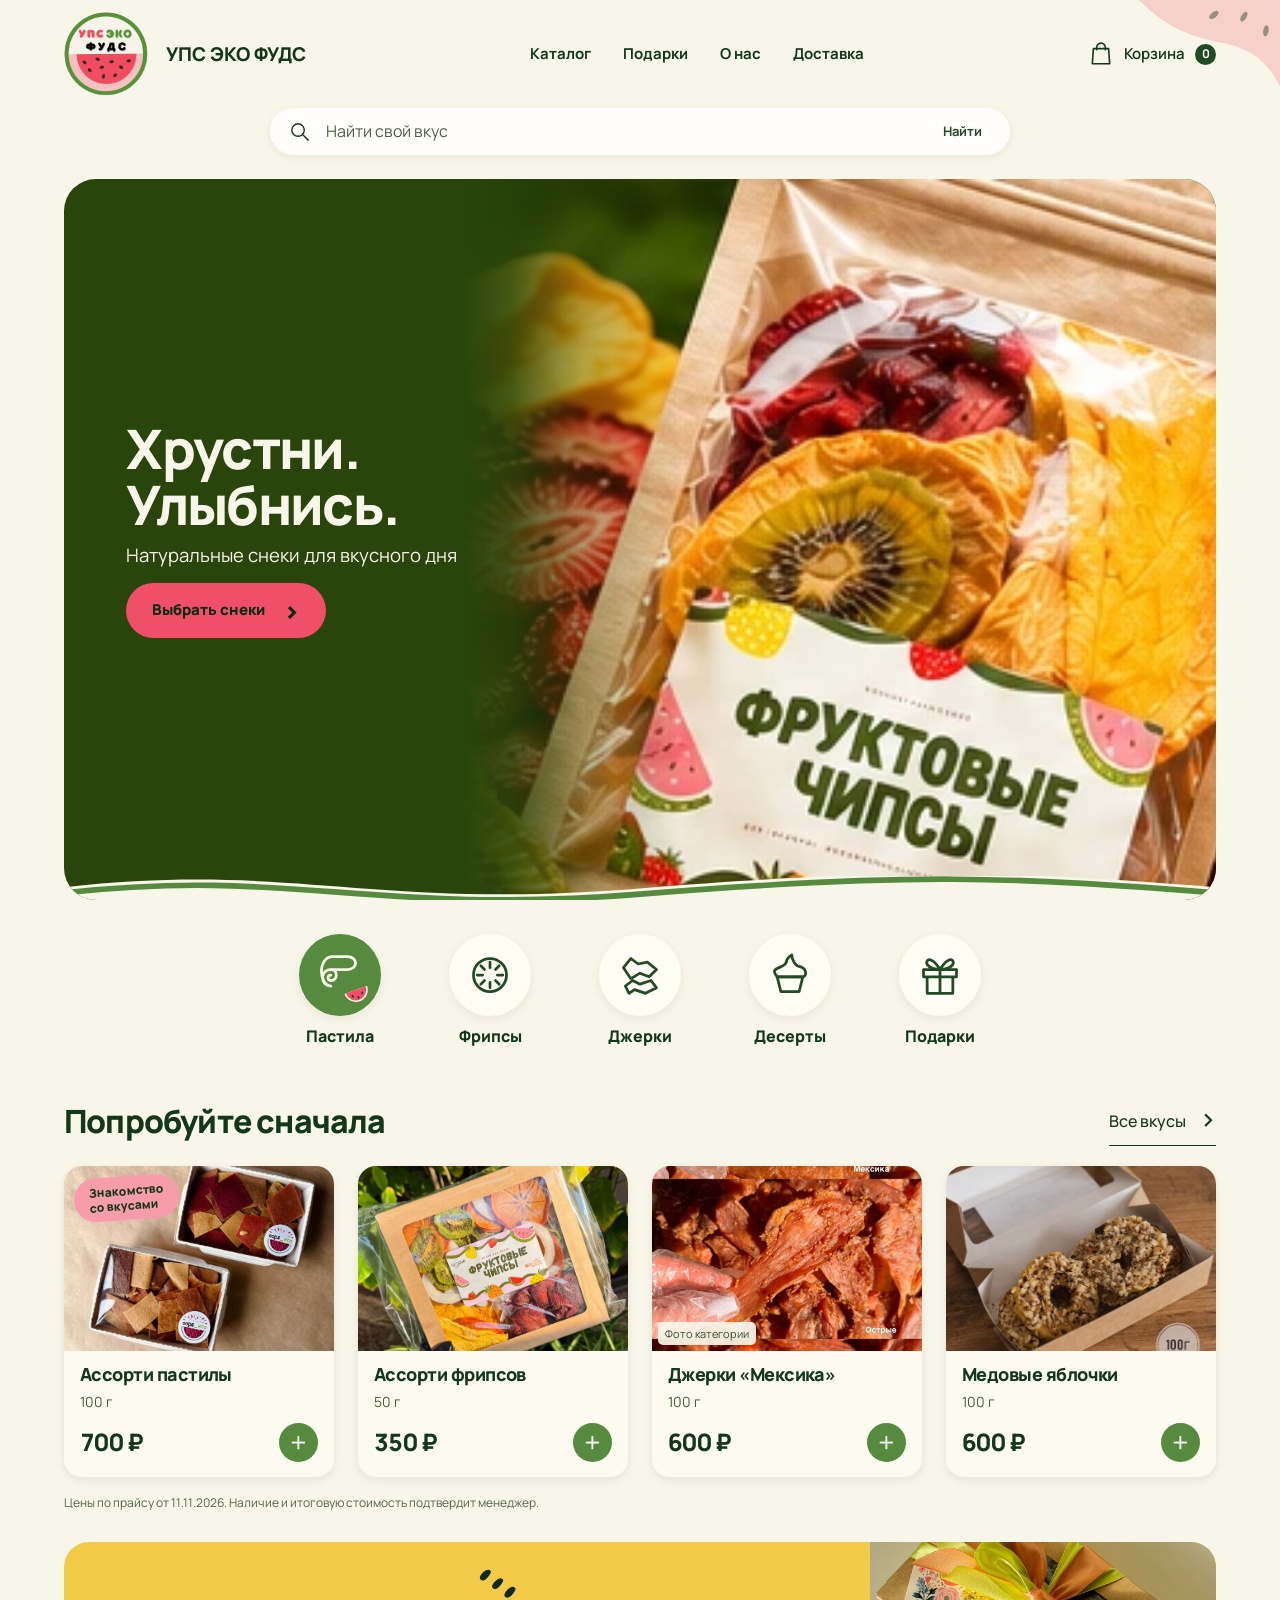
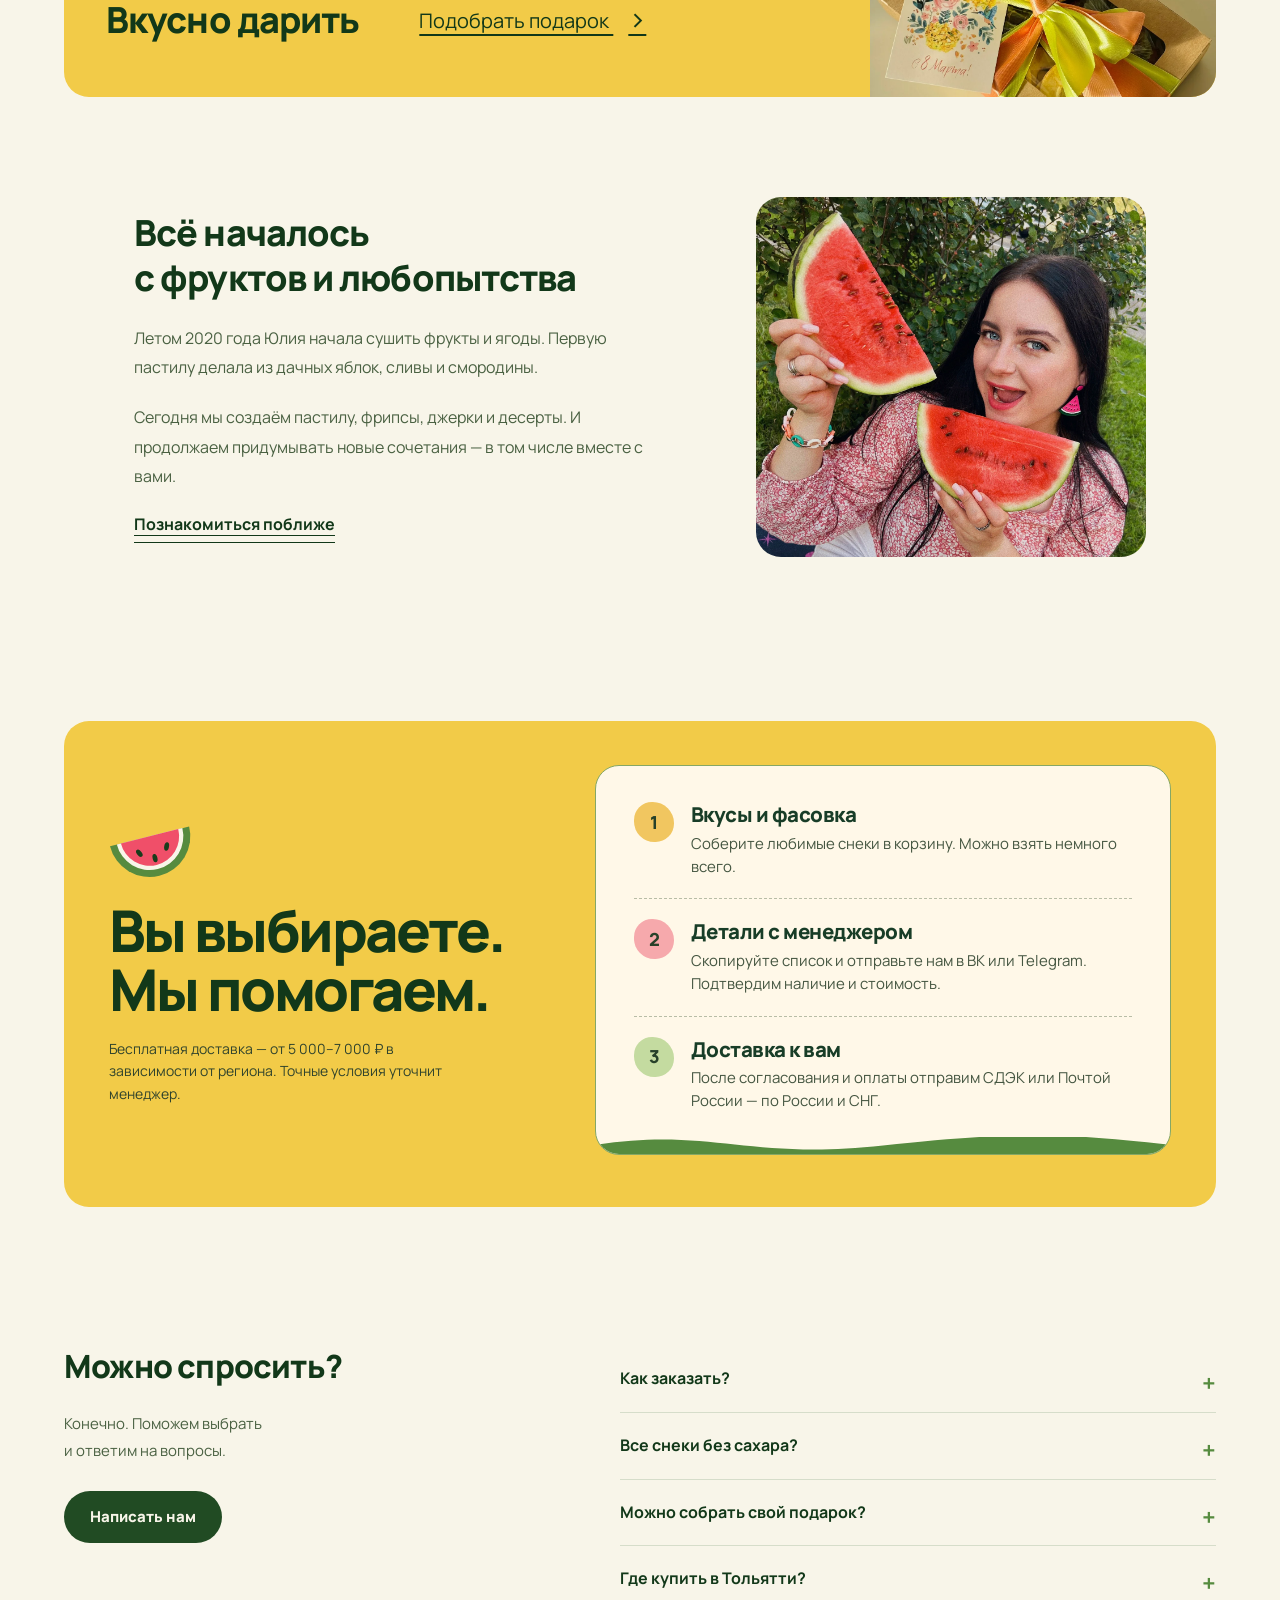
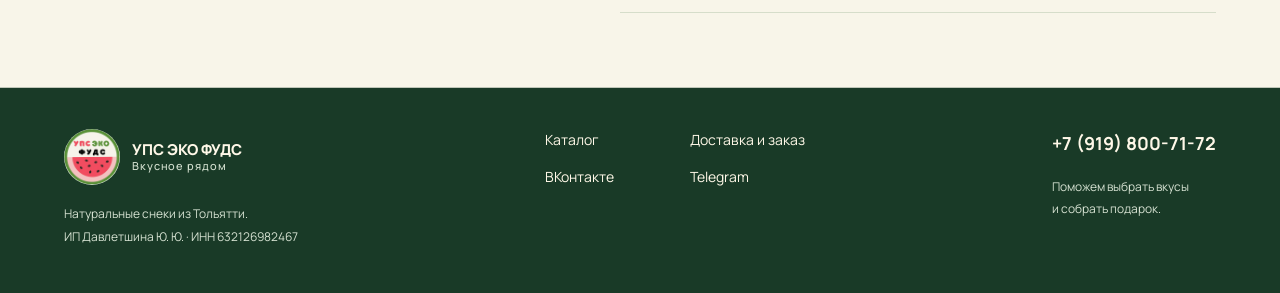
<file: oops-eco-foods/index.html>
<!doctype html><html lang="ru"><head><meta charset="utf-8"><meta name="viewport" content="width=device-width,initial-scale=1"><meta name="robots" content="noindex,nofollow"><meta name="description" content="Пастила, фруктовые чипсы, джерки и подарочные наборы УПС ЭКО ФУДС. Выберите вкус и фасовку. Из Тольятти по России и СНГ."><title>Натуральные снеки — УПС ЭКО ФУДС</title><link rel="stylesheet" href="foundation.css"><meta name="theme-color" content="#f8f5e9"><link rel="icon" href="assets/logo.jpg"><link rel="stylesheet" href="approved.css?v=full-hero"></head><body data-page="home"><header class="shell site-header"><button class="menu-toggle" aria-label="Открыть меню" aria-expanded="false" aria-controls="mobile-menu"><svg viewBox="0 0 24 24" fill="none" stroke="currentColor" stroke-width="1.5" stroke-linecap="round" stroke-linejoin="round" aria-hidden="true"><path d="M4 6h16M4 12h16M4 18h16"/></svg></button><a class="brand" href="index.html"><img src="assets/logo.jpg" width="84" height="84" alt="УПС ЭКО ФУДС — на главную"><span>УПС ЭКО ФУДС</span></a><nav aria-label="Основное меню"><a href="catalog.html">Каталог</a><a href="index.html#gifts">Подарки</a><a href="index.html#about">О нас</a><a href="index.html#delivery">Доставка</a></nav><a href="cart.html" class="cart-link" aria-label="Корзина"><svg viewBox="0 0 24 24" fill="none" stroke="currentColor" stroke-width="1.5" stroke-linecap="round" stroke-linejoin="round" aria-hidden="true"><path d="M5 7h14l1 14H4L5 7Z"/><path d="M8 8V6a4 4 0 0 1 8 0v2"/></svg><span>Корзина</span><b id="cart-count">0</b></a></header><nav id="mobile-menu" class="mobile-menu shell" aria-label="Мобильное меню" hidden><a href="catalog.html">Все вкусы</a><a href="index.html#gifts">Подарки</a><a href="index.html#about">О нас</a><a href="index.html#delivery">Доставка</a><a href="index.html#contacts">Контакты</a></nav><main>
<div class="shell"><form class="home-search" action="catalog.html" role="search"><svg viewBox="0 0 24 24" fill="none" stroke="currentColor" stroke-width="1.5" stroke-linecap="round" stroke-linejoin="round" aria-hidden="true"><circle cx="10.5" cy="10.5" r="6.5"/><path d="m16 16 5 5"/></svg><input name="q" aria-label="Найти свой вкус" placeholder="Найти свой вкус"><button aria-label="Искать" type="submit">Найти</button></form>
<section class="campaign" aria-label="Вкусное знакомство"><picture><source media="(max-width:600px)" srcset="fruit-pouch-mobile.webp"><img class="campaign-photo" src="fruit-pouch-wide.webp" width="787" height="262" fetchpriority="high" alt="Пакет фруктовых чипсов среди ломтиков киви, клубники и рулетиков пастилы"></picture><div class="campaign-copy"><h1>Хрустни.<br>Улыбнись.</h1><p>Натуральные снеки<br class="mobile-break"> для вкусного дня</p><a class="btn coral" href="catalog.html">Выбрать снеки <span aria-hidden="true">›</span></a></div><svg class="rind-wave" viewBox="0 0 1400 40" preserveAspectRatio="none" aria-hidden="true"><path d="M0 18C280-23 370 55 700 20S1150-8 1400 18V40H0Z" fill="#f8f5e9"/><path d="M0 27C280-14 370 64 700 29S1150 1 1400 27" fill="none" stroke="#568b3f" stroke-width="9"/></svg></section>

<nav class="category-choices" aria-label="Выберите категорию"><a class="category-choice" href="catalog.html?category=Пастила"><span class="category-circle"><svg viewBox="0 0 24 24" fill="none" stroke="currentColor" stroke-width="1.5" stroke-linecap="round" stroke-linejoin="round" aria-hidden="true"><path d="M7 18c-6 0-6-9 0-9h9c6 0 6-7 0-7H8C0 2 0 17 7 18Z"/><path d="M7 9c4 0 4 6 0 6-2 0-2-3 0-3"/></svg><img src="assets/watermelon.svg" width="32" height="24" alt=""></span><b>Пастила</b></a><a class="category-choice" href="catalog.html?category=Фрипсы"><span class="category-circle"><svg viewBox="0 0 24 24" fill="none" stroke="currentColor" stroke-width="1.5" stroke-linecap="round" stroke-linejoin="round" aria-hidden="true"><circle cx="12" cy="12" r="9"/><path d="m12 5 0 3m0 8v3M5 12h3m8 0h3m-12-5 2 2m6 6 2 2M7 17l2-2m6-6 2-2"/></svg></span><b>Фрипсы</b></a><a class="category-choice" href="catalog.html?category=Джерки"><span class="category-circle"><svg viewBox="0 0 24 24" fill="none" stroke="currentColor" stroke-width="1.5" stroke-linecap="round" stroke-linejoin="round" aria-hidden="true"><path d="m3 8 4-5 4 3 5-1 5 4-4 4-5-2-5 3-4-6Z"/><path d="m4 18 4-3 4 2 6-2 3 4-6 3-6-2-3 2-2-4Z"/></svg></span><b>Джерки</b></a><a class="category-choice" href="catalog.html?category=Десерты"><span class="category-circle"><svg viewBox="0 0 24 24" fill="none" stroke="currentColor" stroke-width="1.5" stroke-linecap="round" stroke-linejoin="round" aria-hidden="true"><path d="M5 13h14l-2 8H7l-2-8Z"/><path d="M5 13c-5-6 4-4 5-8 0-2 3-4 3-4s0 4 3 6c6 1 5 6 3 6Z"/></svg></span><b>Десерты</b></a><a class="category-choice" href="catalog.html?category=Подарки"><span class="category-circle"><svg viewBox="0 0 24 24" fill="none" stroke="currentColor" stroke-width="1.5" stroke-linecap="round" stroke-linejoin="round" aria-hidden="true"><path d="M3 9h18v4H3Zm2 4v9h14v-9M12 9v13"/><path d="M12 9C0 9 5-3 12 9Zm0 0C24 9 19-3 12 9Z"/></svg></span><b>Подарки</b></a></nav>
<section class="featured-section"><div class="section-top"><h2>Попробуйте сначала</h2><a class="text-link" href="catalog.html">Все вкусы <span aria-hidden="true">›</span></a></div><div class="products" id="featured"></div><p class="price-note">Цены по прайсу от 11.11.2026. Наличие и итоговую стоимость подтвердит менеджер.</p></section>
<section class="gift-banner" id="gifts"><div><h2>Вкусно дарить</h2><a href="catalog.html?category=Подарки">Подобрать подарок <span aria-hidden="true">›</span></a></div><span class="seeds" aria-hidden="true"><i></i><i></i><i></i></span><img src="assets/vk-1269-3.webp" loading="lazy" width="800" height="1100" alt="Подарочный бокс УПС ЭКО ФУДС с лентой"></section>
<section class="brand-story" id="about"><div><h2>Всё началось<br>с фруктов и любопытства</h2><p>Летом 2020 года Юлия начала сушить фрукты и ягоды. Первую пастилу делала из дачных яблок, сливы и смородины.</p><p>Сегодня мы создаём пастилу, фрипсы, джерки и десерты. И продолжаем придумывать новые сочетания — в том числе вместе с вами.</p><a class="text-link" href="story.html">Познакомиться поближе</a></div><img src="assets/vk-113-1.webp" loading="lazy" width="700" height="900" alt="Юлия, основательница УПС ЭКО ФУДС, с арбузом"></section>
</div>
<section class="delivery-band" id="delivery"><div class="shell"><h2>Вы выбираете. Мы помогаем.</h2><div class="steps"><article><span class="step-n">1</span><h3>Вкусы и фасовка</h3><p>Соберите любимые снеки в корзину. Можно взять немного всего.</p></article><article><span class="step-n">2</span><h3>Детали с менеджером</h3><p>Скопируйте список и отправьте нам в ВК или Telegram. Подтвердим наличие и стоимость.</p></article><article><span class="step-n">3</span><h3>Доставка к вам</h3><p>После согласования и оплаты отправим СДЭК или Почтой России — по России и СНГ.</p></article></div><p class="price-note">Бесплатная доставка — от 5 000–7 000 ₽ в зависимости от региона. Точные условия уточнит менеджер.</p></div></section>
<section class="shell faq-section"><div><h2>Можно спросить?</h2><p>Конечно. Поможем выбрать<br>и ответим на вопросы.</p><a class="btn" href="https://vk.ru/im?sel=-37708318" target="_blank" rel="noopener">Написать нам</a></div><div><details><summary>Как заказать?</summary><p>Добавьте товары в корзину, проверьте список, скопируйте его и отправьте в официальные сообщения бренда. Менеджер согласует состав заказа, доставку и оплату.</p></details><details><summary>Все снеки без сахара?</summary><p>Состав зависит от конкретного продукта. В ассортименте есть мёд, шоколад, орехи и молочные ингредиенты. Перед покупкой уточните полный состав и аллергены.</p></details><details><summary>Можно собрать свой подарок?</summary><p>Да. Обсудите с командой повод, количество наборов и желаемое наполнение. Цену и сроки сборки подтвердит менеджер.</p></details><details><summary>Где купить в Тольятти?</summary><p>В публикации от 16.04.2026 указаны партнёрские магазины «Ферма вкуса»: Юбилейная, 40/5 и Баныкина, 19 ст. 2. График и наличие уточняйте перед поездкой.</p></details></div></section>
</main><footer class="shell" id="contacts"><div><a class="brand" href="index.html"><img src="assets/logo.jpg" width="56" height="56" alt=""><span>УПС ЭКО ФУДС<small>Вкусное рядом</small></span></a><p>Натуральные снеки из Тольятти.<br>ИП Давлетшина Ю. Ю. · ИНН 632126982467</p></div><div class="footer-links"><a href="catalog.html">Каталог</a><a href="index.html#delivery">Доставка и заказ</a><a href="https://vk.ru/oops_eco_foods" target="_blank" rel="noopener">ВКонтакте</a><a href="https://t.me/oops_eco_foods" target="_blank" rel="noopener">Telegram</a></div><div><a class="footer-phone" href="tel:+79198007172">+7 (919) 800-71-72</a><p>Поможем выбрать вкусы<br>и собрать подарок.</p></div></footer><nav class="bottom-nav" aria-label="Быстрая навигация"><a href="index.html"><svg viewBox="0 0 24 24" fill="none" stroke="currentColor" stroke-width="1.5" stroke-linecap="round" stroke-linejoin="round" aria-hidden="true"><path d="m3 10 9-7 9 7v11h-7v-7h-4v7H3Z"/></svg><span>Главная</span></a><a href="catalog.html"><img src="assets/watermelon.svg" alt="" width="30" height="30"><span>Каталог</span></a><a href="cart.html"><svg viewBox="0 0 24 24" fill="none" stroke="currentColor" stroke-width="1.5" stroke-linecap="round" stroke-linejoin="round" aria-hidden="true"><path d="M5 7h14l1 14H4L5 7Z"/><path d="M8 8V6a4 4 0 0 1 8 0v2"/></svg><span>Корзина</span></a><a href="index.html#contacts"><svg viewBox="0 0 24 24" fill="none" stroke="currentColor" stroke-width="1.5" stroke-linecap="round" stroke-linejoin="round" aria-hidden="true"><path d="M6 3 3 6c0 8 7 15 15 15l3-3-5-4-3 2-5-5 2-3-4-5Z"/></svg><span>Контакты</span></a></nav><div class="toast" role="status" id="toast"></div><script src="products.js"></script><script src="store.js"></script></body></html>
</file>
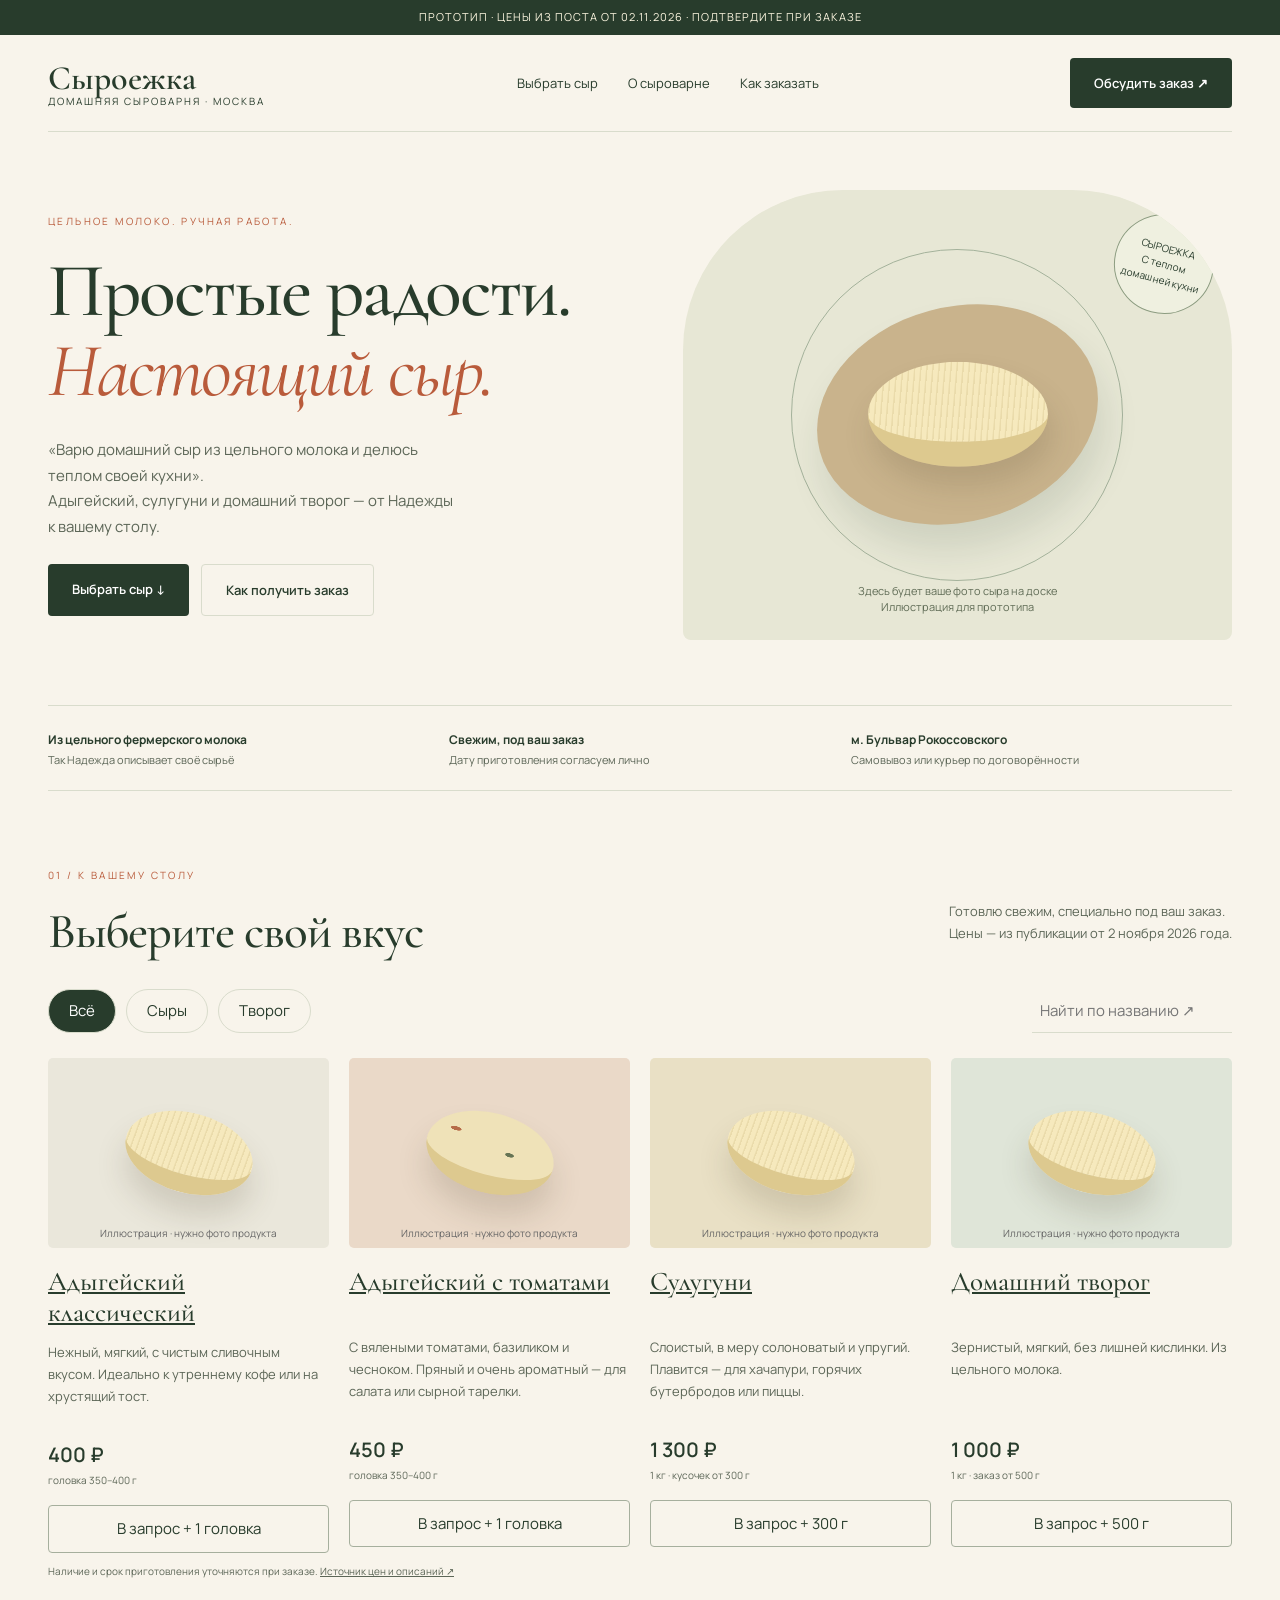
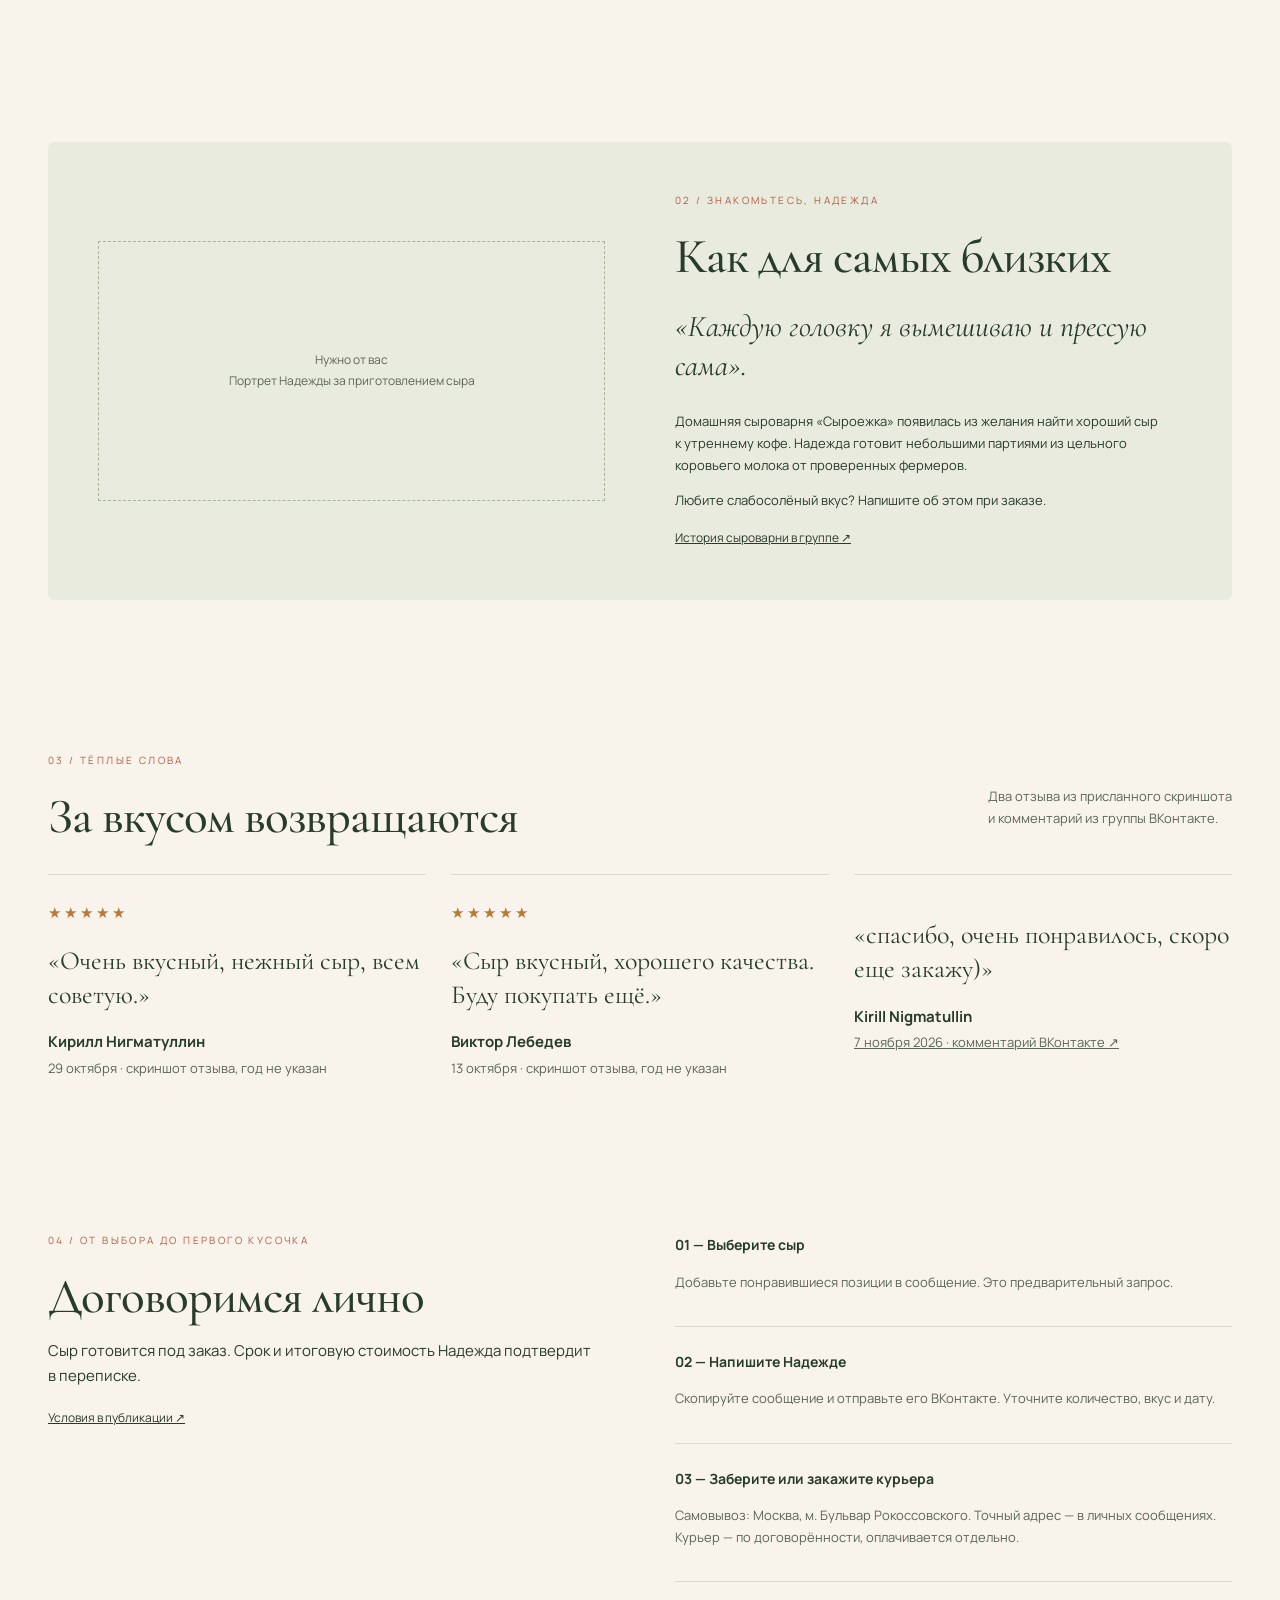
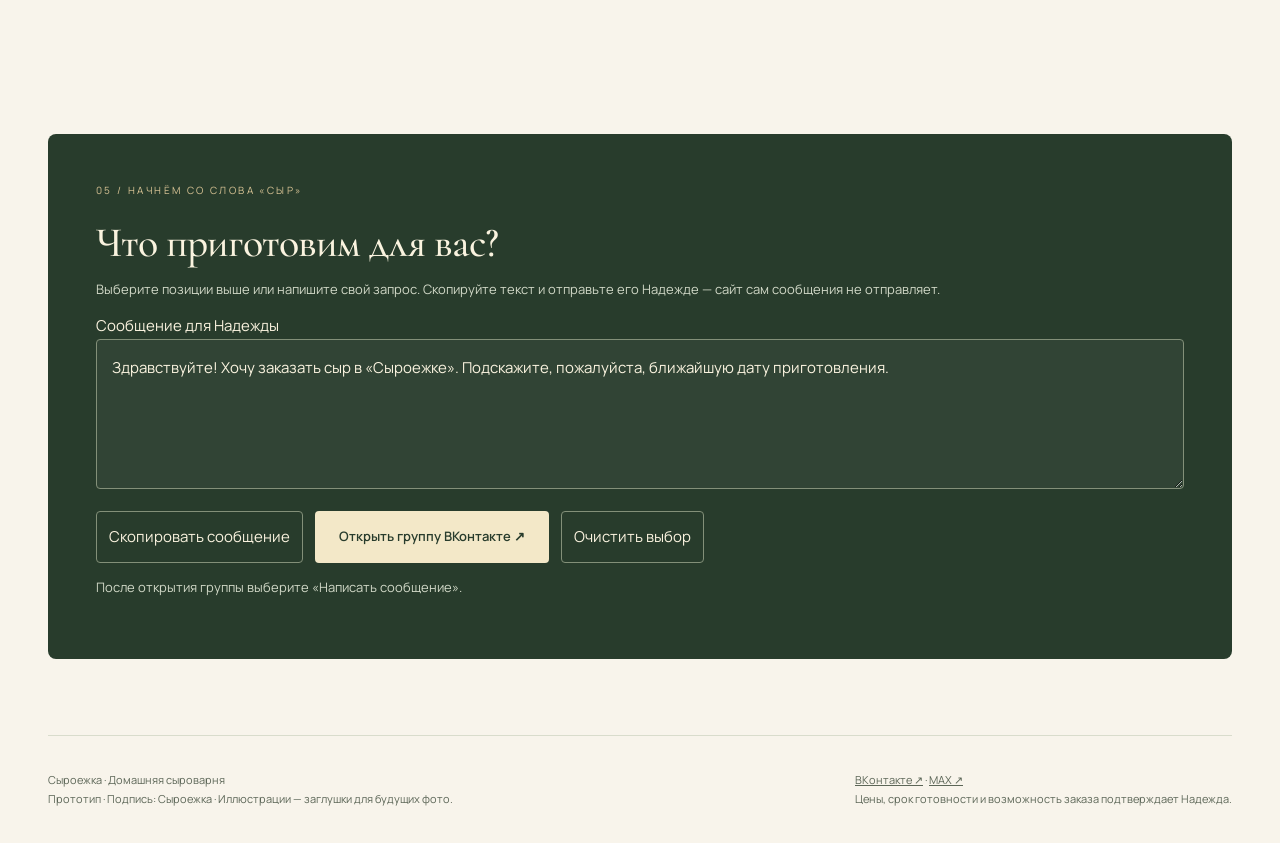
<file: syroezhka/index.html>
<!DOCTYPE html><html lang="ru"><head><meta charset="UTF-8"><meta name="viewport" content="width=device-width, initial-scale=1"><meta name="robots" content="noindex,nofollow"><title>Сыроежка — домашний сыр в Москве</title><meta name="description" content="Домашний сыр из цельного молока. Адыгейский, сулугуни и творог под заказ. Москва, метро Бульвар Рокоссовского."><link rel="stylesheet" href="style.css"><style>*{box-sizing:border-box}html{scroll-behavior:smooth}body{margin:0;background:var(--bg);color:var(--ink);font-family:Manrope,Arial,sans-serif;line-height:1.65}.wrap{max-width:1240px;margin:auto;padding:0 38px}@import url('https://fonts.googleapis.com/css2?family=Cormorant+Garamond:wght@400;500;600&family=Manrope:wght@400;500;600;700&display=swap');
:root{--bg:#f8f4eb;--ink:#283c2c;--muted:#727669;--accent:#b95b3b;--line:#d9dccc;--card:#fffcf6}*{box-sizing:border-box}html{scroll-behavior:smooth}body{margin:0;background:var(--bg);color:var(--ink);font:15px/1.7 Manrope,Arial,sans-serif}a{color:inherit}button,input,textarea,select{font:inherit}button,a.btn{cursor:pointer}button:focus-visible,a:focus-visible,input:focus-visible{outline:3px solid #b95b3b;outline-offset:4px}.wrap{max-width:1280px;margin:auto;padding:0 48px}.notice{text-align:center;background:#283c2c;color:#fbf5df;font-size:11px;letter-spacing:1px;padding:8px}header{display:flex;align-items:center;justify-content:space-between;padding:23px 0;border-bottom:1px solid var(--line);gap:20px}.logo{font:600 34px Cormorant Garamond,Georgia,serif;text-decoration:none}.logo span{font:10px Manrope;display:block;letter-spacing:2px;text-transform:uppercase;margin-top:-5px}nav{display:flex;gap:30px}nav a{text-decoration:none;font-size:13px}.btn,button.primary{display:inline-block;background:var(--ink);color:white;text-decoration:none;border:0;padding:14px 24px;border-radius:4px;font-weight:600;font-size:13px}.btn.light{background:transparent;border:1px solid var(--line);color:var(--ink)}h1,h2,h3{font-family:Cormorant Garamond,Georgia,serif;font-weight:500;line-height:1.05;margin:0}h1{font-size:76px;letter-spacing:-2px}h2{font-size:49px;letter-spacing:-1px}h3{font-size:29px}.eyebrow{font-size:10px;letter-spacing:2.4px;text-transform:uppercase;margin-bottom:22px;color:var(--accent)}.hero{display:grid;grid-template-columns:1.05fr 1fr;gap:58px;align-items:center;padding:58px 0 65px}.hero p{max-width:420px;color:var(--muted);margin:25px 0}.hero em{font-weight:400;color:var(--accent)}.actions{display:flex;flex-wrap:wrap;gap:12px}.scene{height:450px;position:relative;display:grid;place-items:center;background:#e7e7d5;border-radius:160px 160px 8px 8px;overflow:hidden}.scene:before{content:'';width:330px;height:330px;border:1px solid #a4b29b;border-radius:50%;position:absolute}.scene .dish{width:285px;height:215px;background:#c9b38c;border-radius:50%;transform:rotate(-15deg);box-shadow:0 25px 35px #283c2c20;display:grid;place-items:center}.cheese{display:block;width:180px;height:105px;background:repeating-linear-gradient(95deg,#f6e9bd 0 4px,#eadbab 5px 6px);border-radius:50%;border-bottom:25px solid #ddc98f;box-shadow:5px 20px 30px #4b44292b;transform:rotate(15deg)}.red .cheese{background:radial-gradient(ellipse at 20% 40%,#b66b48 0 5px,transparent 6px),radial-gradient(ellipse at 65% 60%,#667454 0 4px,transparent 5px),#efe2b8}.scene .label{position:absolute;bottom:24px;text-align:center;font-size:11px;color:#606c56;line-height:1.5}.stamp{position:absolute;top:24px;right:18px;border:1px solid #8c9c80;border-radius:50%;width:100px;height:100px;display:grid;place-items:center;text-align:center;font-size:10px;line-height:1.6;transform:rotate(15deg);background:#eff0e0}.strip{border-top:1px solid var(--line);border-bottom:1px solid var(--line);display:grid;grid-template-columns:repeat(3,1fr);padding:20px 0;gap:20px}.strip b{font-size:12px}.strip span{display:block;color:var(--muted);font-size:11px}.section{padding:76px 0}.heading{display:flex;justify-content:space-between;align-items:end;gap:25px;margin-bottom:32px}.heading p{font-size:12px;color:var(--muted);max-width:330px}.filters{display:flex;gap:10px;flex-wrap:wrap;margin-bottom:25px}.filters button{background:transparent;border:1px solid var(--line);border-radius:30px;padding:8px 20px;color:var(--ink)}.filters button[aria-pressed=true]{background:var(--ink);color:white}.filters input{margin-left:auto;background:transparent;border:0;border-bottom:1px solid var(--line);padding:8px;max-width:100%}.grid{display:grid;grid-template-columns:repeat(4,1fr);gap:20px}.photo{height:190px;background:#eae7db;display:grid;place-items:center;position:relative;overflow:hidden;border-radius:5px}.photo .cheese{width:130px;height:80px;border-bottom-width:18px}.photo small{position:absolute;bottom:6px;font-size:9px;color:#666}.photo.red{background:#ead9c8}.photo.gold{background:#e9e0c5}.photo.green{background:#dfe5d8}.card h3{font-size:27px;margin-top:18px;min-height:57px}.card p{font-size:12px;color:var(--muted);min-height:84px}.price{font-size:20px;font-weight:600}.unit{font-size:10px;color:var(--muted)}.card button{width:100%;background:transparent;border:1px solid #a6af9d;border-radius:4px;color:var(--ink);padding:10px;margin-top:16px}.card button:hover{background:var(--ink);color:#fff}.story{display:grid;grid-template-columns:1fr 1fr;gap:70px;align-items:center;background:#e9ebdf;padding:50px;border-radius:6px}.portrait{height:260px;border:1px dashed #a8b49d;display:grid;place-items:center;text-align:center;color:var(--muted);font-size:12px}.story blockquote{font:italic 30px/1.3 Cormorant Garamond;margin:25px 0}.story p{font-size:13px}.reviews{display:grid;grid-template-columns:repeat(3,1fr);gap:25px}.review{border-top:1px solid var(--line);padding-top:25px}.stars{color:#b97a39;letter-spacing:3px}.review blockquote{font:26px/1.3 Cormorant Garamond;margin:18px 0}.review small{color:var(--muted);font-size:10px}.delivery{display:grid;grid-template-columns:1fr 1fr;gap:70px}.steps{display:grid;gap:22px}.step{border-bottom:1px solid var(--line);padding-bottom:20px}.step b{font-size:14px}.step p{font-size:12px;color:var(--muted)}.order{background:var(--ink);color:#faf3df;padding:48px;border-radius:8px}.order h2{font-size:42px}.order p{font-size:12px;color:#d1d8c7}.order textarea{width:100%;min-height:150px;background:#ffffff0b;color:inherit;border:1px solid #839079;border-radius:4px;padding:15px}.order .btn{background:#f3e8c8;color:var(--ink);margin-top:15px}.order button{border:1px solid #839079;background:transparent;color:inherit;padding:12px;margin-top:15px;border-radius:4px}footer{padding:35px 0;border-top:1px solid var(--line);font-size:11px;color:var(--muted);display:flex;justify-content:space-between;gap:20px}.empty{padding:30px;border:1px dashed var(--line);grid-column:1/-1}.detail{max-width:850px;margin:60px auto}.detail .photo{height:300px}.detail h1{font-size:55px;margin:30px 0}.missing{font-size:12px;border:1px dashed #a4ad98;padding:16px;margin-top:20px}.back{font-size:12px}dialog{max-width:600px;width:calc(100% - 30px);background:var(--bg);color:var(--ink);border:1px solid var(--line);padding:30px}dialog::backdrop{background:#17271ac9}@media(max-width:900px){.wrap{padding:0 24px}nav{gap:12px}.hero{gap:24px}h1{font-size:55px}.scene{height:360px}.grid{grid-template-columns:repeat(2,1fr)}.story{gap:30px;padding:30px}}@media(max-width:600px){nav{display:none}.wrap{padding:0 20px}.logo{font-size:29px}header .btn{padding:10px 14px}.hero{grid-template-columns:1fr;padding-top:35px;gap:30px}h1{font-size:54px}.hero p{font-size:14px}.scene{height:330px}.strip{grid-template-columns:1fr;gap:12px}.section{padding:48px 0}.heading{display:block}h2{font-size:40px}.grid{gap:20px 14px}.photo{height:145px}.card h3{font-size:24px;min-height:72px}.card p{min-height:145px}.filters input{width:100%;margin:0}.story,.delivery,.reviews{grid-template-columns:1fr;gap:28px}.portrait{height:220px}.story{padding:24px}.order{padding:25px}footer{flex-direction:column}.detail h1{font-size:44px}}
@media(max-width:900px){h1{font-size:56px}.hero{gap:25px}.grid{grid-template-columns:repeat(2,1fr)}.story{gap:30px;padding:30px}.reviews{gap:16px}header nav{display:none}}@media(max-width:600px){.wrap{padding:0 20px}header{padding:18px 0}.logo{font-size:30px}header .btn{font-size:11px;padding:10px}h1{font-size:50px}h2{font-size:38px}.hero{grid-template-columns:1fr;padding:35px 0;gap:30px}.scene{height:320px}.strip{grid-template-columns:1fr;gap:14px}.section{padding:45px 0}.heading{display:block}.grid{grid-template-columns:1fr 1fr;gap:14px}.photo{height:145px}.photo .cheese{width:100px;height:65px}.card h3{font-size:23px;min-height:70px}.card p{min-height:150px}.card button{font-size:11px;padding:10px 5px}.filters input{width:100%;margin:10px 0}.story,.delivery,.reviews{grid-template-columns:1fr;gap:28px}.story{padding:22px}.portrait{height:180px}.order{padding:24px}.order h2{font-size:35px}footer{flex-direction:column}.detail h1{font-size:42px}.detail{margin:35px auto}.stamp{width:80px;height:80px;font-size:9px}}
</style><style>:root{--muted:#5c6657}.card p,.heading p,.step p,.story p,.order p,.review small{font-size:13px}.card h3{line-height:1.15}.photo small{font-size:10px}</style><style>:root{--muted:#5c6657}.card p,.heading p,.step p,.story p,.order p,.review small{font-size:13px}.card h3{line-height:1.15}.photo small{font-size:10px}</style><style>:root{--muted:#5c6657}.card p,.heading p,.step p,.story p,.order p,.review small{font-size:13px}.card h3{line-height:1.15}.photo small{font-size:10px}</style></head><body><div class="notice">ПРОТОТИП · ЦЕНЫ ИЗ&nbsp;ПОСТА ОТ&nbsp;02.11.2026 · ПОДТВЕРДИТЕ ПРИ&nbsp;ЗАКАЗЕ</div><div class="wrap"><header><a class="logo" href="index.html">Сыроежка<span>Домашняя сыроварня · Москва</span></a><nav><a href="catalog.html">Выбрать сыр</a><a href="index.html#about">О&nbsp;сыроварне</a><a href="index.html#delivery">Как&nbsp;заказать</a></nav><a class="btn" href="index.html#order">Обсудить заказ ↗</a></header><main><section class="hero"><div><div class="eyebrow">Цельное молоко. Ручная работа.</div><h1>Простые радости.<br><em>Настоящий сыр.</em></h1><p>«Варю домашний сыр из&nbsp;цельного молока и&nbsp;делюсь теплом своей кухни».<br>Адыгейский, сулугуни и&nbsp;домашний творог&nbsp;— от&nbsp;Надежды к&nbsp;вашему столу.</p><div class="actions"><a class="btn" href="#catalog">Выбрать сыр ↓</a><a class="btn light" href="#delivery">Как&nbsp;получить заказ</a></div></div><div class="scene" aria-label="Условная иллюстрация сыра, заглушка фотографии"><div class="dish"><i class="cheese"></i></div><div class="stamp">СЫРОЕЖКА<br>С&nbsp;теплом<br>домашней кухни</div><div class="label">Здесь будет ваше фото сыра на&nbsp;доске<br>Иллюстрация для&nbsp;прототипа</div></div></section><div class="strip"><div><b>Из&nbsp;цельного фермерского молока</b><span>Так&nbsp;Надежда описывает своё сырьё</span></div><div><b>Свежим, под&nbsp;ваш&nbsp;заказ</b><span>Дату приготовления согласуем лично</span></div><div><b>м. Бульвар Рокоссовского</b><span>Самовывоз или&nbsp;курьер по&nbsp;договорённости</span></div></div><section class="section" id="catalog"><div class="heading"><div><div class="eyebrow">01 / К&nbsp;вашему столу</div><h2>Выберите свой вкус</h2></div><p>Готовлю свежим, специально под&nbsp;ваш&nbsp;заказ.<br>Цены&nbsp;— из&nbsp;публикации от&nbsp;2 ноября 2026 года.</p></div><div class="filters"><button data-filter="Все" aria-pressed="true">Всё</button><button data-filter="Сыры" aria-pressed="false">Сыры</button><button data-filter="Творог" aria-pressed="false">Творог</button><input id="search" type="search" aria-label="Найти по названию" placeholder="Найти по названию ↗"></div><div class="grid" id="products"></div><p class="unit">Наличие и&nbsp;срок приготовления уточняются при&nbsp;заказе. <a href="https://vk.ru/wall-242147455_10">Источник цен и&nbsp;описаний ↗</a></p></section><section class="section" id="about"><div class="story"><div class="portrait">Нужно от&nbsp;вас<br>Портрет Надежды за&nbsp;приготовлением сыра</div><div><div class="eyebrow">02 / Знакомьтесь, Надежда</div><h2>Как&nbsp;для&nbsp;самых близких</h2><blockquote>«Каждую головку я&nbsp;вымешиваю и&nbsp;прессую сама».</blockquote><p>Домашняя сыроварня «Сыроежка» появилась из&nbsp;желания найти хороший сыр к&nbsp;утреннему кофе. Надежда готовит небольшими партиями из&nbsp;цельного коровьего молока от&nbsp;проверенных фермеров.</p><p>Любите слабосолёный вкус? Напишите об&nbsp;этом при&nbsp;заказе.</p><a href="https://vk.ru/wall-242147455_1" class="back">История сыроварни в&nbsp;группе ↗</a></div></div></section><section class="section"><div class="heading"><div><div class="eyebrow">03 / Тёплые слова</div><h2>За&nbsp;вкусом возвращаются</h2></div><p>Два отзыва из&nbsp;присланного скриншота<br>и&nbsp;комментарий из&nbsp;группы ВКонтакте.</p></div><div class="reviews"><div class="review"><div class="stars" aria-label="5 звёзд">★★★★★</div><blockquote>«Очень вкусный, нежный сыр, всем советую.»</blockquote><b>Кирилл Нигматуллин</b><br><small>29 октября · скриншот отзыва, год не&nbsp;указан</small></div><div class="review"><div class="stars" aria-label="5 звёзд">★★★★★</div><blockquote>«Сыр вкусный, хорошего качества. Буду покупать ещё.»</blockquote><b>Виктор Лебедев</b><br><small>13 октября · скриншот отзыва, год не&nbsp;указан</small></div><div class="review"><blockquote>«спасибо, очень понравилось, скоро еще закажу)»</blockquote><b>Kirill Nigmatullin</b><br><small><a href="https://vk.ru/wall-242147455_7?reply=12">7 ноября 2026 · комментарий ВКонтакте ↗</a></small></div></div></section><section class="section delivery" id="delivery"><div><div class="eyebrow">04 / От&nbsp;выбора до&nbsp;первого кусочка</div><h2>Договоримся лично</h2><p>Сыр готовится под&nbsp;заказ. Срок и&nbsp;итоговую стоимость Надежда подтвердит в&nbsp;переписке.</p><a class="back" href="https://vk.ru/wall-242147455_10">Условия в&nbsp;публикации ↗</a></div><div class="steps"><div class="step"><b>01&nbsp;— Выберите сыр</b><p>Добавьте понравившиеся позиции в&nbsp;сообщение. Это&nbsp;предварительный запрос.</p></div><div class="step"><b>02&nbsp;— Напишите Надежде</b><p>Скопируйте сообщение и&nbsp;отправьте его&nbsp;ВКонтакте. Уточните количество, вкус и&nbsp;дату.</p></div><div class="step"><b>03&nbsp;— Заберите или&nbsp;закажите курьера</b><p>Самовывоз: Москва, м. Бульвар Рокоссовского. Точный адрес&nbsp;— в&nbsp;личных сообщениях. Курьер&nbsp;— по&nbsp;договорённости, оплачивается отдельно.</p></div></div></section><section class="section" id="order"><div class="order"><div class="eyebrow" style="color:#dac596">05 / Начнём со&nbsp;слова «Сыр»</div><h2>Что&nbsp;приготовим для&nbsp;вас?</h2><p>Выберите позиции выше или&nbsp;напишите свой запрос. Скопируйте текст и&nbsp;отправьте его&nbsp;Надежде&nbsp;— сайт сам сообщения не&nbsp;отправляет.</p><label for="message">Сообщение для&nbsp;Надежды</label><textarea id="message">Здравствуйте! Хочу заказать сыр в&nbsp;«Сыроежке». Подскажите, пожалуйста, ближайшую дату приготовления.</textarea><div class="actions"><button id="copy">Скопировать сообщение</button><a class="btn" href="https://vk.ru/club242147455" target="_blank" rel="noopener">Открыть группу ВКонтакте ↗</a><button id="clear">Очистить выбор</button></div><p id="status" role="status" aria-live="polite">После&nbsp;открытия группы выберите «Написать сообщение».</p></div></section></main><footer><div>Сыроежка · Домашняя сыроварня<br>Прототип · Подпись: Сыроежка · Иллюстрации&nbsp;— заглушки для&nbsp;будущих фото.</div><div><a href="https://vk.ru/club242147455">ВКонтакте ↗</a> · <a href="https://max.ru/join/47HnGZivB5iivGscGz2WhyN36rDw-s63Lx73Vy1HTiA">MAX ↗</a><br>Цены, срок готовности и&nbsp;возможность заказа подтверждает Надежда.</div></footer></div><script src="js/data.js"></script><script src="js/main.js"></script></body></html>
</file>
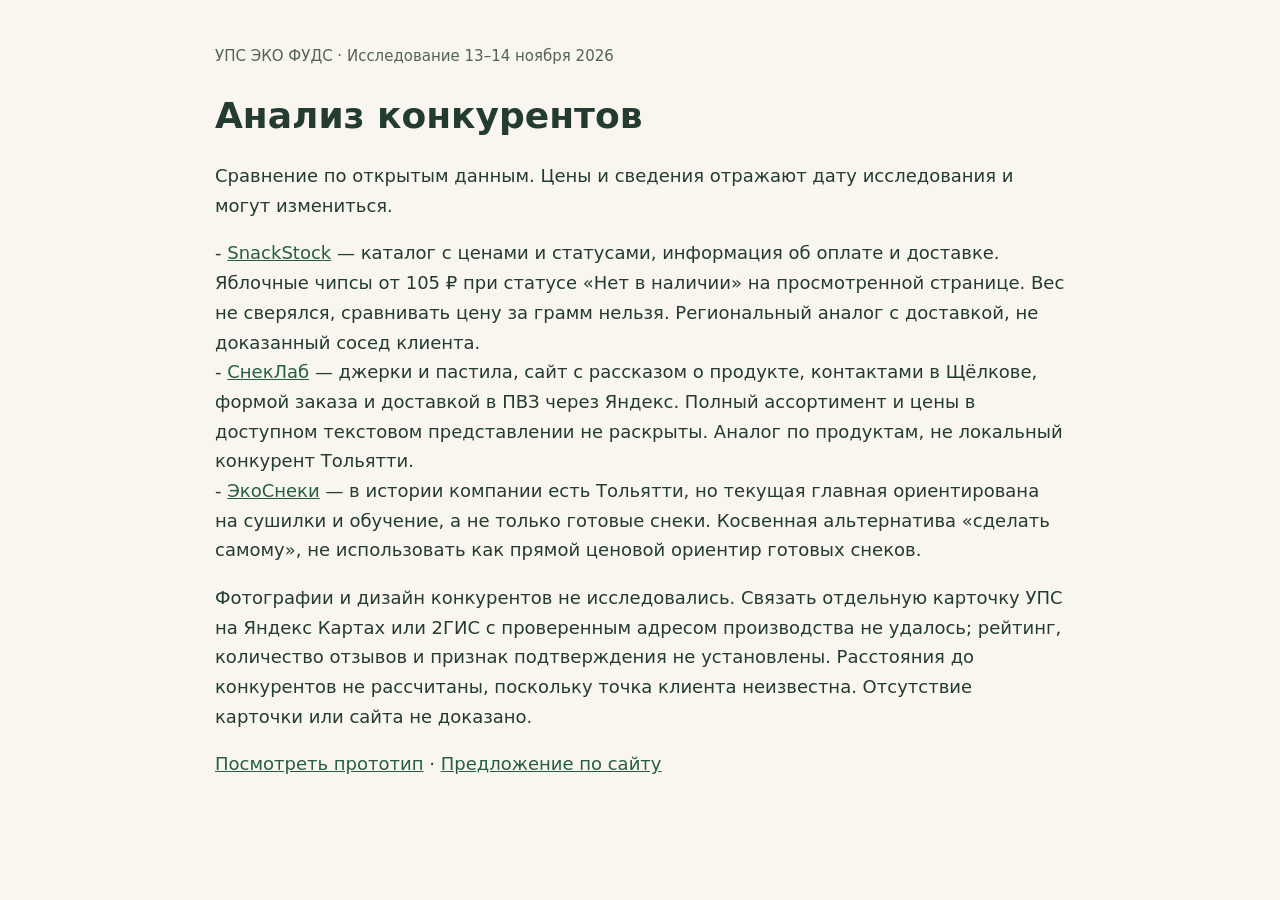
<file: oops-eco-foods/analysis/index.html>
<!doctype html><html lang="ru"><meta charset="utf-8"><meta name="viewport" content="width=device-width,initial-scale=1"><meta name="robots" content="noindex,nofollow"><title>Анализ конкурентов — УПС ЭКО ФУДС</title><style>body{font:18px/1.65 system-ui,sans-serif;color:#243b31;background:#f8f6ef;margin:0;padding:40px 24px}main{max-width:850px;margin:auto}h1{line-height:1.2}a{color:#275e43}small{color:#536358}</style><main><small>УПС ЭКО ФУДС · Исследование 13–14 ноября 2026</small><h1>Анализ конкурентов</h1><p>Сравнение по открытым данным. Цены и сведения отражают дату исследования и могут измениться.</p><p>- <a href="https://snackstock.ru/">SnackStock</a> — каталог с ценами и статусами, информация об оплате и доставке. Яблочные чипсы от 105 ₽ при статусе «Нет в наличии» на просмотренной странице. Вес не сверялся, сравнивать цену за грамм нельзя. Региональный аналог с доставкой, не доказанный сосед клиента.<br>- <a href="https://sneklab.ru/">СнекЛаб</a> — джерки и пастила, сайт с рассказом о продукте, контактами в Щёлкове, формой заказа и доставкой в ПВЗ через Яндекс. Полный ассортимент и цены в доступном текстовом представлении не раскрыты. Аналог по продуктам, не локальный конкурент Тольятти.<br>- <a href="https://www.ecosneki.ru/">ЭкоСнеки</a> — в истории компании есть Тольятти, но текущая главная ориентирована на сушилки и обучение, а не только готовые снеки. Косвенная альтернатива «сделать самому», не использовать как прямой ценовой ориентир готовых снеков.</p><p>Фотографии и дизайн конкурентов не исследовались. Связать отдельную карточку УПС на Яндекс Картах или 2ГИС с проверенным адресом производства не удалось; рейтинг, количество отзывов и признак подтверждения не установлены. Расстояния до конкурентов не рассчитаны, поскольку точка клиента неизвестна. Отсутствие карточки или сайта не доказано.</p><p><a href="../">Посмотреть прототип</a> · <a href="../kp/">Предложение по сайту</a></p></main></html>
</file>
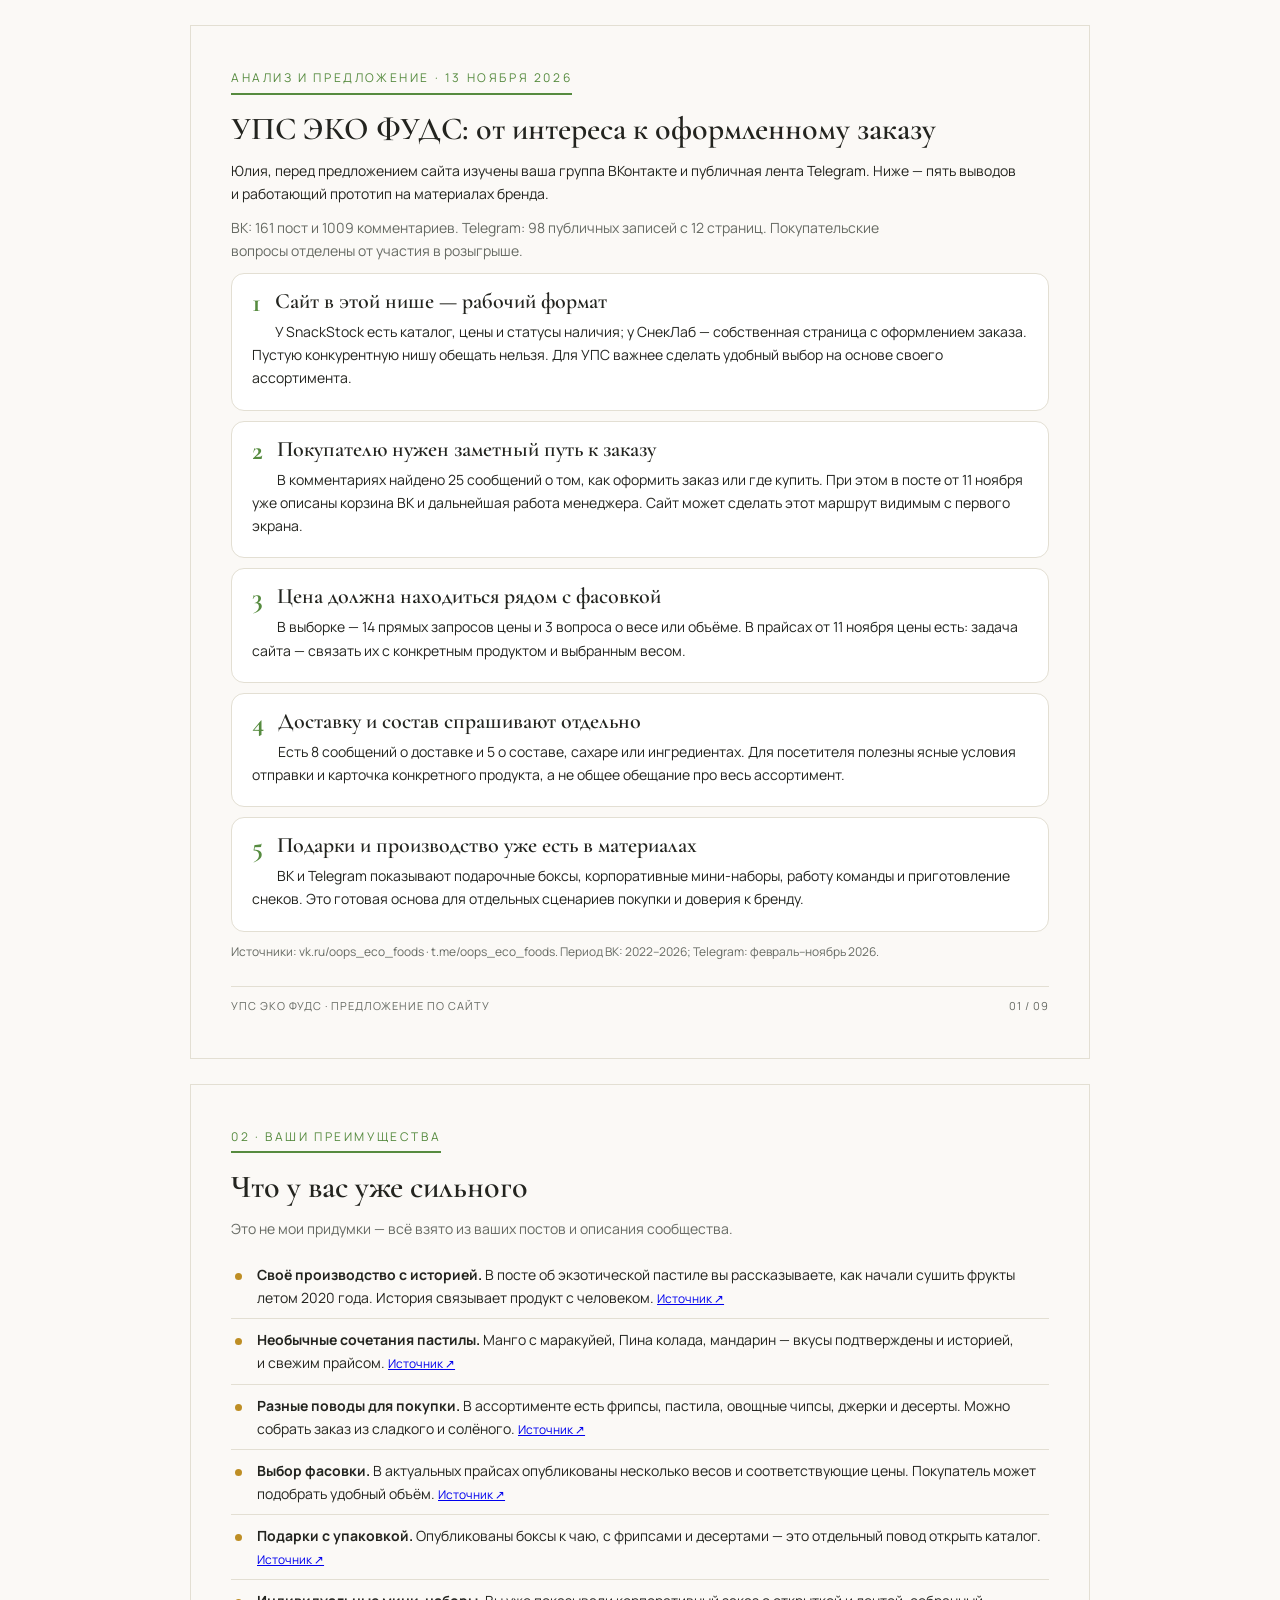
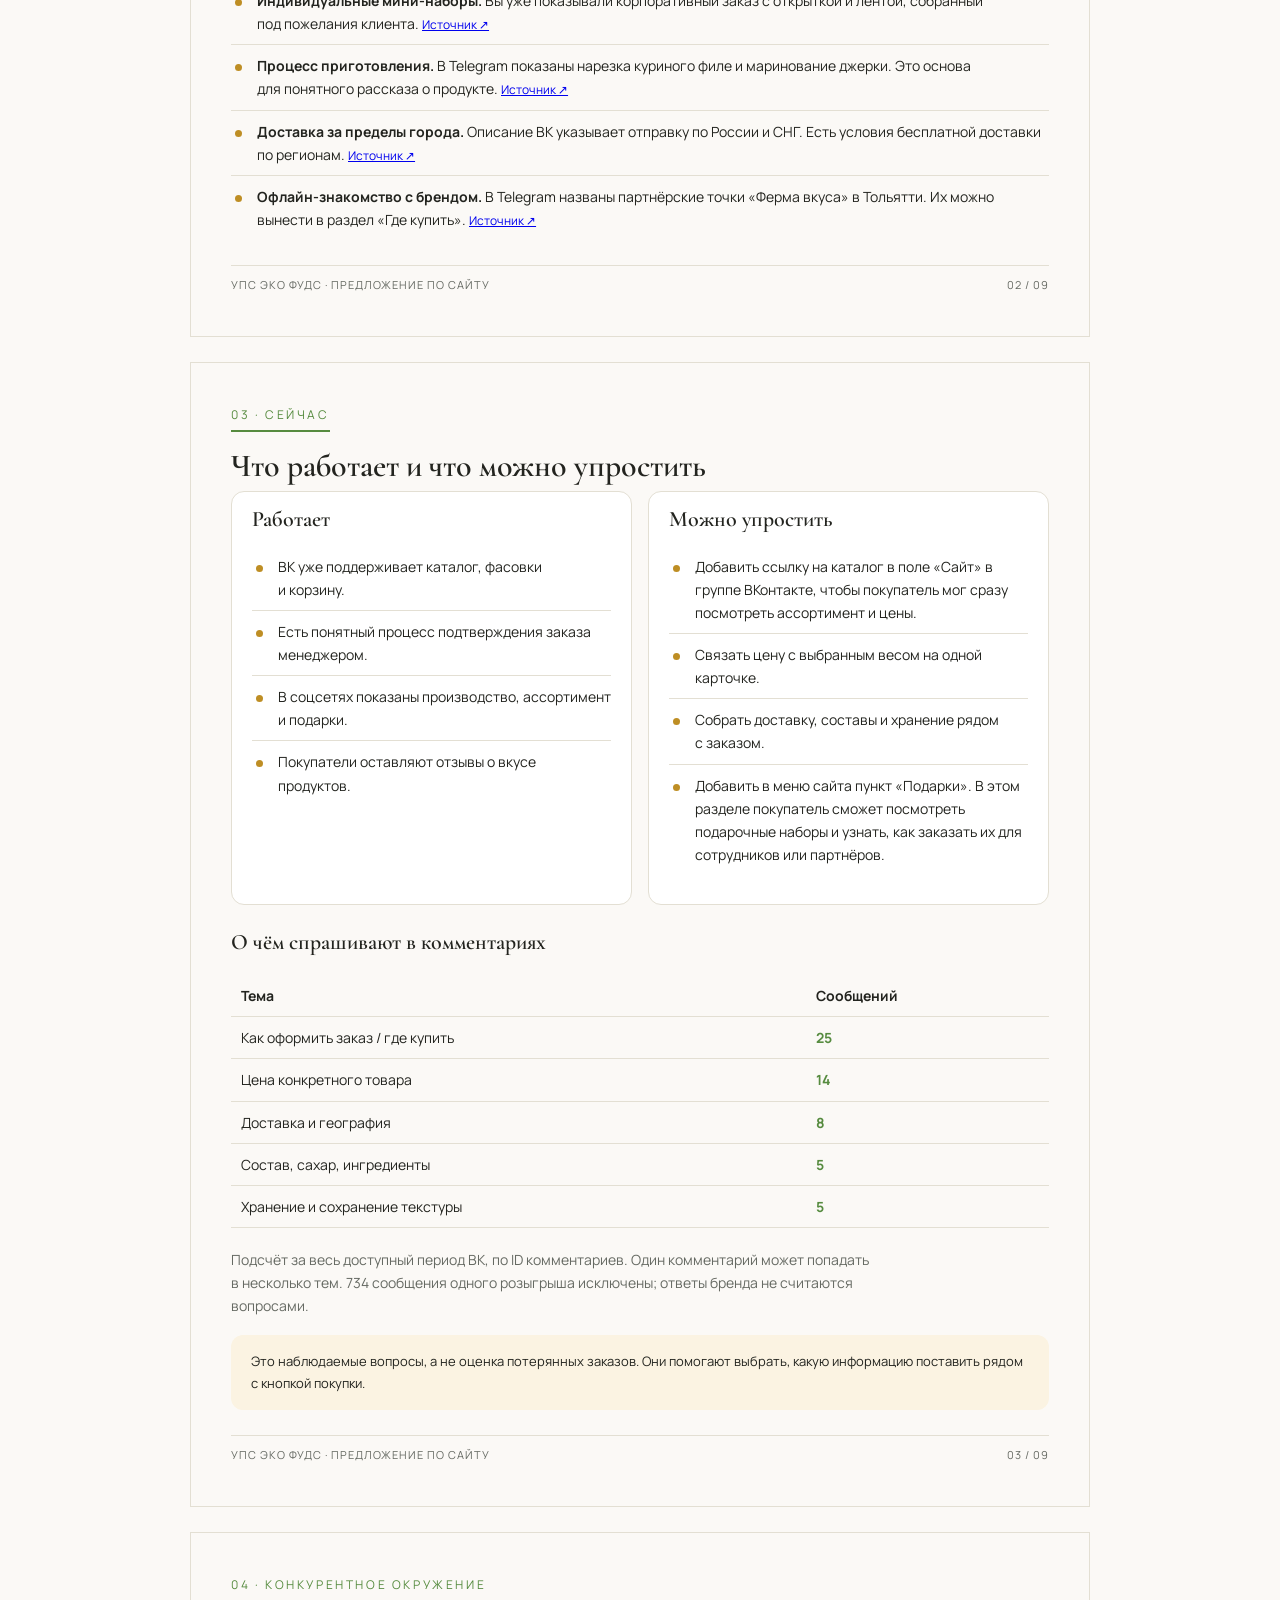
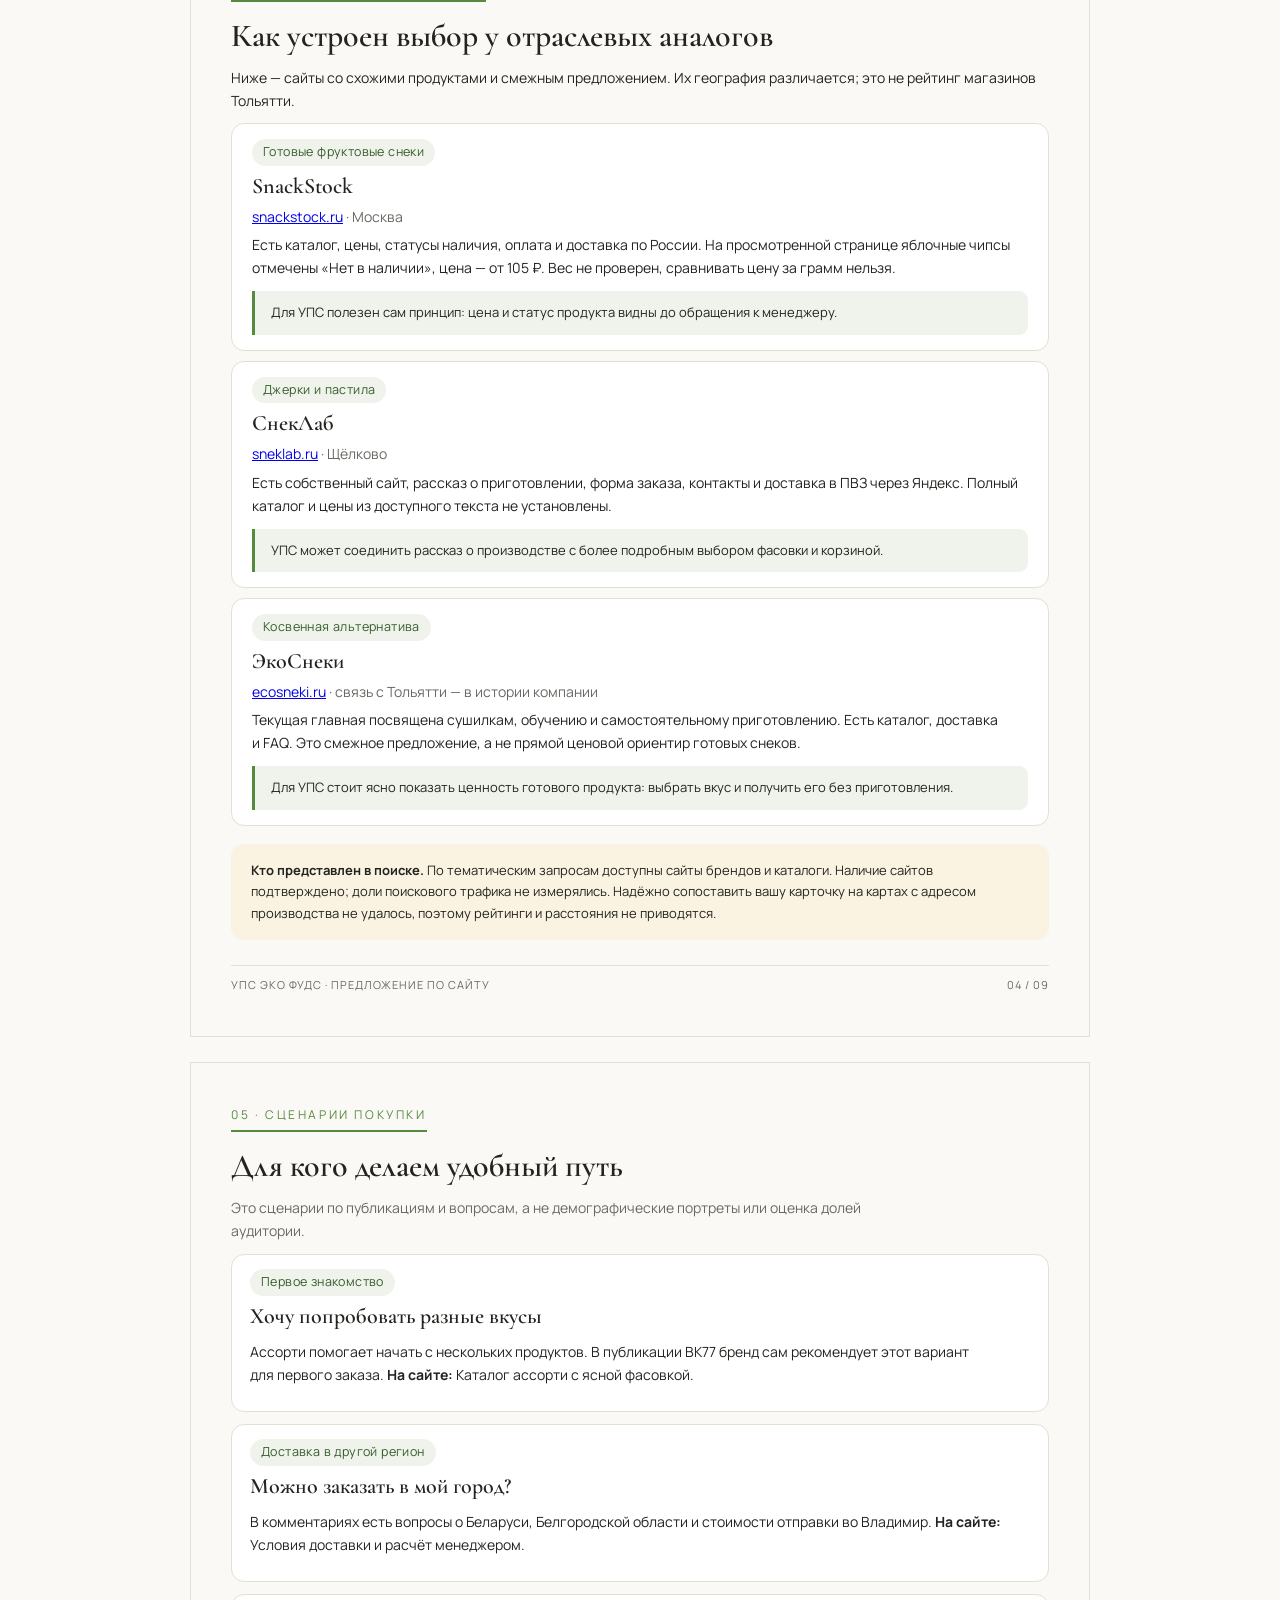
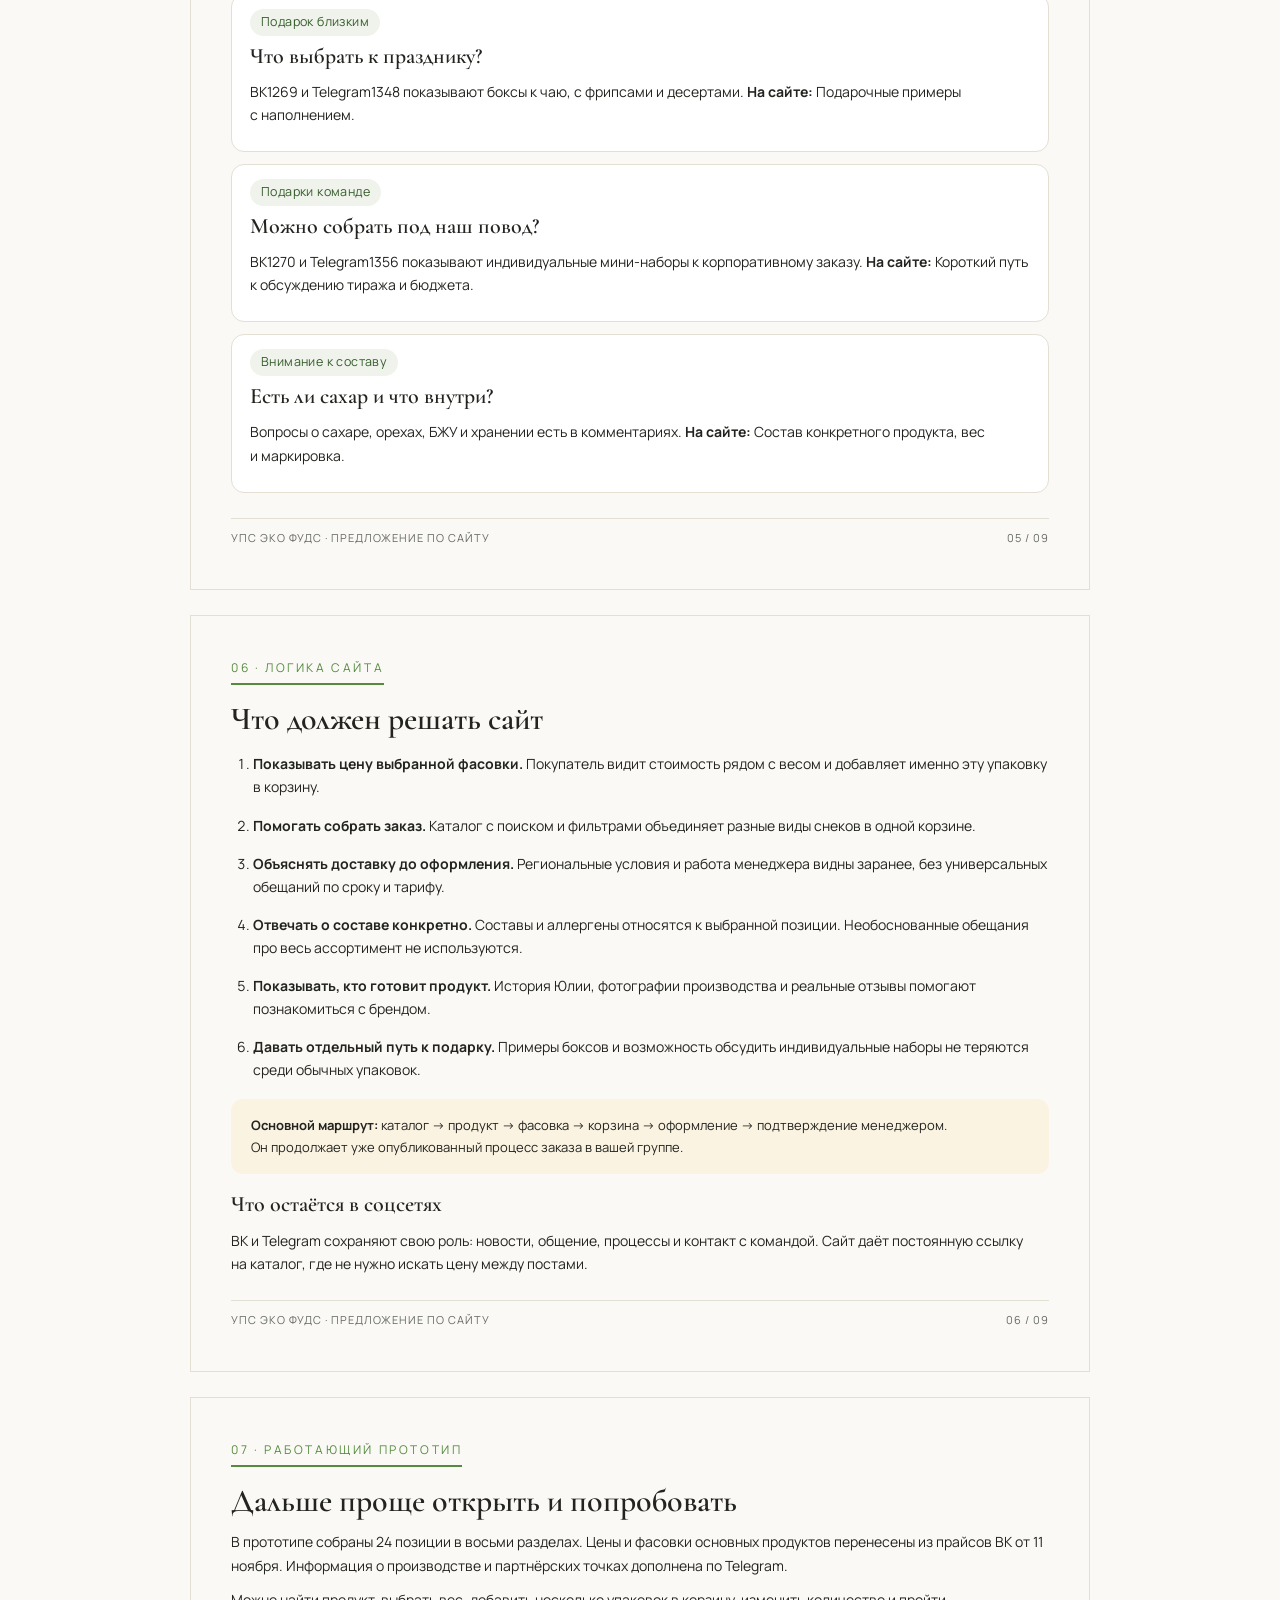
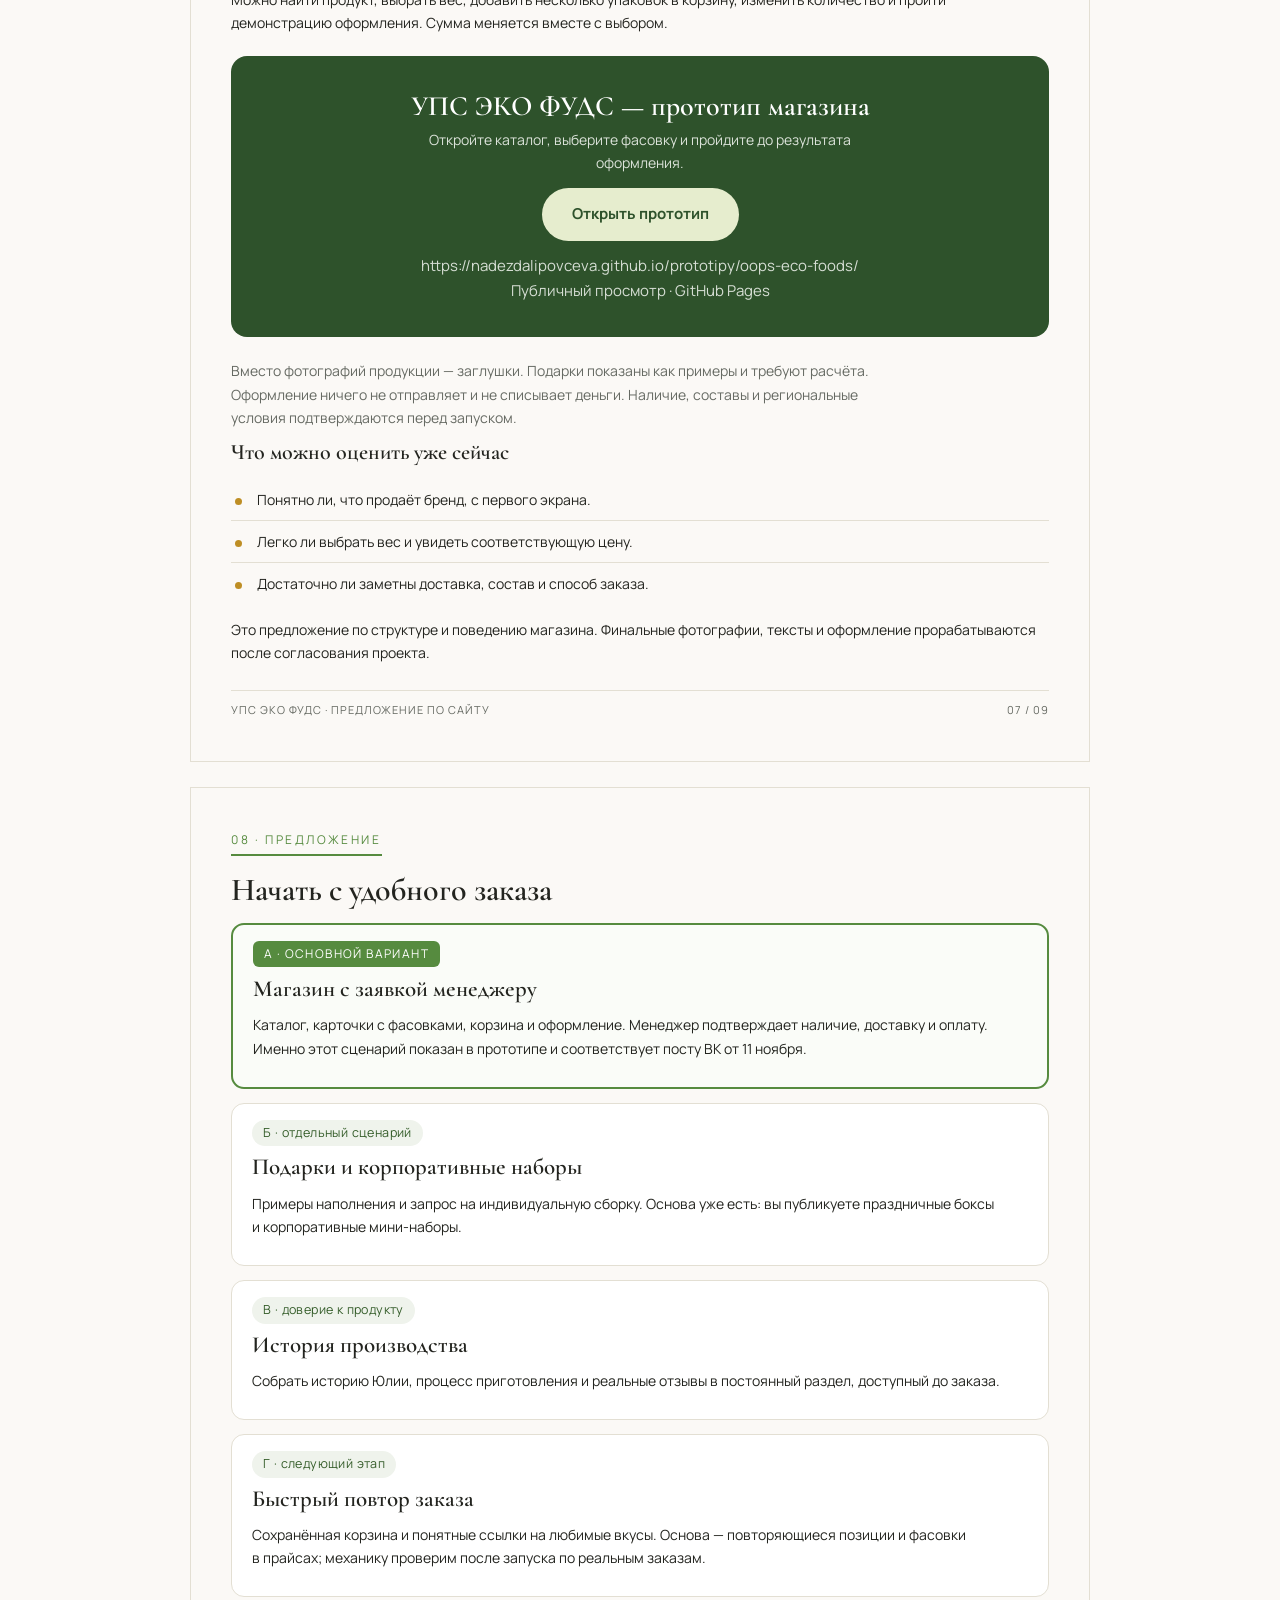
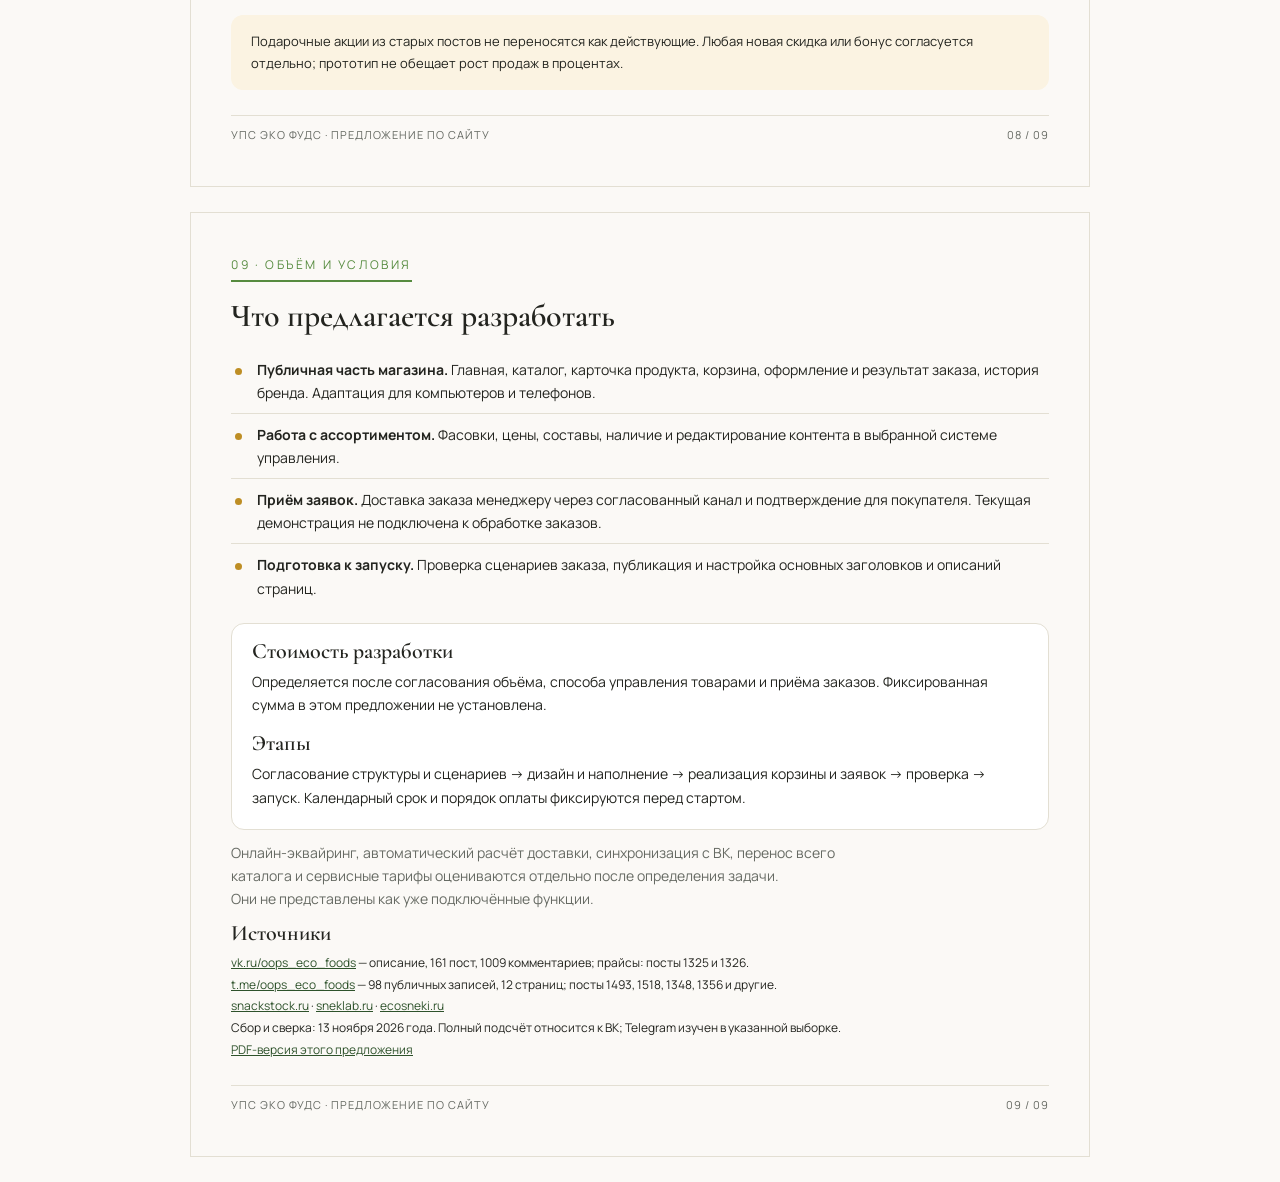
<file: oops-eco-foods/kp/index.html>
<!doctype html><html lang="ru"><head><meta charset="utf-8"><meta name="viewport" content="width=device-width,initial-scale=1"><meta name="robots" content="noindex,nofollow"><title>УПС ЭКО ФУДС — анализ и коммерческое предложение</title><link href="https://fonts.googleapis.com/css2?family=Cormorant+Garamond:wght@500;600;700&family=Manrope:wght@400;500;600;700&display=swap" rel="stylesheet"><style>
/* Роли цветов постоянные, значения — под клиента: акцент из логотипа или обложки группы */
:root{
  --sage:#5F7A5C; --sage-dark:#26302A; --sage-ink:#46604A; --gold:#A8762A; --mint:#CFE3CB;
  --bg:#FBF9F6; --paper:#fff; --ink:#23241F; --muted:#666A63; --line:#E3DFD3; --tint:#EFF3EC; --warn:#FBF3E2;
}
*{box-sizing:border-box}
body{margin:0;background:var(--bg);color:var(--ink);font:16.5px/1.65 Manrope,system-ui,sans-serif}
.wrap{max-width:820px;margin:0 auto;padding:0 28px}
h1,h2,h3{font-family:'Cormorant Garamond',Georgia,serif;font-weight:600;line-height:1.15;margin:0}
h1{font-size:46px;margin-bottom:16px}
h2{font-size:32px;margin:0 0 6px}
h3{font-size:22px;margin:0 0 6px}
p{margin:11px 0}
.sub{color:var(--muted);font-size:14.5px}
p.sub{max-width:72ch}
header{background:var(--sage-dark);color:#fff;padding:56px 0 48px}
header .eyebrow{letter-spacing:3.4px;text-transform:uppercase;font-size:12px;color:var(--mint);margin-bottom:18px}
header h1{color:#fff;max-width:24ch}
header p{color:#E4E9E1;max-width:64ch}
header .sub{color:#AEB9AE;margin-top:20px}
header a{color:#E4E9E1}
section{padding:46px 0 6px}
.sec-num{display:block;width:max-content;font-size:12px;letter-spacing:2.6px;text-transform:uppercase;color:var(--sage);border-bottom:2px solid var(--sage);padding-bottom:5px;margin-bottom:16px}
.card{background:var(--paper);border:1px solid var(--line);border-radius:13px;padding:22px 24px;margin:14px 0}
.card .n{font-family:'Cormorant Garamond',serif;font-size:32px;font-weight:700;color:var(--sage);line-height:1;margin-bottom:6px}
.grid.two{display:grid;grid-template-columns:1fr 1fr;gap:16px}
@media(max-width:760px){.grid.two{grid-template-columns:1fr} h1{font-size:36px}}
.adv{list-style:none;padding:0;margin:14px 0}
.adv li{padding:11px 0 11px 26px;border-bottom:1px solid var(--line);position:relative}
.adv li:before{content:"";position:absolute;left:4px;top:21px;width:7px;height:7px;border-radius:50%;background:var(--gold)}
.adv li:last-child{border:0}
.why{background:var(--tint);border-left:3px solid var(--sage);border-radius:0 9px 9px 0;padding:11px 16px;margin-top:12px;font-size:15.5px}
.seg{background:var(--paper);border:1px solid var(--line);border-radius:13px;padding:18px 22px;margin:12px 0}
.tag{display:inline-block;background:var(--tint);color:var(--sage-ink);font-size:12.5px;letter-spacing:.4px;padding:3px 11px;border-radius:999px;margin-bottom:8px}
.src{color:var(--muted);font-size:14px;margin-top:2px}
.note{background:var(--warn);border-radius:12px;padding:16px 20px;margin:18px 0;font-size:15.5px}
.note strong{color:#7A5A22}
ol.tasks{padding-left:22px}
ol.tasks li{margin:12px 0}
.cta{background:var(--sage-dark);color:#fff;border-radius:16px;padding:34px;text-align:center;margin:22px 0}
.cta h3{color:#fff;font-size:28px}
.cta a.btn{display:inline-block;background:var(--mint);color:var(--sage-dark);padding:14px 30px;border-radius:999px;text-decoration:none;font-weight:700;margin-top:14px}
.cta .url{display:block;margin-top:13px;color:#D6DED4;font-size:15px;word-break:break-all}
.cta p{color:#DCE3DA;max-width:56ch;margin:0 auto}
.offer{background:var(--paper);border:1px solid var(--line);border-radius:13px;padding:22px 24px;margin:14px 0}
.offer-main{border:2px solid var(--sage);background:#FAFCF8}
.badge{display:inline-block;background:var(--sage);color:#fff;font-size:12px;letter-spacing:1.4px;text-transform:uppercase;padding:3px 11px;border-radius:6px;margin-bottom:9px}
blockquote{margin:14px 0;padding:14px 20px;background:var(--paper);border-left:3px solid var(--gold);border-radius:0 9px 9px 0;font-style:italic;color:#353B36}
footer{margin-top:56px;padding:30px 0 60px;border-top:1px solid var(--line);color:var(--muted);font-size:14px}
footer p{max-width:70ch}
footer a{color:var(--sage-dark)}
@media print{
  body{background:#fff;font-size:11.5pt}
  .wrap{max-width:100%;padding:0 14mm}
  header{padding:16mm 0 11mm;-webkit-print-color-adjust:exact;print-color-adjust:exact}
  section{padding:7mm 0 0}
  h2{margin-top:2mm}
  .adv li{padding:7px 0 7px 24px}
  p{margin:8px 0}
  .card,.seg,.offer,.cta,.note,.why,blockquote{page-break-inside:avoid;break-inside:avoid;-webkit-print-color-adjust:exact;print-color-adjust:exact}
  h2,h3,.sec-num{page-break-after:avoid;break-after:avoid}
  .card,.seg,.offer{padding:16px 20px;margin:10px 0}
  .why{margin-top:9px;padding:9px 14px}
  .cta{padding:24px;margin:16px 0}
  footer{margin-top:28px;padding:18px 0 20px}
  h1{font-size:28pt}h2{font-size:20pt}h3{font-size:14pt}
  a{color:inherit;text-decoration:none}
  @page{margin:0}
}

:root{--sage:#568b3f;--sage-dark:#2e522b;--sage-ink:#365e2b;--gold:#be8e24;--mint:#e6edce}body{font-size:15px}.page{max-width:900px;margin:25px auto;background:var(--bg);padding:42px 40px;position:relative;border:1px solid var(--line)}.page>.wrap{padding:0;max-width:none}.page header{padding:0;background:none;color:var(--ink)}.page header h1{color:var(--sage-dark)}.page header p{color:var(--ink)}.page header .sub{color:var(--muted)}.page header .eyebrow{color:var(--sage);letter-spacing:2px}.page h1{font-size:41px}.page h2{font-size:32px}.page .card{padding:15px 20px;margin:10px 0}.page .card h3{font-size:22px}.page .card p{font-size:14px;margin:5px 0}.page .card .n{float:left;margin-right:14px;font-size:27px}.page .grid.two .card{margin:0}.page .adv li{padding-top:9px;padding-bottom:9px;font-size:14px}.page .adv li:before{top:19px}.folio{font-size:11px;letter-spacing:1px;color:var(--muted);border-top:1px solid var(--line);margin-top:25px;padding-top:10px;display:flex;justify-content:space-between}.page .src{font-size:12px}.page .seg{padding:14px 18px}.page .seg p{font-size:14px}.page .seg h3{font-size:22px}.page .why{font-size:13px}.page .offer{padding:16px 20px}.page .offer p{font-size:14px}.page .offer h3{font-size:23px}.page .note{font-size:13px}.question-table{width:100%;border-collapse:collapse;margin:20px 0;font-size:14px}.question-table td,.question-table th{border-bottom:1px solid var(--line);padding:9px 10px;text-align:left}.question-table td:last-child{font-weight:700;color:var(--sage)}.page .tasks li{font-size:14px;margin:15px 0}.page p{font-size:14px}.page .big{font:40px/1.1 'Cormorant Garamond',Georgia,serif;color:var(--sage-dark);margin:25px 0}.sources{font-size:12px;line-height:1.8;overflow-wrap:anywhere}.sources a{color:var(--sage-dark)}@media print{html,body{margin:0!important;padding:0!important}.page{max-width:none;width:210mm;height:297mm;min-height:0;margin:0;padding:16mm 17mm 15mm;border:0;break-after:page;page-break-after:always;overflow:visible}.page:last-child{break-after:auto;page-break-after:auto}.page .wrap{padding:0}.page header{padding:0}.page h1{font-size:29pt}.page h2{font-size:23pt}.page h3{font-size:16pt}.page p,.page .card p,.page .adv li,.page .seg p,.page .offer p,.page .tasks li{font-size:10.5pt;line-height:1.6}.page .card{padding:10px 15px;margin:9px 0}.page .card h3{font-size:15.5pt}.page .seg{padding:11px 15px;margin:10px 0}.page .why,.page .note{font-size:9.5pt}.page .offer{padding:12px 16px;margin:9px 0}.page .folio{position:absolute;bottom:10mm;left:17mm;right:17mm;margin:0;font-size:8pt}.page .sources{font-size:9pt}.page .question-table{font-size:10pt}.page .sub,.page .src{font-size:9pt}.page .cta{padding:20px;margin:20px 0}.page .cta .url{font-size:11pt}.page .adv li{padding-top:8px;padding-bottom:8px}.page .tasks li{margin:14px 0}@page{size:A4;margin:0}}@media print{.page .grid.two{grid-template-columns:1fr 1fr!important}.page .question-table td,.page .question-table th{padding:7px 9px}}</style></head><body><section class="page"><div class="wrap"><span class="sec-num">АНАЛИЗ И&nbsp;ПРЕДЛОЖЕНИЕ · 13 НОЯБРЯ 2026</span><h2>УПС ЭКО ФУДС: от&nbsp;интереса к&nbsp;оформленному заказу</h2><p>Юлия, перед&nbsp;предложением сайта изучены ваша группа ВКонтакте и&nbsp;публичная лента Telegram. Ниже&nbsp;— пять выводов и&nbsp;работающий прототип на&nbsp;материалах бренда.</p><p class="sub">ВК: 161 пост и&nbsp;1009 комментариев. Telegram: 98 публичных записей с&nbsp;12 страниц. Покупательские вопросы отделены от&nbsp;участия в&nbsp;розыгрыше.</p><div class="card"><div class="n">1</div><h3>Сайт в&nbsp;этой&nbsp;нише&nbsp;— рабочий формат</h3><p>У&nbsp;SnackStock есть каталог, цены и&nbsp;статусы наличия; у&nbsp;СнекЛаб&nbsp;— собственная страница с&nbsp;оформлением заказа. Пустую конкурентную нишу обещать нельзя. Для&nbsp;УПС важнее сделать удобный выбор на&nbsp;основе своего ассортимента.</p></div><div class="card"><div class="n">2</div><h3>Покупателю нужен заметный путь к&nbsp;заказу</h3><p>В&nbsp;комментариях найдено 25 сообщений о&nbsp;том, как&nbsp;оформить заказ или&nbsp;где&nbsp;купить. При&nbsp;этом в&nbsp;посте от&nbsp;11 ноября уже&nbsp;описаны корзина ВК и&nbsp;дальнейшая работа менеджера. Сайт может сделать этот&nbsp;маршрут видимым с&nbsp;первого экрана.</p></div><div class="card"><div class="n">3</div><h3>Цена должна находиться рядом с&nbsp;фасовкой</h3><p>В&nbsp;выборке&nbsp;— 14 прямых запросов цены и&nbsp;3 вопроса о&nbsp;весе или&nbsp;объёме. В&nbsp;прайсах от&nbsp;11 ноября цены есть: задача сайта&nbsp;— связать их&nbsp;с&nbsp;конкретным продуктом и&nbsp;выбранным весом.</p></div><div class="card"><div class="n">4</div><h3>Доставку и&nbsp;состав спрашивают отдельно</h3><p>Есть 8 сообщений о&nbsp;доставке и&nbsp;5 о&nbsp;составе, сахаре или&nbsp;ингредиентах. Для&nbsp;посетителя полезны ясные условия отправки и&nbsp;карточка конкретного продукта, а&nbsp;не&nbsp;общее обещание про&nbsp;весь&nbsp;ассортимент.</p></div><div class="card"><div class="n">5</div><h3>Подарки и&nbsp;производство уже&nbsp;есть в&nbsp;материалах</h3><p>ВК и&nbsp;Telegram показывают подарочные боксы, корпоративные мини-наборы, работу команды и&nbsp;приготовление снеков. Это&nbsp;готовая основа для&nbsp;отдельных сценариев покупки и&nbsp;доверия к&nbsp;бренду.</p></div><p class="src">Источники: vk.ru/oops_eco_foods · t.me/oops_eco_foods. Период ВК: 2022–2026; Telegram: февраль–ноябрь 2026.</p><div class="folio"><span>УПС ЭКО ФУДС · ПРЕДЛОЖЕНИЕ ПО&nbsp;САЙТУ</span><span>01 / 09</span></div></div></section><section class="page"><div class="wrap"><span class="sec-num">02 · ВАШИ ПРЕИМУЩЕСТВА</span><h2>Что&nbsp;у&nbsp;вас уже&nbsp;сильного</h2><p class="sub">Это&nbsp;не&nbsp;мои придумки&nbsp;— всё взято из&nbsp;ваших постов и&nbsp;описания сообщества.</p><ul class="adv"><li><b>Своё производство с&nbsp;историей.</b> В&nbsp;посте об&nbsp;экзотической пастиле вы&nbsp;рассказываете, как&nbsp;начали сушить фрукты летом 2020 года. История связывает продукт с&nbsp;человеком. <span class="src"><a href="https://vk.ru/wall-37708318_1171" target="_blank" rel="noopener">Источник ↗</a></span></li><li><b>Необычные сочетания пастилы.</b> Манго с&nbsp;маракуйей, Пина колада, мандарин&nbsp;— вкусы подтверждены и&nbsp;историей, и&nbsp;свежим прайсом. <span class="src"><a href="https://vk.ru/wall-37708318_1325" target="_blank" rel="noopener">Источник ↗</a></span></li><li><b>Разные поводы для&nbsp;покупки.</b> В&nbsp;ассортименте есть фрипсы, пастила, овощные чипсы, джерки и&nbsp;десерты. Можно собрать заказ из&nbsp;сладкого и&nbsp;солёного. <span class="src"><a href="https://vk.ru/wall-37708318_1326" target="_blank" rel="noopener">Источник ↗</a></span></li><li><b>Выбор фасовки.</b> В&nbsp;актуальных прайсах опубликованы несколько весов и&nbsp;соответствующие цены. Покупатель может подобрать удобный объём. <span class="src"><a href="https://vk.ru/wall-37708318_1326" target="_blank" rel="noopener">Источник ↗</a></span></li><li><b>Подарки с&nbsp;упаковкой.</b> Опубликованы боксы к&nbsp;чаю, с&nbsp;фрипсами и&nbsp;десертами&nbsp;— это&nbsp;отдельный повод открыть каталог. <span class="src"><a href="https://vk.ru/wall-37708318_1269" target="_blank" rel="noopener">Источник ↗</a></span></li><li><b>Индивидуальные мини-наборы.</b> Вы&nbsp;уже&nbsp;показывали корпоративный заказ с&nbsp;открыткой и&nbsp;лентой, собранный под&nbsp;пожелания клиента. <span class="src"><a href="https://vk.ru/wall-37708318_1270" target="_blank" rel="noopener">Источник ↗</a></span></li><li><b>Процесс приготовления.</b> В&nbsp;Telegram показаны нарезка куриного филе и&nbsp;маринование джерки. Это&nbsp;основа для&nbsp;понятного рассказа о&nbsp;продукте. <span class="src"><a href="https://t.me/oops_eco_foods/1518" target="_blank" rel="noopener">Источник ↗</a></span></li><li><b>Доставка за&nbsp;пределы города.</b> Описание ВК указывает отправку по&nbsp;России и&nbsp;СНГ. Есть условия бесплатной доставки по&nbsp;регионам. <span class="src"><a href="https://vk.ru/oops_eco_foods" target="_blank" rel="noopener">Источник ↗</a></span></li><li><b>Офлайн-знакомство с&nbsp;брендом.</b> В&nbsp;Telegram названы партнёрские точки «Ферма вкуса» в&nbsp;Тольятти. Их&nbsp;можно вынести в&nbsp;раздел «Где&nbsp;купить». <span class="src"><a href="https://t.me/oops_eco_foods/1493" target="_blank" rel="noopener">Источник ↗</a></span></li></ul><div class="folio"><span>УПС ЭКО ФУДС · ПРЕДЛОЖЕНИЕ ПО&nbsp;САЙТУ</span><span>02 / 09</span></div></div></section><section class="page"><div class="wrap"><span class="sec-num">03 · СЕЙЧАС</span><h2>Что&nbsp;работает и&nbsp;что&nbsp;можно упростить</h2><div class="grid two"><div class="card"><h3>Работает</h3><ul class="adv"><li>ВК уже&nbsp;поддерживает каталог, фасовки и&nbsp;корзину.</li><li>Есть понятный процесс подтверждения заказа менеджером.</li><li>В&nbsp;соцсетях показаны производство, ассортимент и&nbsp;подарки.</li><li>Покупатели оставляют отзывы о&nbsp;вкусе продуктов.</li></ul></div><div class="card"><h3>Можно упростить</h3><ul class="adv"><li>Добавить ссылку на каталог в поле «Сайт» в группе ВКонтакте, чтобы покупатель мог сразу посмотреть ассортимент и цены.</li><li>Связать цену с&nbsp;выбранным весом на&nbsp;одной карточке.</li><li>Собрать доставку, составы и&nbsp;хранение рядом с&nbsp;заказом.</li><li>Добавить в меню сайта пункт «Подарки». В этом разделе покупатель сможет посмотреть подарочные наборы и узнать, как заказать их для сотрудников или партнёров.</li></ul></div></div><h3 style="margin-top:25px">О&nbsp;чём спрашивают в&nbsp;комментариях</h3><table class="question-table"><tr><th>Тема</th><th>Сообщений</th></tr><tr><td>Как&nbsp;оформить заказ / где&nbsp;купить</td><td>25</td></tr><tr><td>Цена конкретного товара</td><td>14</td></tr><tr><td>Доставка и&nbsp;география</td><td>8</td></tr><tr><td>Состав, сахар, ингредиенты</td><td>5</td></tr><tr><td>Хранение и&nbsp;сохранение текстуры</td><td>5</td></tr></table><p class="sub">Подсчёт за&nbsp;весь&nbsp;доступный период ВК, по&nbsp;ID комментариев. Один комментарий может попадать в&nbsp;несколько тем.&nbsp;734 сообщения одного розыгрыша исключены; ответы бренда не&nbsp;считаются вопросами.</p><div class="note">Это&nbsp;наблюдаемые вопросы, а&nbsp;не&nbsp;оценка потерянных заказов. Они&nbsp;помогают выбрать, какую информацию поставить рядом с&nbsp;кнопкой покупки.</div><div class="folio"><span>УПС ЭКО ФУДС · ПРЕДЛОЖЕНИЕ ПО&nbsp;САЙТУ</span><span>03 / 09</span></div></div></section><section class="page"><div class="wrap"><span class="sec-num">04 · КОНКУРЕНТНОЕ ОКРУЖЕНИЕ</span><h2>Как&nbsp;устроен выбор у&nbsp;отраслевых аналогов</h2><p>Ниже&nbsp;— сайты со&nbsp;схожими продуктами и&nbsp;смежным предложением. Их&nbsp;география различается; это&nbsp;не&nbsp;рейтинг магазинов Тольятти.</p><div class="card"><span class="tag">Готовые фруктовые снеки</span><h3>SnackStock</h3><p class="src"><a href="https://snackstock.ru/">snackstock.ru</a> · Москва</p><p>Есть каталог, цены, статусы наличия, оплата и&nbsp;доставка по&nbsp;России. На&nbsp;просмотренной странице яблочные чипсы отмечены «Нет&nbsp;в&nbsp;наличии», цена&nbsp;— от&nbsp;105&nbsp;₽. Вес не&nbsp;проверен, сравнивать цену за&nbsp;грамм нельзя.</p><div class="why">Для&nbsp;УПС полезен сам принцип: цена и&nbsp;статус продукта видны до&nbsp;обращения к&nbsp;менеджеру.</div></div><div class="card"><span class="tag">Джерки и&nbsp;пастила</span><h3>СнекЛаб</h3><p class="src"><a href="https://sneklab.ru/">sneklab.ru</a> · Щёлково</p><p>Есть собственный сайт, рассказ о&nbsp;приготовлении, форма заказа, контакты и&nbsp;доставка в&nbsp;ПВЗ через&nbsp;Яндекс. Полный каталог и&nbsp;цены из&nbsp;доступного текста не&nbsp;установлены.</p><div class="why">УПС может соединить рассказ о&nbsp;производстве с&nbsp;более подробным выбором фасовки и&nbsp;корзиной.</div></div><div class="card"><span class="tag">Косвенная альтернатива</span><h3>ЭкоСнеки</h3><p class="src"><a href="https://www.ecosneki.ru/">ecosneki.ru</a> · связь с&nbsp;Тольятти&nbsp;— в&nbsp;истории компании</p><p>Текущая главная посвящена сушилкам, обучению и&nbsp;самостоятельному приготовлению. Есть каталог, доставка и&nbsp;FAQ. Это&nbsp;смежное предложение, а&nbsp;не&nbsp;прямой ценовой ориентир готовых снеков.</p><div class="why">Для&nbsp;УПС стоит ясно показать ценность готового продукта: выбрать вкус и&nbsp;получить его&nbsp;без&nbsp;приготовления.</div></div><div class="note"><b>Кто представлен в&nbsp;поиске.</b> По&nbsp;тематическим запросам доступны сайты брендов и&nbsp;каталоги. Наличие сайтов подтверждено; доли поискового трафика не&nbsp;измерялись. Надёжно сопоставить вашу карточку на&nbsp;картах с&nbsp;адресом производства не&nbsp;удалось, поэтому рейтинги и&nbsp;расстояния не&nbsp;приводятся.</div><div class="folio"><span>УПС ЭКО ФУДС · ПРЕДЛОЖЕНИЕ ПО&nbsp;САЙТУ</span><span>04 / 09</span></div></div></section><section class="page"><div class="wrap"><span class="sec-num">05 · СЦЕНАРИИ ПОКУПКИ</span><h2>Для&nbsp;кого делаем удобный путь</h2><p class="sub">Это&nbsp;сценарии по&nbsp;публикациям и&nbsp;вопросам, а&nbsp;не&nbsp;демографические портреты или&nbsp;оценка долей аудитории.</p><div class="seg"><span class="tag">Первое знакомство</span><h3>Хочу попробовать разные вкусы</h3><p>Ассорти помогает начать с&nbsp;нескольких продуктов. В&nbsp;публикации ВК77 бренд сам рекомендует этот&nbsp;вариант для&nbsp;первого заказа. <b>На&nbsp;сайте:</b> Каталог ассорти с&nbsp;ясной фасовкой.</p></div><div class="seg"><span class="tag">Доставка в&nbsp;другой регион</span><h3>Можно заказать в&nbsp;мой&nbsp;город?</h3><p>В&nbsp;комментариях есть вопросы о&nbsp;Беларуси, Белгородской области и&nbsp;стоимости отправки во&nbsp;Владимир. <b>На&nbsp;сайте:</b> Условия доставки и&nbsp;расчёт менеджером.</p></div><div class="seg"><span class="tag">Подарок близким</span><h3>Что&nbsp;выбрать к&nbsp;празднику?</h3><p>ВК1269 и&nbsp;Telegram1348 показывают боксы к&nbsp;чаю, с&nbsp;фрипсами и&nbsp;десертами. <b>На&nbsp;сайте:</b> Подарочные примеры с&nbsp;наполнением.</p></div><div class="seg"><span class="tag">Подарки команде</span><h3>Можно собрать под&nbsp;наш&nbsp;повод?</h3><p>ВК1270 и&nbsp;Telegram1356 показывают индивидуальные мини-наборы к&nbsp;корпоративному заказу. <b>На&nbsp;сайте:</b> Короткий путь к&nbsp;обсуждению тиража и&nbsp;бюджета.</p></div><div class="seg"><span class="tag">Внимание к&nbsp;составу</span><h3>Есть&nbsp;ли сахар и&nbsp;что&nbsp;внутри?</h3><p>Вопросы о&nbsp;сахаре, орехах, БЖУ и&nbsp;хранении есть в&nbsp;комментариях. <b>На&nbsp;сайте:</b> Состав конкретного продукта, вес и&nbsp;маркировка.</p></div><div class="folio"><span>УПС ЭКО ФУДС · ПРЕДЛОЖЕНИЕ ПО&nbsp;САЙТУ</span><span>05 / 09</span></div></div></section><section class="page"><div class="wrap"><span class="sec-num">06 · ЛОГИКА САЙТА</span><h2>Что&nbsp;должен решать сайт</h2><ol class="tasks"><li><b>Показывать цену выбранной фасовки.</b> Покупатель видит стоимость рядом с&nbsp;весом и&nbsp;добавляет именно эту упаковку в&nbsp;корзину.</li><li><b>Помогать собрать заказ.</b> Каталог с&nbsp;поиском и&nbsp;фильтрами объединяет разные виды снеков в&nbsp;одной корзине.</li><li><b>Объяснять доставку до&nbsp;оформления.</b> Региональные условия и&nbsp;работа менеджера видны заранее, без&nbsp;универсальных обещаний по&nbsp;сроку и&nbsp;тарифу.</li><li><b>Отвечать о&nbsp;составе конкретно.</b> Составы и&nbsp;аллергены относятся к&nbsp;выбранной позиции. Необоснованные обещания про&nbsp;весь&nbsp;ассортимент не&nbsp;используются.</li><li><b>Показывать, кто готовит продукт.</b> История Юлии, фотографии производства и&nbsp;реальные отзывы помогают познакомиться с&nbsp;брендом.</li><li><b>Давать отдельный путь к&nbsp;подарку.</b> Примеры боксов и&nbsp;возможность обсудить индивидуальные наборы не&nbsp;теряются среди обычных упаковок.</li></ol><div class="note"><b>Основной маршрут:</b> каталог → продукт → фасовка → корзина → оформление → подтверждение менеджером. Он&nbsp;продолжает уже&nbsp;опубликованный процесс заказа в&nbsp;вашей группе.</div><h3>Что&nbsp;остаётся в&nbsp;соцсетях</h3><p>ВК и&nbsp;Telegram сохраняют свою роль: новости, общение, процессы и&nbsp;контакт с&nbsp;командой. Сайт даёт постоянную ссылку на&nbsp;каталог, где&nbsp;не&nbsp;нужно искать цену между&nbsp;постами.</p><div class="folio"><span>УПС ЭКО ФУДС · ПРЕДЛОЖЕНИЕ ПО&nbsp;САЙТУ</span><span>06 / 09</span></div></div></section><section class="page"><div class="wrap"><span class="sec-num">07 · РАБОТАЮЩИЙ ПРОТОТИП</span><h2>Дальше проще открыть и&nbsp;попробовать</h2><p>В&nbsp;прототипе собраны 24 позиции в&nbsp;восьми разделах. Цены и&nbsp;фасовки основных продуктов перенесены из&nbsp;прайсов ВК от&nbsp;11 ноября. Информация о&nbsp;производстве и&nbsp;партнёрских точках дополнена по&nbsp;Telegram.</p><p>Можно найти продукт, выбрать вес, добавить несколько упаковок в&nbsp;корзину, изменить количество и&nbsp;пройти демонстрацию оформления. Сумма меняется вместе с&nbsp;выбором.</p><div class="cta"><h3>УПС ЭКО ФУДС&nbsp;— прототип магазина</h3><p>Откройте каталог, выберите фасовку и&nbsp;пройдите до&nbsp;результата оформления.</p><a class="btn" href="https://nadezdalipovceva.github.io/prototipy/oops-eco-foods/">Открыть прототип</a><span class="url">https://nadezdalipovceva.github.io/prototipy/oops-eco-foods/<br>Публичный просмотр · GitHub Pages</span></div><p class="sub">Вместо фотографий продукции&nbsp;— заглушки. Подарки показаны как&nbsp;примеры и&nbsp;требуют расчёта. Оформление ничего не&nbsp;отправляет и&nbsp;не&nbsp;списывает деньги. Наличие, составы и&nbsp;региональные условия подтверждаются перед&nbsp;запуском.</p><h3>Что&nbsp;можно оценить уже&nbsp;сейчас</h3><ul class="adv"><li>Понятно&nbsp;ли, что&nbsp;продаёт бренд, с&nbsp;первого экрана.</li><li>Легко&nbsp;ли выбрать вес и&nbsp;увидеть соответствующую цену.</li><li>Достаточно&nbsp;ли заметны доставка, состав и&nbsp;способ заказа.</li></ul><p>Это&nbsp;предложение по&nbsp;структуре и&nbsp;поведению магазина. Финальные фотографии, тексты и&nbsp;оформление прорабатываются после&nbsp;согласования проекта.</p><div class="folio"><span>УПС ЭКО ФУДС · ПРЕДЛОЖЕНИЕ ПО&nbsp;САЙТУ</span><span>07 / 09</span></div></div></section><section class="page"><div class="wrap"><span class="sec-num">08 · ПРЕДЛОЖЕНИЕ</span><h2>Начать с&nbsp;удобного заказа</h2><div class="offer offer-main"><span class="badge">А&nbsp;· основной вариант</span><h3>Магазин с&nbsp;заявкой менеджеру</h3><p>Каталог, карточки с&nbsp;фасовками, корзина и&nbsp;оформление. Менеджер подтверждает наличие, доставку и&nbsp;оплату. Именно этот&nbsp;сценарий показан в&nbsp;прототипе и&nbsp;соответствует посту ВК от&nbsp;11 ноября.</p></div><div class="offer"><span class="tag">Б · отдельный сценарий</span><h3>Подарки и&nbsp;корпоративные наборы</h3><p>Примеры наполнения и&nbsp;запрос на&nbsp;индивидуальную сборку. Основа уже&nbsp;есть: вы&nbsp;публикуете праздничные боксы и&nbsp;корпоративные мини-наборы.</p></div><div class="offer"><span class="tag">В&nbsp;· доверие к&nbsp;продукту</span><h3>История производства</h3><p>Собрать историю Юлии, процесс приготовления и&nbsp;реальные отзывы в&nbsp;постоянный раздел, доступный до&nbsp;заказа.</p></div><div class="offer"><span class="tag">Г · следующий этап</span><h3>Быстрый повтор заказа</h3><p>Сохранённая корзина и&nbsp;понятные ссылки на&nbsp;любимые вкусы. Основа&nbsp;— повторяющиеся позиции и&nbsp;фасовки в&nbsp;прайсах; механику проверим после&nbsp;запуска по&nbsp;реальным заказам.</p></div><div class="note">Подарочные акции из&nbsp;старых постов не&nbsp;переносятся как&nbsp;действующие. Любая новая скидка или&nbsp;бонус согласуется отдельно; прототип не&nbsp;обещает рост продаж в&nbsp;процентах.</div><div class="folio"><span>УПС ЭКО ФУДС · ПРЕДЛОЖЕНИЕ ПО&nbsp;САЙТУ</span><span>08 / 09</span></div></div></section><section class="page"><div class="wrap"><span class="sec-num">09 · ОБЪЁМ И&nbsp;УСЛОВИЯ</span><h2>Что&nbsp;предлагается разработать</h2><ul class="adv"><li><b>Публичная часть магазина.</b> Главная, каталог, карточка продукта, корзина, оформление и&nbsp;результат заказа, история бренда. Адаптация для&nbsp;компьютеров и&nbsp;телефонов.</li><li><b>Работа с&nbsp;ассортиментом.</b> Фасовки, цены, составы, наличие и&nbsp;редактирование контента в&nbsp;выбранной системе управления.</li><li><b>Приём заявок.</b> Доставка заказа менеджеру через&nbsp;согласованный канал и&nbsp;подтверждение для&nbsp;покупателя. Текущая демонстрация не&nbsp;подключена к&nbsp;обработке заказов.</li><li><b>Подготовка к&nbsp;запуску.</b> Проверка сценариев заказа, публикация и&nbsp;настройка основных заголовков и&nbsp;описаний страниц.</li></ul><div class="card"><h3>Стоимость разработки</h3><p>Определяется после&nbsp;согласования объёма, способа управления товарами и&nbsp;приёма заказов. Фиксированная сумма в&nbsp;этом предложении не&nbsp;установлена.</p><h3 style="margin-top:15px">Этапы</h3><p>Согласование структуры и&nbsp;сценариев → дизайн и&nbsp;наполнение → реализация корзины и&nbsp;заявок → проверка → запуск. Календарный срок и&nbsp;порядок оплаты фиксируются перед&nbsp;стартом.</p></div><p class="sub">Онлайн-эквайринг, автоматический расчёт доставки, синхронизация с&nbsp;ВК, перенос всего каталога и&nbsp;сервисные тарифы оцениваются отдельно после&nbsp;определения задачи. Они&nbsp;не&nbsp;представлены как&nbsp;уже&nbsp;подключённые функции.</p><h3>Источники</h3><div class="sources"><a href="https://vk.ru/oops_eco_foods">vk.ru/oops_eco_foods</a> — описание, 161 пост, 1009 комментариев; прайсы: посты 1325 и&nbsp;1326.<br><a href="https://t.me/oops_eco_foods">t.me/oops_eco_foods</a> — 98 публичных записей, 12 страниц; посты 1493, 1518, 1348, 1356 и&nbsp;другие.<br><a href="https://snackstock.ru/">snackstock.ru</a> · <a href="https://sneklab.ru/">sneklab.ru</a> · <a href="https://www.ecosneki.ru/">ecosneki.ru</a><br>Сбор и&nbsp;сверка: 13 ноября 2026 года. Полный подсчёт относится к&nbsp;ВК; Telegram изучен в&nbsp;указанной выборке.<br><a href="KP-УПС-ЭКО-ФУДС.pdf">PDF-версия этого предложения</a></div><div class="folio"><span>УПС ЭКО ФУДС · ПРЕДЛОЖЕНИЕ ПО&nbsp;САЙТУ</span><span>09 / 09</span></div></div></section></body></html>
</file>
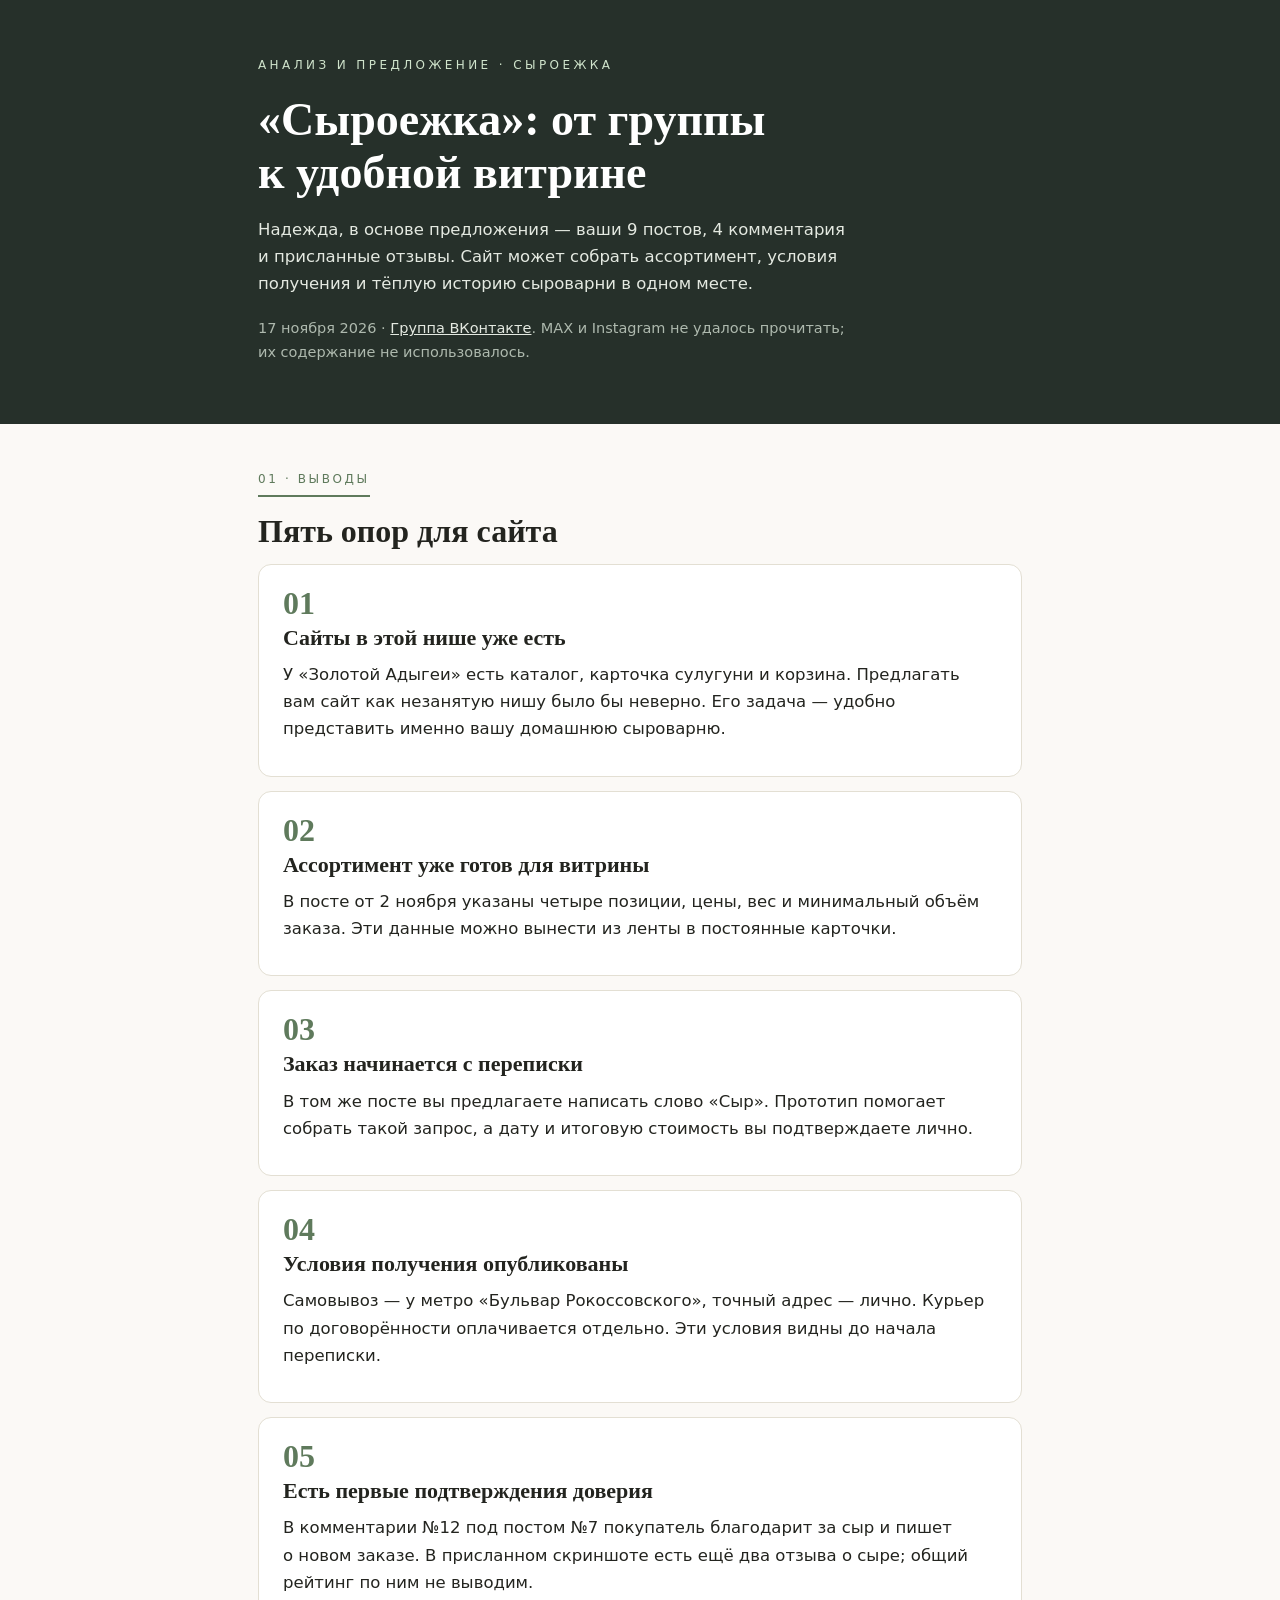
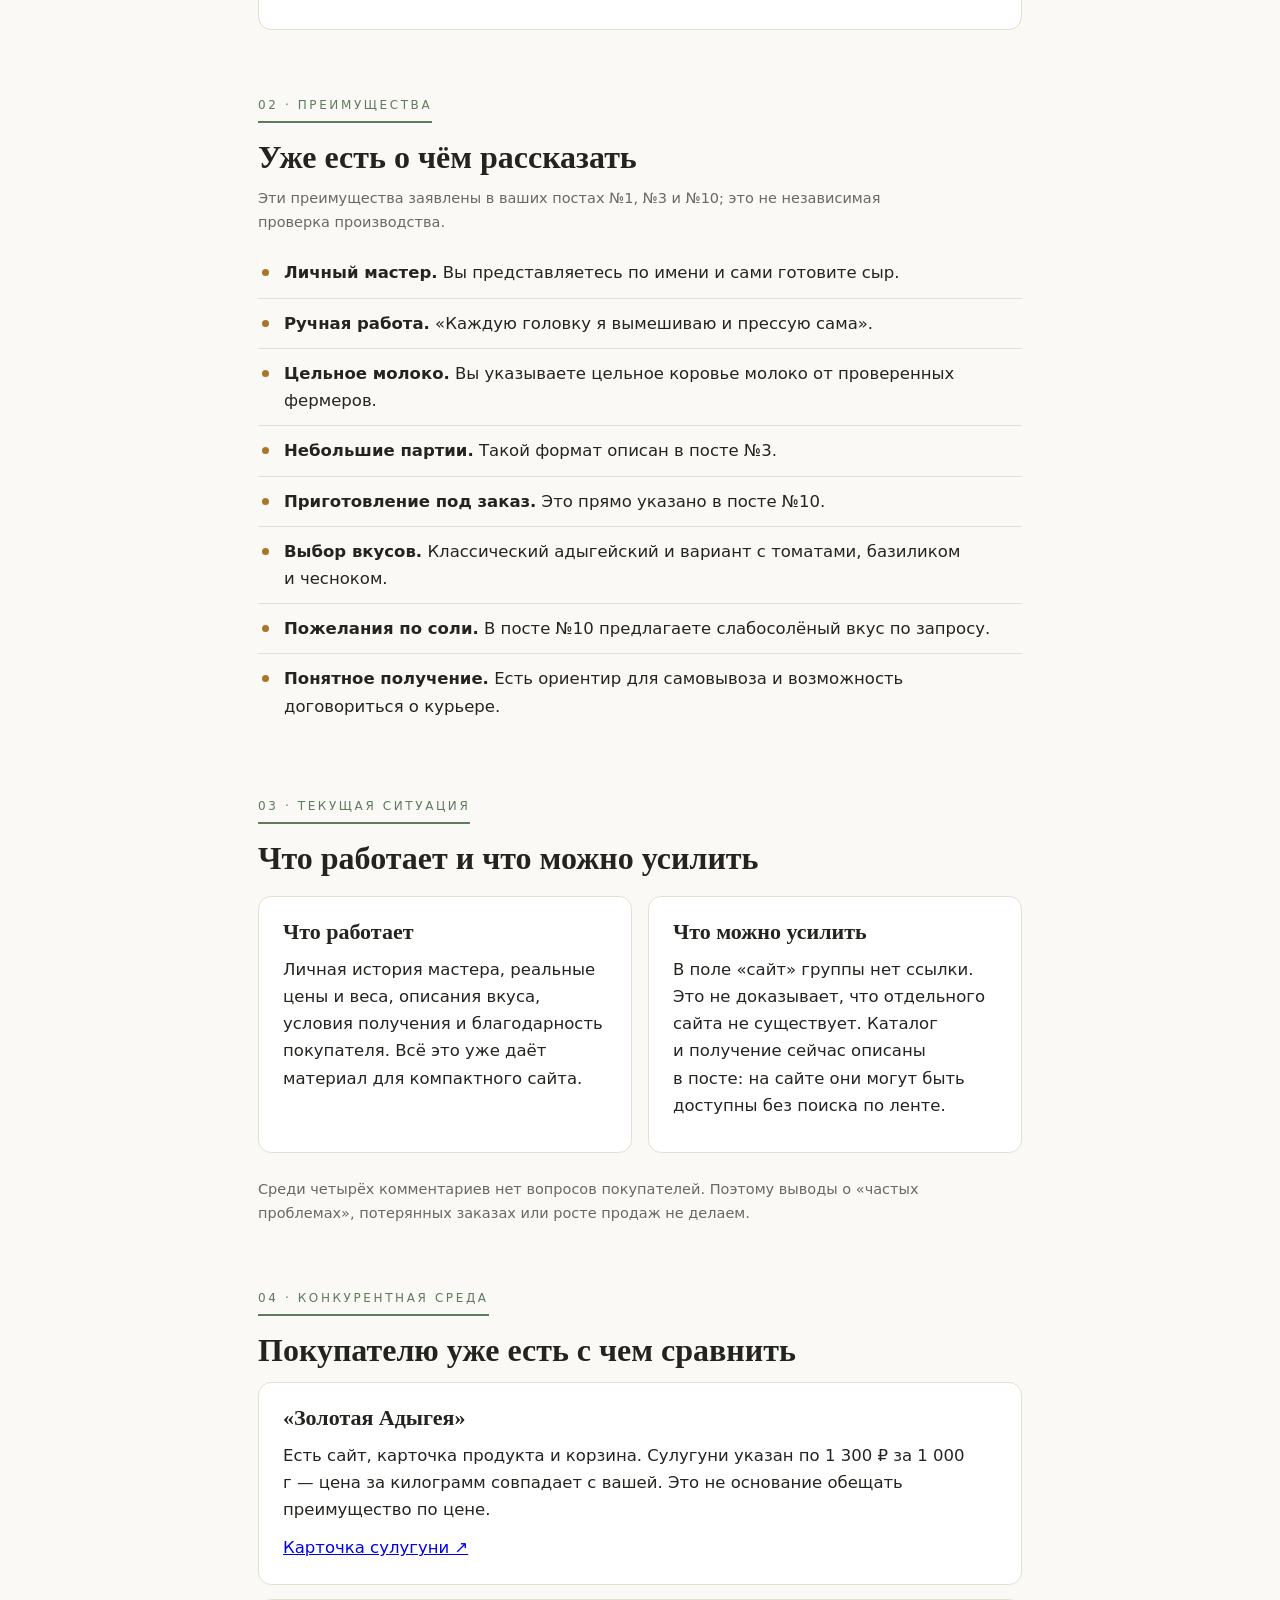
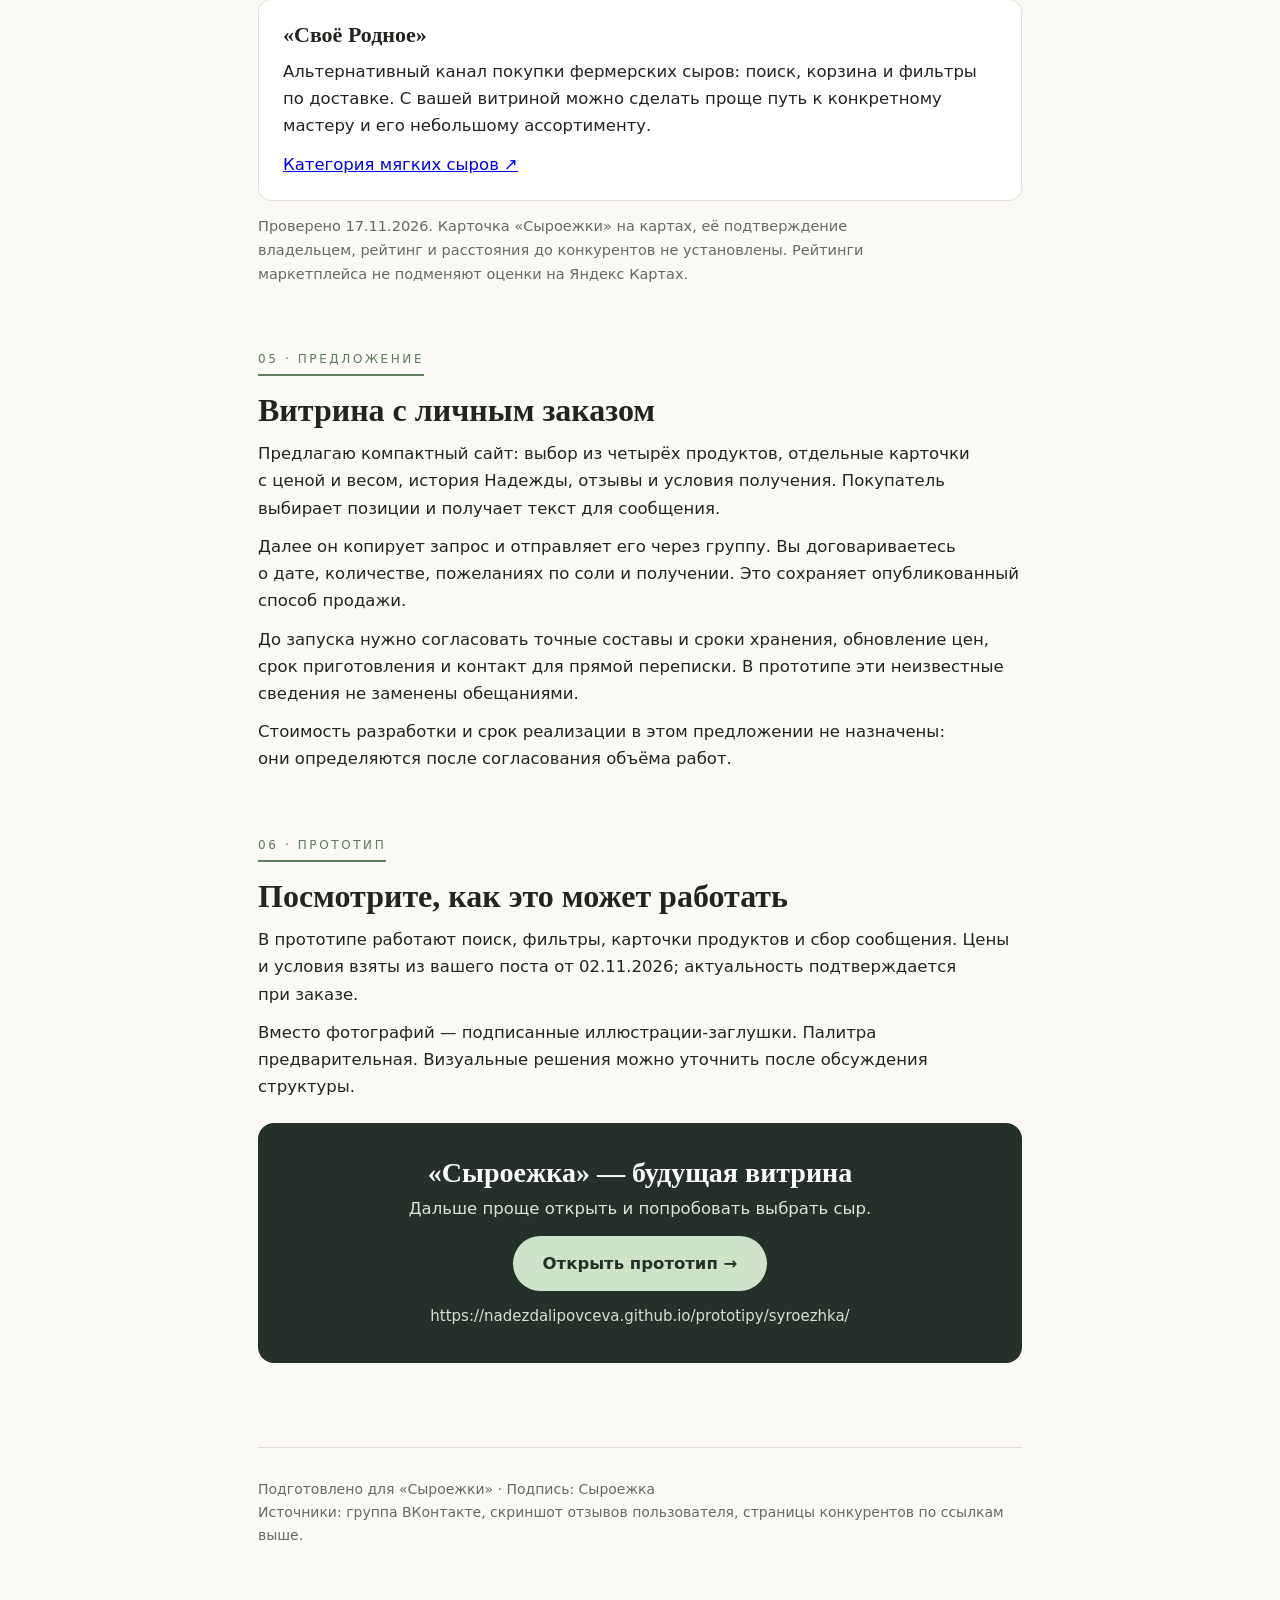
<file: syroezhka/kp/index.html>
<!DOCTYPE html><html lang="ru"><head><meta charset="UTF-8"><meta name="viewport" content="width=device-width, initial-scale=1"><meta name="robots" content="noindex,nofollow"><title>Сыроежка — анализ и предложение</title><style>
/* Роли цветов постоянные, значения — под клиента: акцент из логотипа или обложки группы */
:root{
  --sage:#5F7A5C; --sage-dark:#26302A; --sage-ink:#46604A; --gold:#A8762A; --mint:#CFE3CB;
  --bg:#FBF9F6; --paper:#fff; --ink:#23241F; --muted:#666A63; --line:#E3DFD3; --tint:#EFF3EC; --warn:#FBF3E2;
}
*{box-sizing:border-box}
body{margin:0;background:var(--bg);color:var(--ink);font:16.5px/1.65 Manrope,system-ui,sans-serif}
.wrap{max-width:820px;margin:0 auto;padding:0 28px}
h1,h2,h3{font-family:'Cormorant Garamond',Georgia,serif;font-weight:600;line-height:1.15;margin:0}
h1{font-size:46px;margin-bottom:16px}
h2{font-size:32px;margin:0 0 6px}
h3{font-size:22px;margin:0 0 6px}
p{margin:11px 0}
.sub{color:var(--muted);font-size:14.5px}
p.sub{max-width:72ch}
header{background:var(--sage-dark);color:#fff;padding:56px 0 48px}
header .eyebrow{letter-spacing:3.4px;text-transform:uppercase;font-size:12px;color:var(--mint);margin-bottom:18px}
header h1{color:#fff;max-width:24ch}
header p{color:#E4E9E1;max-width:64ch}
header .sub{color:#AEB9AE;margin-top:20px}
header a{color:#E4E9E1}
section{padding:46px 0 6px}
.sec-num{display:block;width:max-content;font-size:12px;letter-spacing:2.6px;text-transform:uppercase;color:var(--sage);border-bottom:2px solid var(--sage);padding-bottom:5px;margin-bottom:16px}
.card{background:var(--paper);border:1px solid var(--line);border-radius:13px;padding:22px 24px;margin:14px 0}
.card .n{font-family:'Cormorant Garamond',serif;font-size:32px;font-weight:700;color:var(--sage);line-height:1;margin-bottom:6px}
.grid.two{display:grid;grid-template-columns:1fr 1fr;gap:16px}
@media(max-width:760px){.grid.two{grid-template-columns:1fr} h1{font-size:36px}}
.adv{list-style:none;padding:0;margin:14px 0}
.adv li{padding:11px 0 11px 26px;border-bottom:1px solid var(--line);position:relative}
.adv li:before{content:"";position:absolute;left:4px;top:21px;width:7px;height:7px;border-radius:50%;background:var(--gold)}
.adv li:last-child{border:0}
.why{background:var(--tint);border-left:3px solid var(--sage);border-radius:0 9px 9px 0;padding:11px 16px;margin-top:12px;font-size:15.5px}
.seg{background:var(--paper);border:1px solid var(--line);border-radius:13px;padding:18px 22px;margin:12px 0}
.tag{display:inline-block;background:var(--tint);color:var(--sage-ink);font-size:12.5px;letter-spacing:.4px;padding:3px 11px;border-radius:999px;margin-bottom:8px}
.src{color:var(--muted);font-size:14px;margin-top:2px}
.note{background:var(--warn);border-radius:12px;padding:16px 20px;margin:18px 0;font-size:15.5px}
.note strong{color:#7A5A22}
ol.tasks{padding-left:22px}
ol.tasks li{margin:12px 0}
.cta{background:var(--sage-dark);color:#fff;border-radius:16px;padding:34px;text-align:center;margin:22px 0}
.cta h3{color:#fff;font-size:28px}
.cta a.btn{display:inline-block;background:var(--mint);color:var(--sage-dark);padding:14px 30px;border-radius:999px;text-decoration:none;font-weight:700;margin-top:14px}
.cta .url{display:block;margin-top:13px;color:#D6DED4;font-size:15px;word-break:break-all}
.cta p{color:#DCE3DA;max-width:56ch;margin:0 auto}
.offer{background:var(--paper);border:1px solid var(--line);border-radius:13px;padding:22px 24px;margin:14px 0}
.offer-main{border:2px solid var(--sage);background:#FAFCF8}
.badge{display:inline-block;background:var(--sage);color:#fff;font-size:12px;letter-spacing:1.4px;text-transform:uppercase;padding:3px 11px;border-radius:6px;margin-bottom:9px}
blockquote{margin:14px 0;padding:14px 20px;background:var(--paper);border-left:3px solid var(--gold);border-radius:0 9px 9px 0;font-style:italic;color:#353B36}
footer{margin-top:56px;padding:30px 0 60px;border-top:1px solid var(--line);color:var(--muted);font-size:14px}
footer p{max-width:70ch}
footer a{color:var(--sage-dark)}
@media print{
  body{background:#fff;font-size:11.5pt}
  .wrap{max-width:100%;padding:0 14mm}
  header{padding:16mm 0 11mm;-webkit-print-color-adjust:exact;print-color-adjust:exact}
  section{padding:7mm 0 0}
  h2{margin-top:2mm}
  .adv li{padding:7px 0 7px 24px}
  p{margin:8px 0}
  .card,.seg,.offer,.cta,.note,.why,blockquote{page-break-inside:avoid;break-inside:avoid;-webkit-print-color-adjust:exact;print-color-adjust:exact}
  h2,h3,.sec-num{page-break-after:avoid;break-after:avoid}
  .card,.seg,.offer{padding:16px 20px;margin:10px 0}
  .why{margin-top:9px;padding:9px 14px}
  .cta{padding:24px;margin:16px 0}
  footer{margin-top:28px;padding:18px 0 20px}
  h1{font-size:28pt}h2{font-size:20pt}h3{font-size:14pt}
  a{color:inherit;text-decoration:none}
  @page{margin:0}
}
</style></head><body><header><div class="wrap"><div class="eyebrow">Анализ и&nbsp;предложение · Сыроежка</div><h1>«Сыроежка»: от&nbsp;группы к&nbsp;удобной витрине</h1><p>Надежда, в&nbsp;основе предложения&nbsp;— ваши 9 постов, 4 комментария и&nbsp;присланные отзывы. Сайт может собрать ассортимент, условия получения и&nbsp;тёплую историю сыроварни в&nbsp;одном месте.</p><p class="sub">17 ноября 2026 · <a href="https://vk.ru/club242147455">Группа ВКонтакте</a>. MAX и&nbsp;Instagram не&nbsp;удалось прочитать; их&nbsp;содержание не&nbsp;использовалось.</p></div></header><div class="wrap"><section><span class="sec-num">01 · Выводы</span><h2>Пять опор для&nbsp;сайта</h2><div class="card"><div class="n">01</div><h3>Сайты в&nbsp;этой&nbsp;нише уже&nbsp;есть</h3><p>У&nbsp;«Золотой Адыгеи» есть каталог, карточка сулугуни и&nbsp;корзина. Предлагать вам сайт как&nbsp;незанятую нишу было&nbsp;бы неверно. Его&nbsp;задача&nbsp;— удобно представить именно вашу домашнюю сыроварню.</p></div><div class="card"><div class="n">02</div><h3>Ассортимент уже&nbsp;готов для&nbsp;витрины</h3><p>В&nbsp;посте от&nbsp;2 ноября указаны четыре позиции, цены, вес и&nbsp;минимальный объём заказа. Эти&nbsp;данные можно вынести из&nbsp;ленты в&nbsp;постоянные карточки.</p></div><div class="card"><div class="n">03</div><h3>Заказ начинается с&nbsp;переписки</h3><p>В&nbsp;том&nbsp;же посте вы&nbsp;предлагаете написать слово «Сыр». Прототип помогает собрать такой запрос, а&nbsp;дату и&nbsp;итоговую стоимость вы&nbsp;подтверждаете лично.</p></div><div class="card"><div class="n">04</div><h3>Условия получения опубликованы</h3><p>Самовывоз&nbsp;— у&nbsp;метро «Бульвар Рокоссовского», точный адрес&nbsp;— лично. Курьер по&nbsp;договорённости оплачивается отдельно. Эти&nbsp;условия видны до&nbsp;начала переписки.</p></div><div class="card"><div class="n">05</div><h3>Есть первые подтверждения доверия</h3><p>В&nbsp;комментарии №12 под&nbsp;постом №7 покупатель благодарит за&nbsp;сыр и&nbsp;пишет о&nbsp;новом заказе. В&nbsp;присланном скриншоте есть ещё&nbsp;два отзыва о&nbsp;сыре; общий рейтинг по&nbsp;ним не&nbsp;выводим.</p></div></section><section><span class="sec-num">02 · Преимущества</span><h2>Уже&nbsp;есть о&nbsp;чём рассказать</h2><p class="sub">Эти&nbsp;преимущества заявлены в&nbsp;ваших постах №1, №3 и&nbsp;№10; это&nbsp;не&nbsp;независимая проверка производства.</p><ul class="adv"><li><b>Личный мастер.</b> Вы&nbsp;представляетесь по&nbsp;имени и&nbsp;сами готовите сыр.</li><li><b>Ручная работа.</b> «Каждую головку я&nbsp;вымешиваю и&nbsp;прессую сама».</li><li><b>Цельное молоко.</b> Вы&nbsp;указываете цельное коровье молоко от&nbsp;проверенных фермеров.</li><li><b>Небольшие партии.</b> Такой формат описан в&nbsp;посте №3.</li><li><b>Приготовление под&nbsp;заказ.</b> Это&nbsp;прямо указано в&nbsp;посте №10.</li><li><b>Выбор вкусов.</b> Классический адыгейский и&nbsp;вариант с&nbsp;томатами, базиликом и&nbsp;чесноком.</li><li><b>Пожелания по&nbsp;соли.</b> В&nbsp;посте №10 предлагаете слабосолёный вкус по&nbsp;запросу.</li><li><b>Понятное получение.</b> Есть ориентир для&nbsp;самовывоза и&nbsp;возможность договориться о&nbsp;курьере.</li></ul></section><section><span class="sec-num">03 · Текущая ситуация</span><h2>Что&nbsp;работает и&nbsp;что&nbsp;можно усилить</h2><div class="grid two"><div class="card"><h3>Что&nbsp;работает</h3><p>Личная история мастера, реальные цены и&nbsp;веса, описания вкуса, условия получения и&nbsp;благодарность покупателя. Всё это&nbsp;уже&nbsp;даёт материал для&nbsp;компактного сайта.</p></div><div class="card"><h3>Что&nbsp;можно усилить</h3><p>В&nbsp;поле «сайт» группы нет&nbsp;ссылки. Это&nbsp;не&nbsp;доказывает, что&nbsp;отдельного сайта не&nbsp;существует. Каталог и&nbsp;получение сейчас описаны в&nbsp;посте: на&nbsp;сайте они&nbsp;могут быть доступны без&nbsp;поиска по&nbsp;ленте.</p></div></div><p class="sub">Среди четырёх комментариев нет&nbsp;вопросов покупателей. Поэтому выводы о&nbsp;«частых проблемах», потерянных заказах или&nbsp;росте продаж не&nbsp;делаем.</p></section><section><span class="sec-num">04 · Конкурентная среда</span><h2>Покупателю уже&nbsp;есть с&nbsp;чем&nbsp;сравнить</h2><div class="card"><h3>«Золотая Адыгея»</h3><p>Есть сайт, карточка продукта и&nbsp;корзина. Сулугуни указан по&nbsp;1&nbsp;300&nbsp;₽ за&nbsp;1&nbsp;000 г&nbsp;— цена за&nbsp;килограмм совпадает с&nbsp;вашей. Это&nbsp;не&nbsp;основание обещать преимущество по&nbsp;цене.</p><a href="https://zolotaya-adygeya.ru/product/suluguni-2/">Карточка сулугуни ↗</a></div><div class="card"><h3>«Своё Родное»</h3><p>Альтернативный канал покупки фермерских сыров: поиск, корзина и&nbsp;фильтры по&nbsp;доставке. С&nbsp;вашей витриной можно сделать проще путь к&nbsp;конкретному мастеру и&nbsp;его&nbsp;небольшому ассортименту.</p><a href="https://svoe-rodnoe.ru/farmers/soft-cheeses">Категория мягких сыров ↗</a></div><p class="sub">Проверено 17.11.2026. Карточка «Сыроежки» на&nbsp;картах, её&nbsp;подтверждение владельцем, рейтинг и&nbsp;расстояния до&nbsp;конкурентов не&nbsp;установлены. Рейтинги маркетплейса не&nbsp;подменяют оценки на&nbsp;Яндекс Картах.</p></section><section><span class="sec-num">05 · Предложение</span><h2>Витрина с&nbsp;личным заказом</h2><p>Предлагаю компактный сайт: выбор из&nbsp;четырёх продуктов, отдельные карточки с&nbsp;ценой и&nbsp;весом, история Надежды, отзывы и&nbsp;условия получения. Покупатель выбирает позиции и&nbsp;получает текст для&nbsp;сообщения.</p><p>Далее он&nbsp;копирует запрос и&nbsp;отправляет его&nbsp;через&nbsp;группу. Вы&nbsp;договариваетесь о&nbsp;дате, количестве, пожеланиях по&nbsp;соли и&nbsp;получении. Это&nbsp;сохраняет опубликованный способ продажи.</p><p>До&nbsp;запуска нужно согласовать точные составы и&nbsp;сроки хранения, обновление цен, срок приготовления и&nbsp;контакт для&nbsp;прямой переписки. В&nbsp;прототипе эти&nbsp;неизвестные сведения не&nbsp;заменены обещаниями.</p><p>Стоимость разработки и&nbsp;срок реализации в&nbsp;этом предложении не&nbsp;назначены: они&nbsp;определяются после&nbsp;согласования объёма работ.</p></section><section><span class="sec-num">06 · Прототип</span><h2>Посмотрите, как&nbsp;это&nbsp;может работать</h2><p>В&nbsp;прототипе работают поиск, фильтры, карточки продуктов и&nbsp;сбор сообщения. Цены и&nbsp;условия взяты из&nbsp;вашего поста от&nbsp;02.11.2026; актуальность подтверждается при&nbsp;заказе.</p><p>Вместо фотографий&nbsp;— подписанные иллюстрации-заглушки. Палитра предварительная. Визуальные решения можно уточнить после&nbsp;обсуждения структуры.</p><div class="cta"><h3>«Сыроежка»&nbsp;— будущая витрина</h3><p>Дальше проще открыть и&nbsp;попробовать выбрать сыр.</p><a class="btn" href="../">Открыть прототип →</a><span class="url">https://nadezdalipovceva.github.io/prototipy/syroezhka/</span></div></section><footer>Подготовлено для&nbsp;«Сыроежки» · Подпись: Сыроежка<br>Источники: группа ВКонтакте, скриншот отзывов пользователя, страницы конкурентов по&nbsp;ссылкам выше.</footer></div></body></html>
</file>
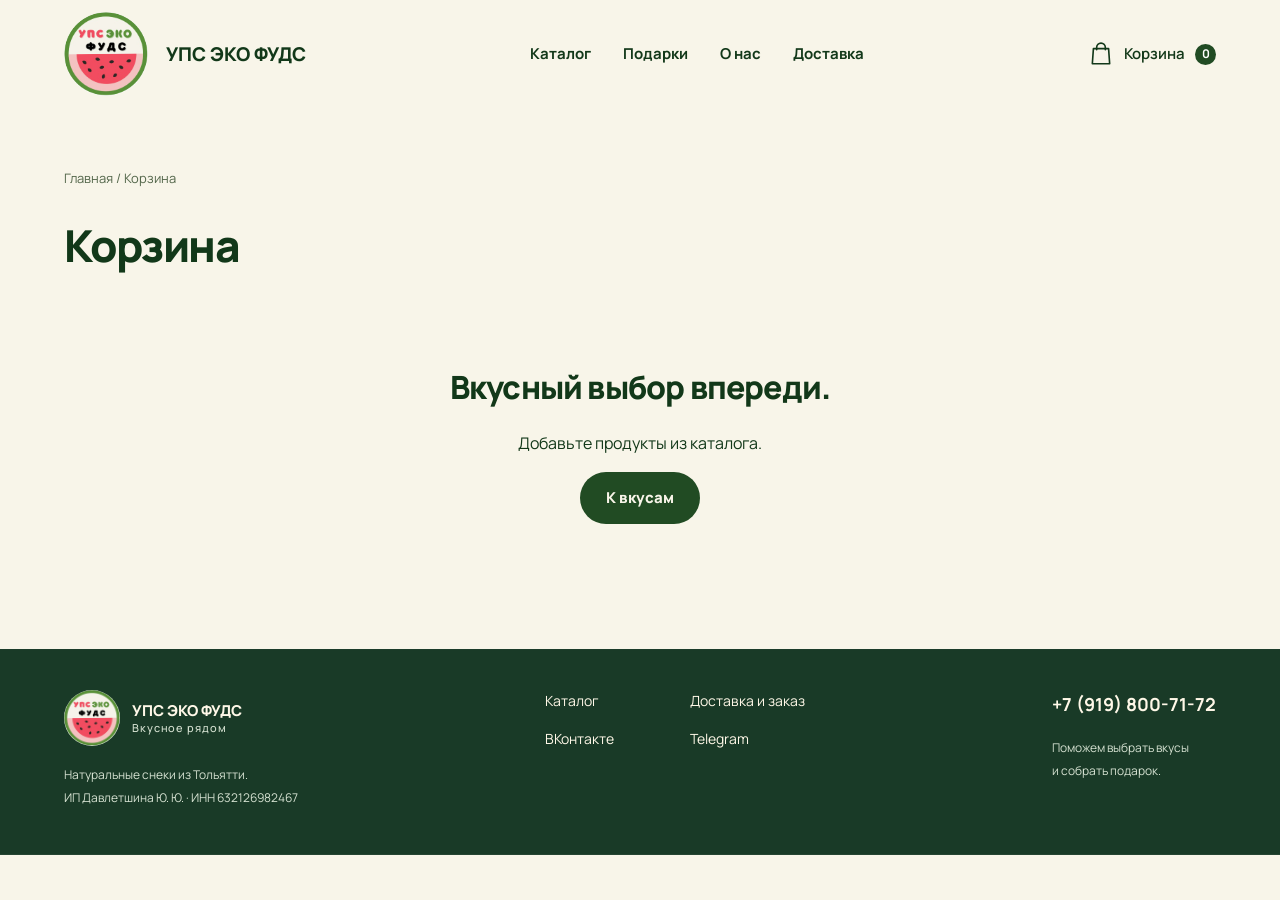
<file: oops-eco-foods/cart.html>
<!doctype html><html lang="ru"><head><meta charset="utf-8"><meta name="viewport" content="width=device-width,initial-scale=1"><meta name="robots" content="noindex,nofollow"><title>Корзина — УПС ЭКО ФУДС</title><link rel="stylesheet" href="foundation.css"><meta name="theme-color" content="#f8f5e9"><link rel="icon" href="assets/logo.jpg"><link rel="stylesheet" href="approved.css"></head><body data-page="cart"><header class="shell site-header"><button class="menu-toggle" aria-label="Открыть меню" aria-expanded="false" aria-controls="mobile-menu"><svg viewBox="0 0 24 24" fill="none" stroke="currentColor" stroke-width="1.5" stroke-linecap="round" stroke-linejoin="round" aria-hidden="true"><path d="M4 6h16M4 12h16M4 18h16"/></svg></button><a class="brand" href="index.html"><img src="assets/logo.jpg" width="84" height="84" alt="УПС ЭКО ФУДС — на главную"><span>УПС ЭКО ФУДС</span></a><nav aria-label="Основное меню"><a href="catalog.html">Каталог</a><a href="index.html#gifts">Подарки</a><a href="index.html#about">О нас</a><a href="index.html#delivery">Доставка</a></nav><a href="cart.html" class="cart-link" aria-label="Корзина"><svg viewBox="0 0 24 24" fill="none" stroke="currentColor" stroke-width="1.5" stroke-linecap="round" stroke-linejoin="round" aria-hidden="true"><path d="M5 7h14l1 14H4L5 7Z"/><path d="M8 8V6a4 4 0 0 1 8 0v2"/></svg><span>Корзина</span><b id="cart-count">0</b></a></header><nav id="mobile-menu" class="mobile-menu shell" aria-label="Мобильное меню" hidden><a href="catalog.html">Все вкусы</a><a href="index.html#gifts">Подарки</a><a href="index.html#about">О нас</a><a href="index.html#delivery">Доставка</a><a href="index.html#contacts">Контакты</a></nav><main class="shell section" style="padding-top:20px"><div class="page-head"><div class="breadcrumbs"><a href="index.html">Главная</a> / Корзина</div><h1>Корзина</h1></div><div id="cart-root"></div></main><footer class="shell" id="contacts"><div><a class="brand" href="index.html"><img src="assets/logo.jpg" width="56" height="56" alt=""><span>УПС ЭКО ФУДС<small>Вкусное рядом</small></span></a><p>Натуральные снеки из Тольятти.<br>ИП Давлетшина Ю. Ю. · ИНН 632126982467</p></div><div class="footer-links"><a href="catalog.html">Каталог</a><a href="index.html#delivery">Доставка и заказ</a><a href="https://vk.ru/oops_eco_foods" target="_blank" rel="noopener">ВКонтакте</a><a href="https://t.me/oops_eco_foods" target="_blank" rel="noopener">Telegram</a></div><div><a class="footer-phone" href="tel:+79198007172">+7 (919) 800-71-72</a><p>Поможем выбрать вкусы<br>и собрать подарок.</p></div></footer><nav class="bottom-nav" aria-label="Быстрая навигация"><a href="index.html"><svg viewBox="0 0 24 24" fill="none" stroke="currentColor" stroke-width="1.5" stroke-linecap="round" stroke-linejoin="round" aria-hidden="true"><path d="m3 10 9-7 9 7v11h-7v-7h-4v7H3Z"/></svg><span>Главная</span></a><a href="catalog.html"><img src="assets/watermelon.svg" alt="" width="30" height="30"><span>Каталог</span></a><a href="cart.html"><svg viewBox="0 0 24 24" fill="none" stroke="currentColor" stroke-width="1.5" stroke-linecap="round" stroke-linejoin="round" aria-hidden="true"><path d="M5 7h14l1 14H4L5 7Z"/><path d="M8 8V6a4 4 0 0 1 8 0v2"/></svg><span>Корзина</span></a><a href="index.html#contacts"><svg viewBox="0 0 24 24" fill="none" stroke="currentColor" stroke-width="1.5" stroke-linecap="round" stroke-linejoin="round" aria-hidden="true"><path d="M6 3 3 6c0 8 7 15 15 15l3-3-5-4-3 2-5-5 2-3-4-5Z"/></svg><span>Контакты</span></a></nav><div class="toast" role="status" id="toast"></div><script src="products.js"></script><script src="store.js"></script></body></html>
</file>
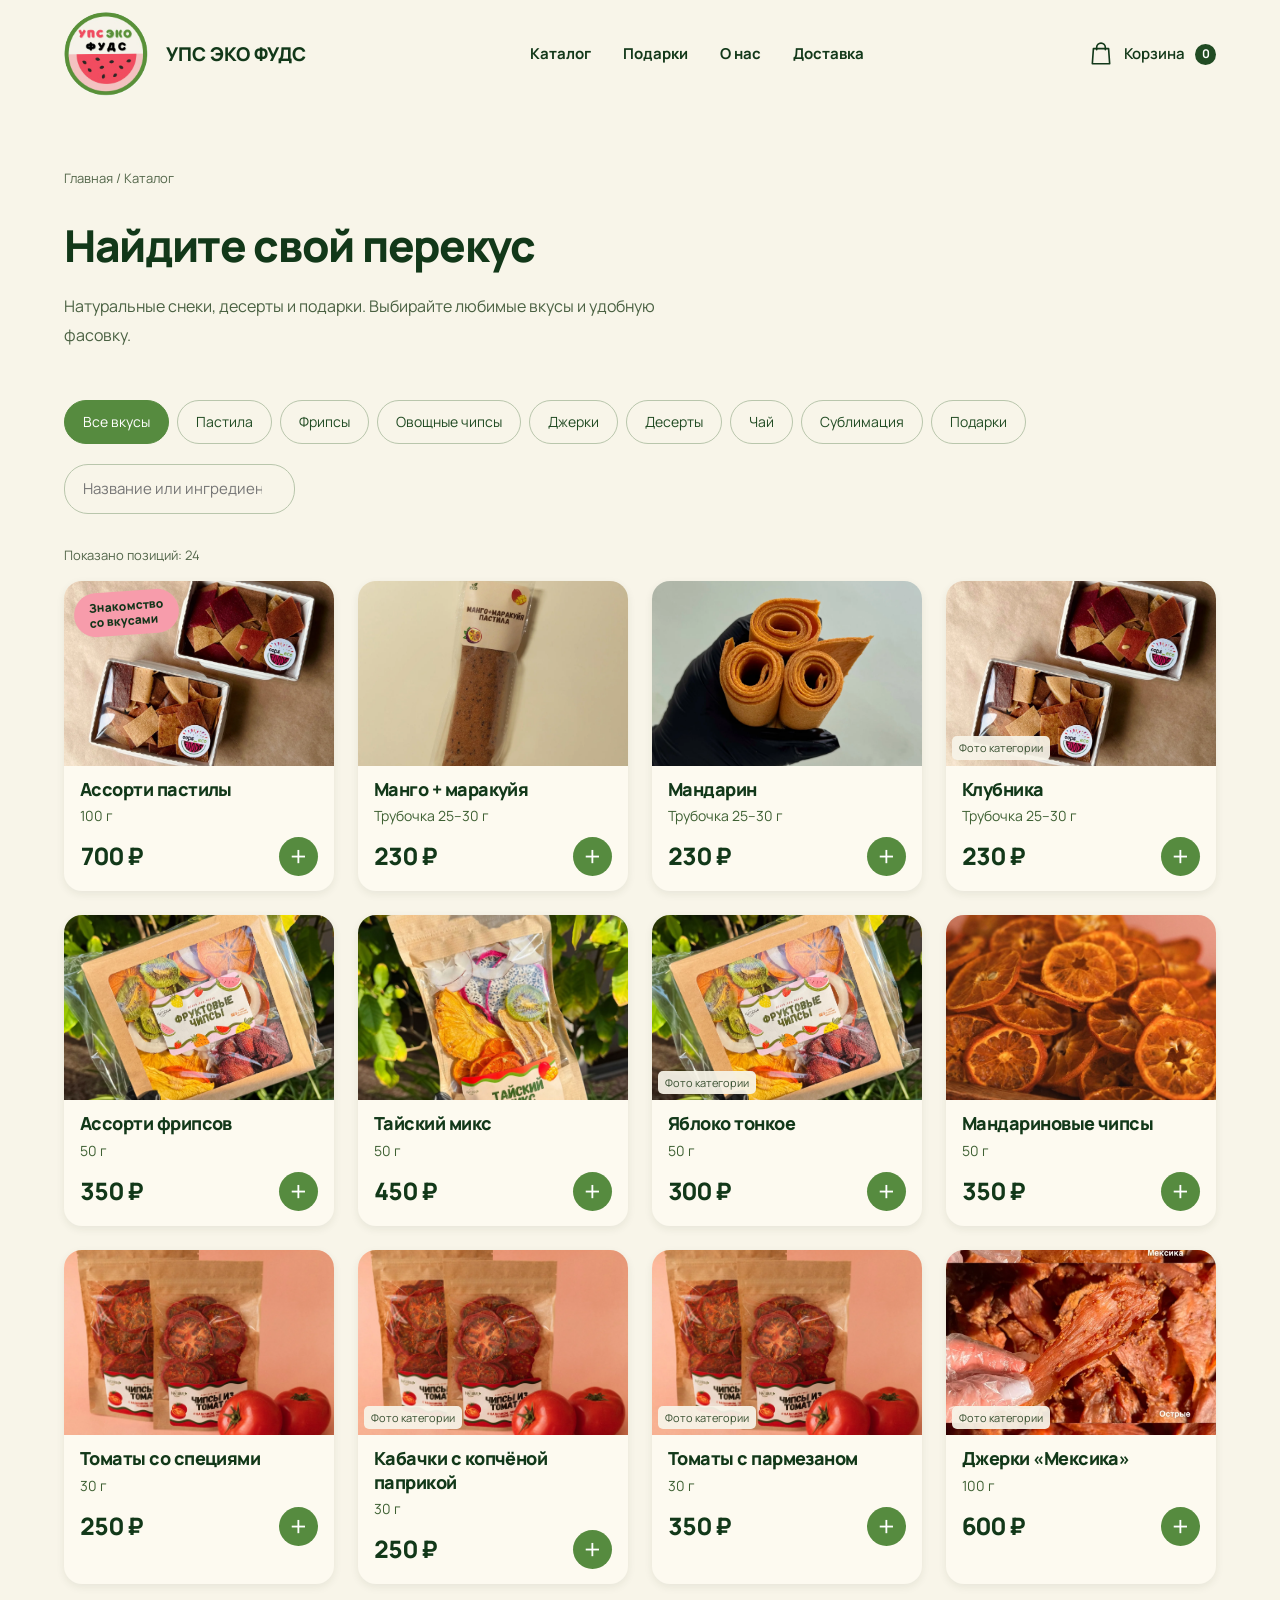
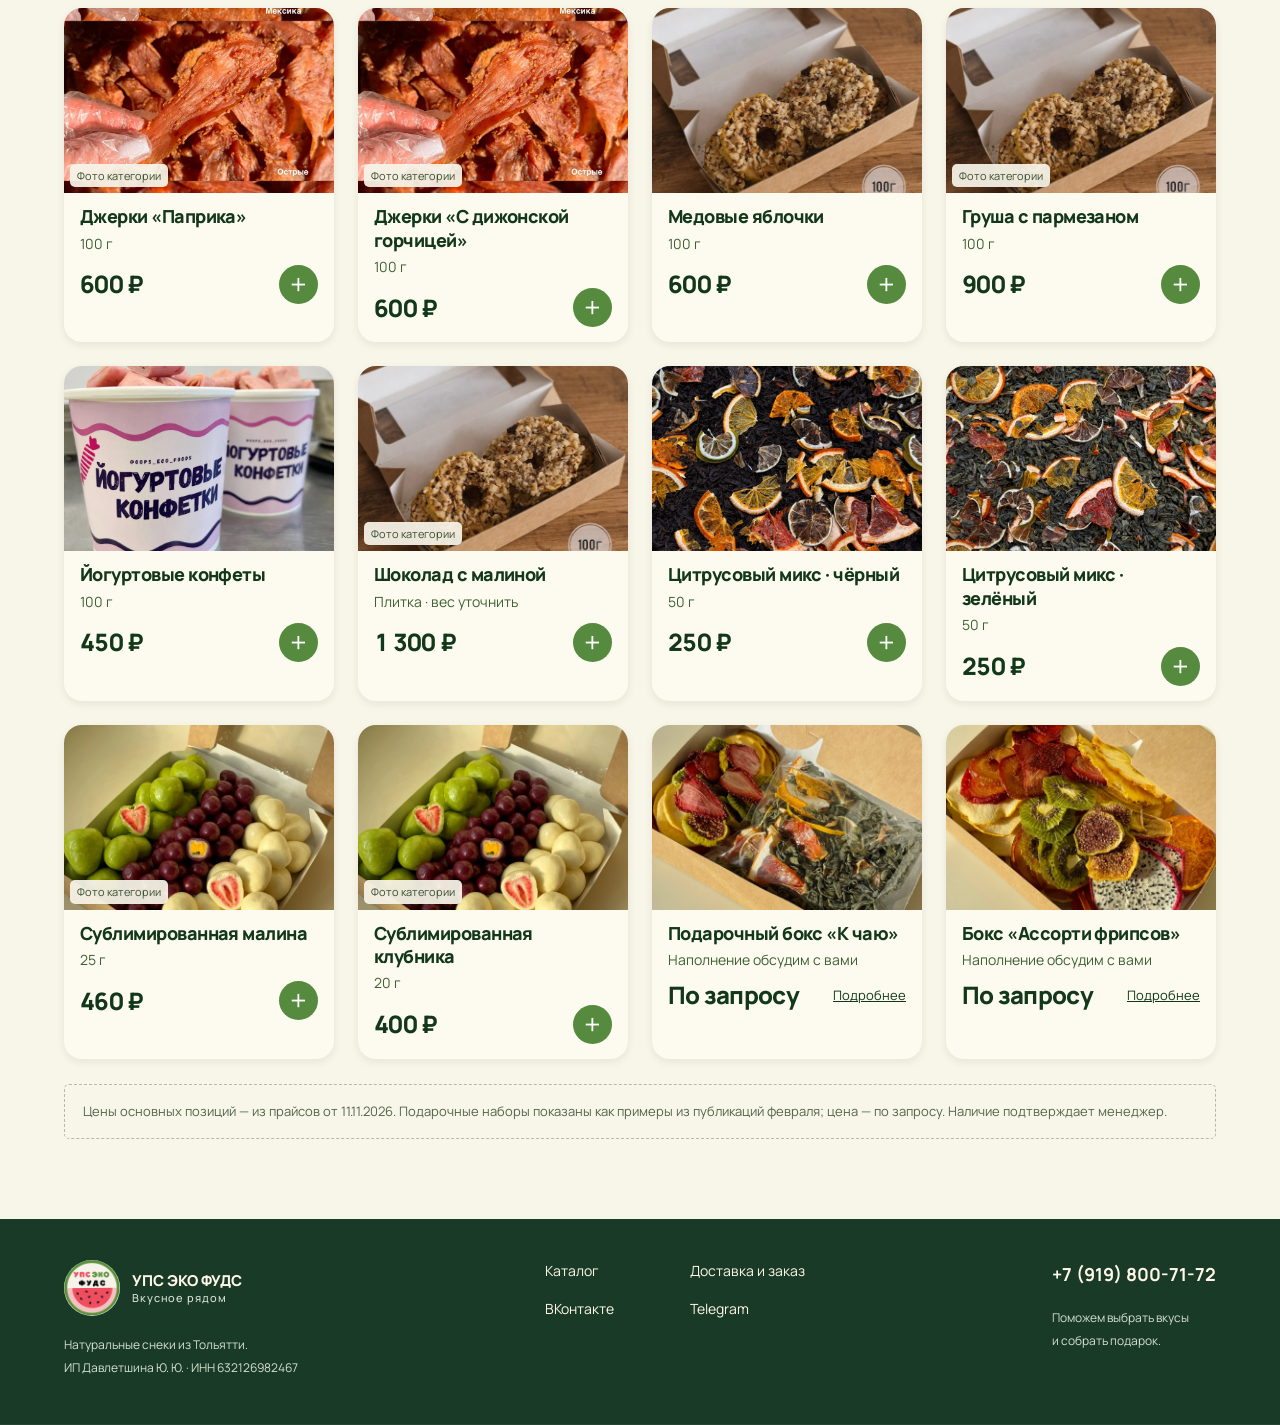
<file: oops-eco-foods/catalog.html>
<!doctype html><html lang="ru"><head><meta charset="utf-8"><meta name="viewport" content="width=device-width,initial-scale=1"><meta name="robots" content="noindex,nofollow"><title>Каталог — УПС ЭКО ФУДС</title><link rel="stylesheet" href="foundation.css"><meta name="theme-color" content="#f8f5e9"><link rel="icon" href="assets/logo.jpg"><link rel="stylesheet" href="approved.css"></head><body data-page="catalog"><header class="shell site-header"><button class="menu-toggle" aria-label="Открыть меню" aria-expanded="false" aria-controls="mobile-menu"><svg viewBox="0 0 24 24" fill="none" stroke="currentColor" stroke-width="1.5" stroke-linecap="round" stroke-linejoin="round" aria-hidden="true"><path d="M4 6h16M4 12h16M4 18h16"/></svg></button><a class="brand" href="index.html"><img src="assets/logo.jpg" width="84" height="84" alt="УПС ЭКО ФУДС — на главную"><span>УПС ЭКО ФУДС</span></a><nav aria-label="Основное меню"><a href="catalog.html">Каталог</a><a href="index.html#gifts">Подарки</a><a href="index.html#about">О нас</a><a href="index.html#delivery">Доставка</a></nav><a href="cart.html" class="cart-link" aria-label="Корзина"><svg viewBox="0 0 24 24" fill="none" stroke="currentColor" stroke-width="1.5" stroke-linecap="round" stroke-linejoin="round" aria-hidden="true"><path d="M5 7h14l1 14H4L5 7Z"/><path d="M8 8V6a4 4 0 0 1 8 0v2"/></svg><span>Корзина</span><b id="cart-count">0</b></a></header><nav id="mobile-menu" class="mobile-menu shell" aria-label="Мобильное меню" hidden><a href="catalog.html">Все вкусы</a><a href="index.html#gifts">Подарки</a><a href="index.html#about">О нас</a><a href="index.html#delivery">Доставка</a><a href="index.html#contacts">Контакты</a></nav><main class="shell section" style="padding-top:20px"><div class="page-head"><div class="breadcrumbs"><a href="index.html">Главная</a> / Каталог</div><h1>Найдите свой перекус</h1><p>Натуральные снеки, десерты и&nbsp;подарки. Выбирайте любимые вкусы и удобную фасовку.</p></div><div class="tools"><div class="filters" id="filters" role="group" aria-label="Категории"></div><input class="search" type="search" id="search" placeholder="Название или ингредиент" aria-label="Поиск по каталогу"></div><p id="result-count" class="intro-note" role="status"></p><div class="products" id="products"></div><p class="notice">Цены основных позиций&nbsp;— из&nbsp;прайсов от&nbsp;11.11.2026. Подарочные наборы показаны как&nbsp;примеры из&nbsp;публикаций февраля; цена&nbsp;— по&nbsp;запросу. Наличие подтверждает менеджер.</p></main><footer class="shell" id="contacts"><div><a class="brand" href="index.html"><img src="assets/logo.jpg" width="56" height="56" alt=""><span>УПС ЭКО ФУДС<small>Вкусное рядом</small></span></a><p>Натуральные снеки из Тольятти.<br>ИП Давлетшина Ю. Ю. · ИНН 632126982467</p></div><div class="footer-links"><a href="catalog.html">Каталог</a><a href="index.html#delivery">Доставка и заказ</a><a href="https://vk.ru/oops_eco_foods" target="_blank" rel="noopener">ВКонтакте</a><a href="https://t.me/oops_eco_foods" target="_blank" rel="noopener">Telegram</a></div><div><a class="footer-phone" href="tel:+79198007172">+7 (919) 800-71-72</a><p>Поможем выбрать вкусы<br>и собрать подарок.</p></div></footer><nav class="bottom-nav" aria-label="Быстрая навигация"><a href="index.html"><svg viewBox="0 0 24 24" fill="none" stroke="currentColor" stroke-width="1.5" stroke-linecap="round" stroke-linejoin="round" aria-hidden="true"><path d="m3 10 9-7 9 7v11h-7v-7h-4v7H3Z"/></svg><span>Главная</span></a><a href="catalog.html"><img src="assets/watermelon.svg" alt="" width="30" height="30"><span>Каталог</span></a><a href="cart.html"><svg viewBox="0 0 24 24" fill="none" stroke="currentColor" stroke-width="1.5" stroke-linecap="round" stroke-linejoin="round" aria-hidden="true"><path d="M5 7h14l1 14H4L5 7Z"/><path d="M8 8V6a4 4 0 0 1 8 0v2"/></svg><span>Корзина</span></a><a href="index.html#contacts"><svg viewBox="0 0 24 24" fill="none" stroke="currentColor" stroke-width="1.5" stroke-linecap="round" stroke-linejoin="round" aria-hidden="true"><path d="M6 3 3 6c0 8 7 15 15 15l3-3-5-4-3 2-5-5 2-3-4-5Z"/></svg><span>Контакты</span></a></nav><div class="toast" role="status" id="toast"></div><script src="products.js"></script><script src="store.js"></script></body></html>
</file>
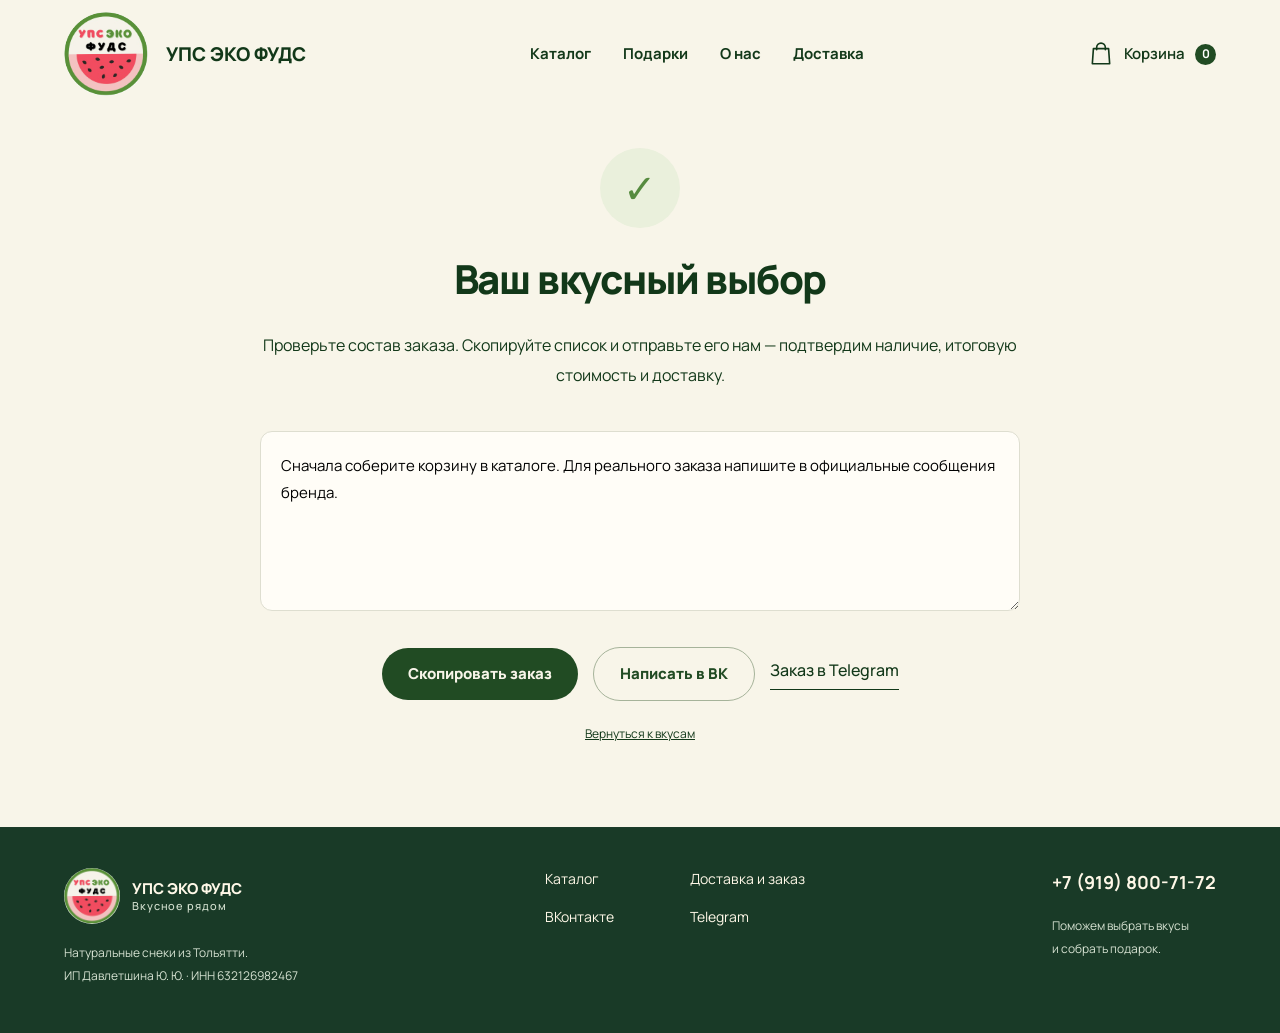
<file: oops-eco-foods/checkout.html>
<!doctype html><html lang="ru"><head><meta charset="utf-8"><meta name="viewport" content="width=device-width,initial-scale=1"><meta name="robots" content="noindex,nofollow"><title>Ваш заказ — УПС ЭКО ФУДС</title><link rel="stylesheet" href="foundation.css"><meta name="theme-color" content="#f8f5e9"><link rel="icon" href="assets/logo.jpg"><link rel="stylesheet" href="approved.css"></head><body data-page="thanks"><header class="shell site-header"><button class="menu-toggle" aria-label="Открыть меню" aria-expanded="false" aria-controls="mobile-menu"><svg viewBox="0 0 24 24" fill="none" stroke="currentColor" stroke-width="1.5" stroke-linecap="round" stroke-linejoin="round" aria-hidden="true"><path d="M4 6h16M4 12h16M4 18h16"/></svg></button><a class="brand" href="index.html"><img src="assets/logo.jpg" width="84" height="84" alt="УПС ЭКО ФУДС — на главную"><span>УПС ЭКО ФУДС</span></a><nav aria-label="Основное меню"><a href="catalog.html">Каталог</a><a href="index.html#gifts">Подарки</a><a href="index.html#about">О нас</a><a href="index.html#delivery">Доставка</a></nav><a href="cart.html" class="cart-link" aria-label="Корзина"><svg viewBox="0 0 24 24" fill="none" stroke="currentColor" stroke-width="1.5" stroke-linecap="round" stroke-linejoin="round" aria-hidden="true"><path d="M5 7h14l1 14H4L5 7Z"/><path d="M8 8V6a4 4 0 0 1 8 0v2"/></svg><span>Корзина</span><b id="cart-count">0</b></a></header><nav id="mobile-menu" class="mobile-menu shell" aria-label="Мобильное меню" hidden><a href="catalog.html">Все вкусы</a><a href="index.html#gifts">Подарки</a><a href="index.html#about">О нас</a><a href="index.html#delivery">Доставка</a><a href="index.html#contacts">Контакты</a></nav><main class="shell"><div class="success"><div class="symbol">✓</div><h1>Ваш вкусный выбор</h1><p>Проверьте состав заказа. Скопируйте список и отправьте его нам — подтвердим наличие, итоговую стоимость и доставку.</p><textarea class="order-text" id="order-text" readonly aria-label="Текст заказа"></textarea><div class="actions" style="justify-content:center"><button class="btn" id="copy-order">Скопировать заказ</button><a class="btn secondary" href="https://vk.ru/im?sel=-37708318" target="_blank" rel="noopener">Написать в&nbsp;ВК</a><a class="text-link" href="https://t.me/oops_eco_foods_t" target="_blank" rel="noopener">Заказ в&nbsp;Telegram</a></div><p><a class="back-link" href="catalog.html">Вернуться к&nbsp;вкусам</a></p></div></main><footer class="shell" id="contacts"><div><a class="brand" href="index.html"><img src="assets/logo.jpg" width="56" height="56" alt=""><span>УПС ЭКО ФУДС<small>Вкусное рядом</small></span></a><p>Натуральные снеки из Тольятти.<br>ИП Давлетшина Ю. Ю. · ИНН 632126982467</p></div><div class="footer-links"><a href="catalog.html">Каталог</a><a href="index.html#delivery">Доставка и заказ</a><a href="https://vk.ru/oops_eco_foods" target="_blank" rel="noopener">ВКонтакте</a><a href="https://t.me/oops_eco_foods" target="_blank" rel="noopener">Telegram</a></div><div><a class="footer-phone" href="tel:+79198007172">+7 (919) 800-71-72</a><p>Поможем выбрать вкусы<br>и собрать подарок.</p></div></footer><nav class="bottom-nav" aria-label="Быстрая навигация"><a href="index.html"><svg viewBox="0 0 24 24" fill="none" stroke="currentColor" stroke-width="1.5" stroke-linecap="round" stroke-linejoin="round" aria-hidden="true"><path d="m3 10 9-7 9 7v11h-7v-7h-4v7H3Z"/></svg><span>Главная</span></a><a href="catalog.html"><img src="assets/watermelon.svg" alt="" width="30" height="30"><span>Каталог</span></a><a href="cart.html"><svg viewBox="0 0 24 24" fill="none" stroke="currentColor" stroke-width="1.5" stroke-linecap="round" stroke-linejoin="round" aria-hidden="true"><path d="M5 7h14l1 14H4L5 7Z"/><path d="M8 8V6a4 4 0 0 1 8 0v2"/></svg><span>Корзина</span></a><a href="index.html#contacts"><svg viewBox="0 0 24 24" fill="none" stroke="currentColor" stroke-width="1.5" stroke-linecap="round" stroke-linejoin="round" aria-hidden="true"><path d="M6 3 3 6c0 8 7 15 15 15l3-3-5-4-3 2-5-5 2-3-4-5Z"/></svg><span>Контакты</span></a></nav><div class="toast" role="status" id="toast"></div><script src="products.js"></script><script src="store.js"></script></body></html>
</file>
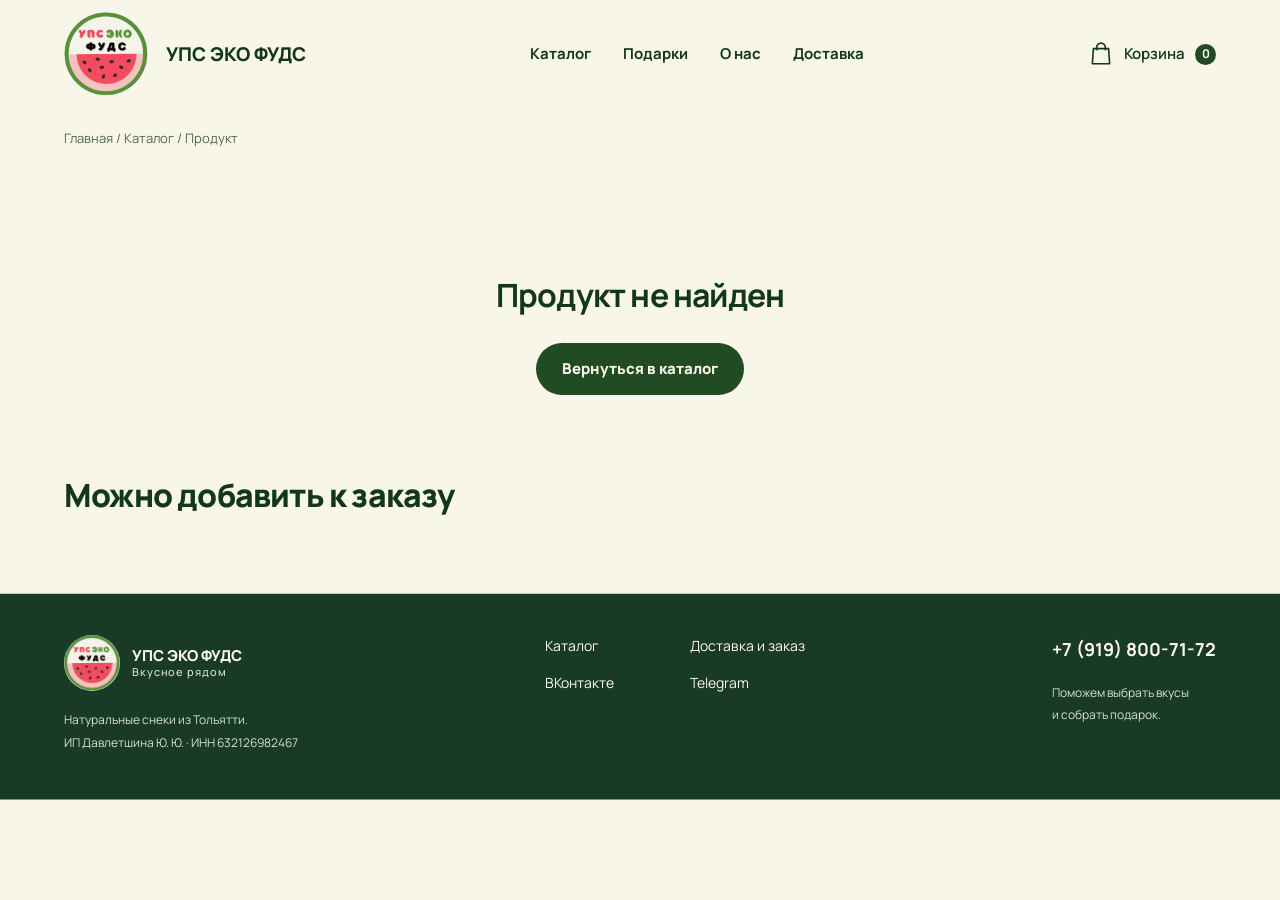
<file: oops-eco-foods/item.html>
<!doctype html><html lang="ru"><head><meta charset="utf-8"><meta name="viewport" content="width=device-width,initial-scale=1"><meta name="robots" content="noindex,nofollow"><title>Карточка продукта — УПС ЭКО ФУДС</title><link rel="stylesheet" href="foundation.css"><meta name="theme-color" content="#f8f5e9"><link rel="icon" href="assets/logo.jpg"><link rel="stylesheet" href="approved.css"></head><body data-page="item"><header class="shell site-header"><button class="menu-toggle" aria-label="Открыть меню" aria-expanded="false" aria-controls="mobile-menu"><svg viewBox="0 0 24 24" fill="none" stroke="currentColor" stroke-width="1.5" stroke-linecap="round" stroke-linejoin="round" aria-hidden="true"><path d="M4 6h16M4 12h16M4 18h16"/></svg></button><a class="brand" href="index.html"><img src="assets/logo.jpg" width="84" height="84" alt="УПС ЭКО ФУДС — на главную"><span>УПС ЭКО ФУДС</span></a><nav aria-label="Основное меню"><a href="catalog.html">Каталог</a><a href="index.html#gifts">Подарки</a><a href="index.html#about">О нас</a><a href="index.html#delivery">Доставка</a></nav><a href="cart.html" class="cart-link" aria-label="Корзина"><svg viewBox="0 0 24 24" fill="none" stroke="currentColor" stroke-width="1.5" stroke-linecap="round" stroke-linejoin="round" aria-hidden="true"><path d="M5 7h14l1 14H4L5 7Z"/><path d="M8 8V6a4 4 0 0 1 8 0v2"/></svg><span>Корзина</span><b id="cart-count">0</b></a></header><nav id="mobile-menu" class="mobile-menu shell" aria-label="Мобильное меню" hidden><a href="catalog.html">Все вкусы</a><a href="index.html#gifts">Подарки</a><a href="index.html#about">О нас</a><a href="index.html#delivery">Доставка</a><a href="index.html#contacts">Контакты</a></nav><main class="shell"><div class="breadcrumbs"><a href="index.html">Главная</a> / <a href="catalog.html">Каталог</a> / <span id="item-crumb">Продукт</span></div><div id="item-root"></div><section class="section" style="padding-top:10px"><h2>Можно добавить к&nbsp;заказу</h2><div class="products" id="related"></div></section></main><footer class="shell" id="contacts"><div><a class="brand" href="index.html"><img src="assets/logo.jpg" width="56" height="56" alt=""><span>УПС ЭКО ФУДС<small>Вкусное рядом</small></span></a><p>Натуральные снеки из Тольятти.<br>ИП Давлетшина Ю. Ю. · ИНН 632126982467</p></div><div class="footer-links"><a href="catalog.html">Каталог</a><a href="index.html#delivery">Доставка и заказ</a><a href="https://vk.ru/oops_eco_foods" target="_blank" rel="noopener">ВКонтакте</a><a href="https://t.me/oops_eco_foods" target="_blank" rel="noopener">Telegram</a></div><div><a class="footer-phone" href="tel:+79198007172">+7 (919) 800-71-72</a><p>Поможем выбрать вкусы<br>и собрать подарок.</p></div></footer><nav class="bottom-nav" aria-label="Быстрая навигация"><a href="index.html"><svg viewBox="0 0 24 24" fill="none" stroke="currentColor" stroke-width="1.5" stroke-linecap="round" stroke-linejoin="round" aria-hidden="true"><path d="m3 10 9-7 9 7v11h-7v-7h-4v7H3Z"/></svg><span>Главная</span></a><a href="catalog.html"><img src="assets/watermelon.svg" alt="" width="30" height="30"><span>Каталог</span></a><a href="cart.html"><svg viewBox="0 0 24 24" fill="none" stroke="currentColor" stroke-width="1.5" stroke-linecap="round" stroke-linejoin="round" aria-hidden="true"><path d="M5 7h14l1 14H4L5 7Z"/><path d="M8 8V6a4 4 0 0 1 8 0v2"/></svg><span>Корзина</span></a><a href="index.html#contacts"><svg viewBox="0 0 24 24" fill="none" stroke="currentColor" stroke-width="1.5" stroke-linecap="round" stroke-linejoin="round" aria-hidden="true"><path d="M6 3 3 6c0 8 7 15 15 15l3-3-5-4-3 2-5-5 2-3-4-5Z"/></svg><span>Контакты</span></a></nav><div class="toast" role="status" id="toast"></div><script src="products.js"></script><script src="store.js"></script></body></html>
</file>
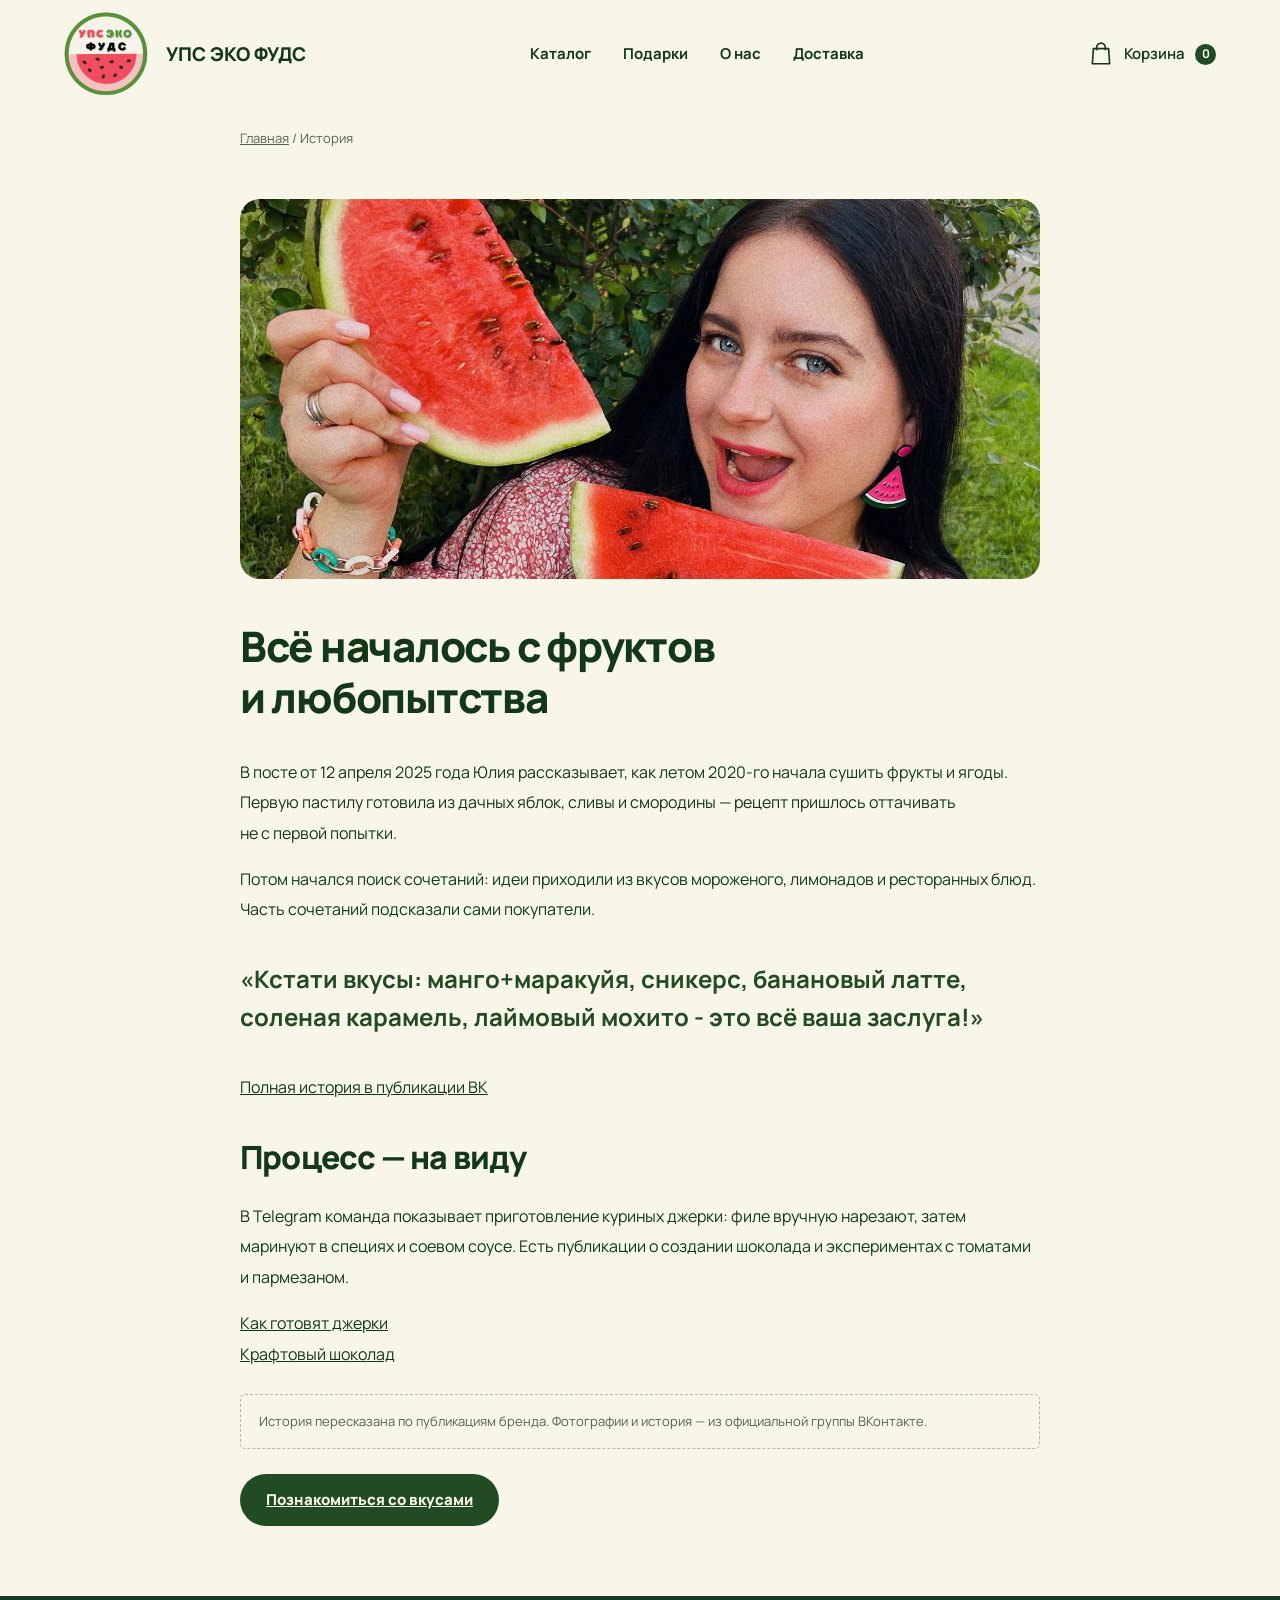
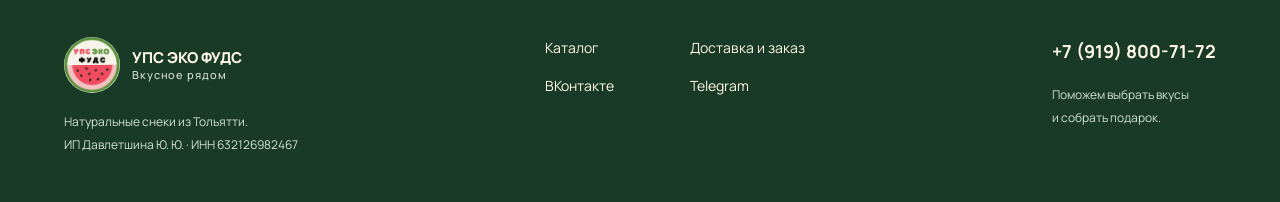
<file: oops-eco-foods/story.html>
<!doctype html><html lang="ru"><head><meta charset="utf-8"><meta name="viewport" content="width=device-width,initial-scale=1"><meta name="robots" content="noindex,nofollow"><title>История бренда — УПС ЭКО ФУДС</title><link rel="stylesheet" href="foundation.css"><meta name="theme-color" content="#f8f5e9"><link rel="icon" href="assets/logo.jpg"><link rel="stylesheet" href="approved.css"></head><body data-page="story"><header class="shell site-header"><button class="menu-toggle" aria-label="Открыть меню" aria-expanded="false" aria-controls="mobile-menu"><svg viewBox="0 0 24 24" fill="none" stroke="currentColor" stroke-width="1.5" stroke-linecap="round" stroke-linejoin="round" aria-hidden="true"><path d="M4 6h16M4 12h16M4 18h16"/></svg></button><a class="brand" href="index.html"><img src="assets/logo.jpg" width="84" height="84" alt="УПС ЭКО ФУДС — на главную"><span>УПС ЭКО ФУДС</span></a><nav aria-label="Основное меню"><a href="catalog.html">Каталог</a><a href="index.html#gifts">Подарки</a><a href="index.html#about">О нас</a><a href="index.html#delivery">Доставка</a></nav><a href="cart.html" class="cart-link" aria-label="Корзина"><svg viewBox="0 0 24 24" fill="none" stroke="currentColor" stroke-width="1.5" stroke-linecap="round" stroke-linejoin="round" aria-hidden="true"><path d="M5 7h14l1 14H4L5 7Z"/><path d="M8 8V6a4 4 0 0 1 8 0v2"/></svg><span>Корзина</span><b id="cart-count">0</b></a></header><nav id="mobile-menu" class="mobile-menu shell" aria-label="Мобильное меню" hidden><a href="catalog.html">Все вкусы</a><a href="index.html#gifts">Подарки</a><a href="index.html#about">О нас</a><a href="index.html#delivery">Доставка</a><a href="index.html#contacts">Контакты</a></nav><main class="shell"><article class="article"><div class="breadcrumbs"><a href="index.html">Главная</a> / История</div><img class="story-photo" src="assets/vk-113-1.webp" alt="Юлия, основательница УПС ЭКО ФУДС"><h1>Всё началось с&nbsp;фруктов<br>и&nbsp;любопытства</h1><p>В&nbsp;посте от&nbsp;12 апреля 2025 года Юлия рассказывает, как&nbsp;летом 2020-го начала сушить фрукты и&nbsp;ягоды. Первую пастилу готовила из&nbsp;дачных яблок, сливы и&nbsp;смородины&nbsp;— рецепт пришлось оттачивать не&nbsp;с&nbsp;первой попытки.</p><p>Потом начался поиск сочетаний: идеи приходили из&nbsp;вкусов мороженого, лимонадов и&nbsp;ресторанных блюд. Часть сочетаний подсказали сами покупатели.</p><blockquote>«Кстати вкусы: манго+маракуйя, сникерс, банановый латте, соленая карамель, лаймовый мохито - это&nbsp;всё ваша заслуга!»</blockquote><p><a href="https://vk.ru/wall-37708318_1171" target="_blank" rel="noopener">Полная история в&nbsp;публикации ВК</a></p><h2>Процесс&nbsp;— на&nbsp;виду</h2><p>В&nbsp;Telegram команда показывает приготовление куриных джерки: филе вручную нарезают, затем маринуют в&nbsp;специях и&nbsp;соевом соусе. Есть публикации о&nbsp;создании шоколада и&nbsp;экспериментах с&nbsp;томатами и&nbsp;пармезаном.</p><p><a href="https://t.me/oops_eco_foods/1518" target="_blank" rel="noopener">Как&nbsp;готовят джерки</a><br><a href="https://t.me/oops_eco_foods/1561" target="_blank" rel="noopener">Крафтовый шоколад</a></p><div class="notice">История пересказана по&nbsp;публикациям бренда. Фотографии и история — из официальной группы ВКонтакте.</div><a class="btn" href="catalog.html">Познакомиться со&nbsp;вкусами</a></article></main><footer class="shell" id="contacts"><div><a class="brand" href="index.html"><img src="assets/logo.jpg" width="56" height="56" alt=""><span>УПС ЭКО ФУДС<small>Вкусное рядом</small></span></a><p>Натуральные снеки из Тольятти.<br>ИП Давлетшина Ю. Ю. · ИНН 632126982467</p></div><div class="footer-links"><a href="catalog.html">Каталог</a><a href="index.html#delivery">Доставка и заказ</a><a href="https://vk.ru/oops_eco_foods" target="_blank" rel="noopener">ВКонтакте</a><a href="https://t.me/oops_eco_foods" target="_blank" rel="noopener">Telegram</a></div><div><a class="footer-phone" href="tel:+79198007172">+7 (919) 800-71-72</a><p>Поможем выбрать вкусы<br>и собрать подарок.</p></div></footer><nav class="bottom-nav" aria-label="Быстрая навигация"><a href="index.html"><svg viewBox="0 0 24 24" fill="none" stroke="currentColor" stroke-width="1.5" stroke-linecap="round" stroke-linejoin="round" aria-hidden="true"><path d="m3 10 9-7 9 7v11h-7v-7h-4v7H3Z"/></svg><span>Главная</span></a><a href="catalog.html"><img src="assets/watermelon.svg" alt="" width="30" height="30"><span>Каталог</span></a><a href="cart.html"><svg viewBox="0 0 24 24" fill="none" stroke="currentColor" stroke-width="1.5" stroke-linecap="round" stroke-linejoin="round" aria-hidden="true"><path d="M5 7h14l1 14H4L5 7Z"/><path d="M8 8V6a4 4 0 0 1 8 0v2"/></svg><span>Корзина</span></a><a href="index.html#contacts"><svg viewBox="0 0 24 24" fill="none" stroke="currentColor" stroke-width="1.5" stroke-linecap="round" stroke-linejoin="round" aria-hidden="true"><path d="M6 3 3 6c0 8 7 15 15 15l3-3-5-4-3 2-5-5 2-3-4-5Z"/></svg><span>Контакты</span></a></nav><div class="toast" role="status" id="toast"></div><script src="products.js"></script><script src="store.js"></script></body></html>
</file>
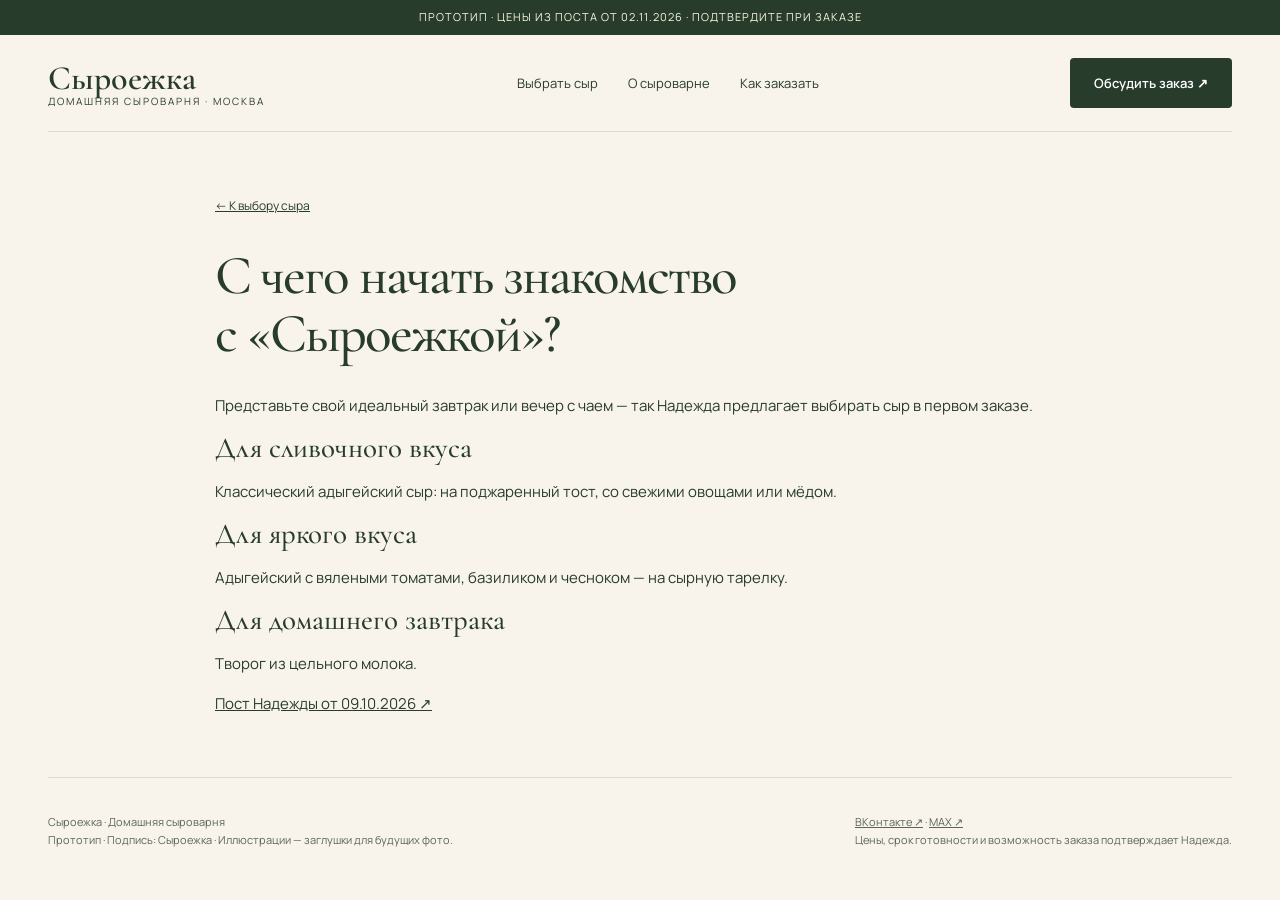
<file: syroezhka/article.html>
<!DOCTYPE html><html lang="ru"><head><meta charset="UTF-8"><meta name="viewport" content="width=device-width, initial-scale=1"><meta name="robots" content="noindex,nofollow"><title>Сыроежка — домашний сыр в Москве</title><meta name="description" content="Домашний сыр из цельного молока. Адыгейский, сулугуни и творог под заказ. Москва, метро Бульвар Рокоссовского."><link rel="stylesheet" href="style.css"><style>*{box-sizing:border-box}html{scroll-behavior:smooth}body{margin:0;background:var(--bg);color:var(--ink);font-family:Manrope,Arial,sans-serif;line-height:1.65}.wrap{max-width:1240px;margin:auto;padding:0 38px}@import url('https://fonts.googleapis.com/css2?family=Cormorant+Garamond:wght@400;500;600&family=Manrope:wght@400;500;600;700&display=swap');
:root{--bg:#f8f4eb;--ink:#283c2c;--muted:#727669;--accent:#b95b3b;--line:#d9dccc;--card:#fffcf6}*{box-sizing:border-box}html{scroll-behavior:smooth}body{margin:0;background:var(--bg);color:var(--ink);font:15px/1.7 Manrope,Arial,sans-serif}a{color:inherit}button,input,textarea,select{font:inherit}button,a.btn{cursor:pointer}button:focus-visible,a:focus-visible,input:focus-visible{outline:3px solid #b95b3b;outline-offset:4px}.wrap{max-width:1280px;margin:auto;padding:0 48px}.notice{text-align:center;background:#283c2c;color:#fbf5df;font-size:11px;letter-spacing:1px;padding:8px}header{display:flex;align-items:center;justify-content:space-between;padding:23px 0;border-bottom:1px solid var(--line);gap:20px}.logo{font:600 34px Cormorant Garamond,Georgia,serif;text-decoration:none}.logo span{font:10px Manrope;display:block;letter-spacing:2px;text-transform:uppercase;margin-top:-5px}nav{display:flex;gap:30px}nav a{text-decoration:none;font-size:13px}.btn,button.primary{display:inline-block;background:var(--ink);color:white;text-decoration:none;border:0;padding:14px 24px;border-radius:4px;font-weight:600;font-size:13px}.btn.light{background:transparent;border:1px solid var(--line);color:var(--ink)}h1,h2,h3{font-family:Cormorant Garamond,Georgia,serif;font-weight:500;line-height:1.05;margin:0}h1{font-size:76px;letter-spacing:-2px}h2{font-size:49px;letter-spacing:-1px}h3{font-size:29px}.eyebrow{font-size:10px;letter-spacing:2.4px;text-transform:uppercase;margin-bottom:22px;color:var(--accent)}.hero{display:grid;grid-template-columns:1.05fr 1fr;gap:58px;align-items:center;padding:58px 0 65px}.hero p{max-width:420px;color:var(--muted);margin:25px 0}.hero em{font-weight:400;color:var(--accent)}.actions{display:flex;flex-wrap:wrap;gap:12px}.scene{height:450px;position:relative;display:grid;place-items:center;background:#e7e7d5;border-radius:160px 160px 8px 8px;overflow:hidden}.scene:before{content:'';width:330px;height:330px;border:1px solid #a4b29b;border-radius:50%;position:absolute}.scene .dish{width:285px;height:215px;background:#c9b38c;border-radius:50%;transform:rotate(-15deg);box-shadow:0 25px 35px #283c2c20;display:grid;place-items:center}.cheese{display:block;width:180px;height:105px;background:repeating-linear-gradient(95deg,#f6e9bd 0 4px,#eadbab 5px 6px);border-radius:50%;border-bottom:25px solid #ddc98f;box-shadow:5px 20px 30px #4b44292b;transform:rotate(15deg)}.red .cheese{background:radial-gradient(ellipse at 20% 40%,#b66b48 0 5px,transparent 6px),radial-gradient(ellipse at 65% 60%,#667454 0 4px,transparent 5px),#efe2b8}.scene .label{position:absolute;bottom:24px;text-align:center;font-size:11px;color:#606c56;line-height:1.5}.stamp{position:absolute;top:24px;right:18px;border:1px solid #8c9c80;border-radius:50%;width:100px;height:100px;display:grid;place-items:center;text-align:center;font-size:10px;line-height:1.6;transform:rotate(15deg);background:#eff0e0}.strip{border-top:1px solid var(--line);border-bottom:1px solid var(--line);display:grid;grid-template-columns:repeat(3,1fr);padding:20px 0;gap:20px}.strip b{font-size:12px}.strip span{display:block;color:var(--muted);font-size:11px}.section{padding:76px 0}.heading{display:flex;justify-content:space-between;align-items:end;gap:25px;margin-bottom:32px}.heading p{font-size:12px;color:var(--muted);max-width:330px}.filters{display:flex;gap:10px;flex-wrap:wrap;margin-bottom:25px}.filters button{background:transparent;border:1px solid var(--line);border-radius:30px;padding:8px 20px;color:var(--ink)}.filters button[aria-pressed=true]{background:var(--ink);color:white}.filters input{margin-left:auto;background:transparent;border:0;border-bottom:1px solid var(--line);padding:8px;max-width:100%}.grid{display:grid;grid-template-columns:repeat(4,1fr);gap:20px}.photo{height:190px;background:#eae7db;display:grid;place-items:center;position:relative;overflow:hidden;border-radius:5px}.photo .cheese{width:130px;height:80px;border-bottom-width:18px}.photo small{position:absolute;bottom:6px;font-size:9px;color:#666}.photo.red{background:#ead9c8}.photo.gold{background:#e9e0c5}.photo.green{background:#dfe5d8}.card h3{font-size:27px;margin-top:18px;min-height:57px}.card p{font-size:12px;color:var(--muted);min-height:84px}.price{font-size:20px;font-weight:600}.unit{font-size:10px;color:var(--muted)}.card button{width:100%;background:transparent;border:1px solid #a6af9d;border-radius:4px;color:var(--ink);padding:10px;margin-top:16px}.card button:hover{background:var(--ink);color:#fff}.story{display:grid;grid-template-columns:1fr 1fr;gap:70px;align-items:center;background:#e9ebdf;padding:50px;border-radius:6px}.portrait{height:260px;border:1px dashed #a8b49d;display:grid;place-items:center;text-align:center;color:var(--muted);font-size:12px}.story blockquote{font:italic 30px/1.3 Cormorant Garamond;margin:25px 0}.story p{font-size:13px}.reviews{display:grid;grid-template-columns:repeat(3,1fr);gap:25px}.review{border-top:1px solid var(--line);padding-top:25px}.stars{color:#b97a39;letter-spacing:3px}.review blockquote{font:26px/1.3 Cormorant Garamond;margin:18px 0}.review small{color:var(--muted);font-size:10px}.delivery{display:grid;grid-template-columns:1fr 1fr;gap:70px}.steps{display:grid;gap:22px}.step{border-bottom:1px solid var(--line);padding-bottom:20px}.step b{font-size:14px}.step p{font-size:12px;color:var(--muted)}.order{background:var(--ink);color:#faf3df;padding:48px;border-radius:8px}.order h2{font-size:42px}.order p{font-size:12px;color:#d1d8c7}.order textarea{width:100%;min-height:150px;background:#ffffff0b;color:inherit;border:1px solid #839079;border-radius:4px;padding:15px}.order .btn{background:#f3e8c8;color:var(--ink);margin-top:15px}.order button{border:1px solid #839079;background:transparent;color:inherit;padding:12px;margin-top:15px;border-radius:4px}footer{padding:35px 0;border-top:1px solid var(--line);font-size:11px;color:var(--muted);display:flex;justify-content:space-between;gap:20px}.empty{padding:30px;border:1px dashed var(--line);grid-column:1/-1}.detail{max-width:850px;margin:60px auto}.detail .photo{height:300px}.detail h1{font-size:55px;margin:30px 0}.missing{font-size:12px;border:1px dashed #a4ad98;padding:16px;margin-top:20px}.back{font-size:12px}dialog{max-width:600px;width:calc(100% - 30px);background:var(--bg);color:var(--ink);border:1px solid var(--line);padding:30px}dialog::backdrop{background:#17271ac9}@media(max-width:900px){.wrap{padding:0 24px}nav{gap:12px}.hero{gap:24px}h1{font-size:55px}.scene{height:360px}.grid{grid-template-columns:repeat(2,1fr)}.story{gap:30px;padding:30px}}@media(max-width:600px){nav{display:none}.wrap{padding:0 20px}.logo{font-size:29px}header .btn{padding:10px 14px}.hero{grid-template-columns:1fr;padding-top:35px;gap:30px}h1{font-size:54px}.hero p{font-size:14px}.scene{height:330px}.strip{grid-template-columns:1fr;gap:12px}.section{padding:48px 0}.heading{display:block}h2{font-size:40px}.grid{gap:20px 14px}.photo{height:145px}.card h3{font-size:24px;min-height:72px}.card p{min-height:145px}.filters input{width:100%;margin:0}.story,.delivery,.reviews{grid-template-columns:1fr;gap:28px}.portrait{height:220px}.story{padding:24px}.order{padding:25px}footer{flex-direction:column}.detail h1{font-size:44px}}
@media(max-width:900px){h1{font-size:56px}.hero{gap:25px}.grid{grid-template-columns:repeat(2,1fr)}.story{gap:30px;padding:30px}.reviews{gap:16px}header nav{display:none}}@media(max-width:600px){.wrap{padding:0 20px}header{padding:18px 0}.logo{font-size:30px}header .btn{font-size:11px;padding:10px}h1{font-size:50px}h2{font-size:38px}.hero{grid-template-columns:1fr;padding:35px 0;gap:30px}.scene{height:320px}.strip{grid-template-columns:1fr;gap:14px}.section{padding:45px 0}.heading{display:block}.grid{grid-template-columns:1fr 1fr;gap:14px}.photo{height:145px}.photo .cheese{width:100px;height:65px}.card h3{font-size:23px;min-height:70px}.card p{min-height:150px}.card button{font-size:11px;padding:10px 5px}.filters input{width:100%;margin:10px 0}.story,.delivery,.reviews{grid-template-columns:1fr;gap:28px}.story{padding:22px}.portrait{height:180px}.order{padding:24px}.order h2{font-size:35px}footer{flex-direction:column}.detail h1{font-size:42px}.detail{margin:35px auto}.stamp{width:80px;height:80px;font-size:9px}}
</style><style>:root{--muted:#5c6657}.card p,.heading p,.step p,.story p,.order p,.review small{font-size:13px}.card h3{line-height:1.15}.photo small{font-size:10px}</style><style>:root{--muted:#5c6657}.card p,.heading p,.step p,.story p,.order p,.review small{font-size:13px}.card h3{line-height:1.15}.photo small{font-size:10px}</style><style>:root{--muted:#5c6657}.card p,.heading p,.step p,.story p,.order p,.review small{font-size:13px}.card h3{line-height:1.15}.photo small{font-size:10px}</style></head><body><div class="notice">ПРОТОТИП · ЦЕНЫ ИЗ&nbsp;ПОСТА ОТ&nbsp;02.11.2026 · ПОДТВЕРДИТЕ ПРИ&nbsp;ЗАКАЗЕ</div><div class="wrap"><header><a class="logo" href="index.html">Сыроежка<span>Домашняя сыроварня · Москва</span></a><nav><a href="catalog.html">Выбрать сыр</a><a href="index.html#about">О&nbsp;сыроварне</a><a href="index.html#delivery">Как&nbsp;заказать</a></nav><a class="btn" href="index.html#order">Обсудить заказ ↗</a></header><main class="detail"><a class="back" href="catalog.html">← К&nbsp;выбору сыра</a><h1>С&nbsp;чего начать знакомство с&nbsp;«Сыроежкой»?</h1><p>Представьте свой идеальный завтрак или&nbsp;вечер с&nbsp;чаем&nbsp;— так&nbsp;Надежда предлагает выбирать сыр в&nbsp;первом заказе.</p><h3>Для&nbsp;сливочного вкуса</h3><p>Классический адыгейский сыр: на&nbsp;поджаренный тост, со&nbsp;свежими овощами или&nbsp;мёдом.</p><h3>Для&nbsp;яркого вкуса</h3><p>Адыгейский с&nbsp;вялеными томатами, базиликом и&nbsp;чесноком&nbsp;— на&nbsp;сырную тарелку.</p><h3>Для&nbsp;домашнего завтрака</h3><p>Творог из&nbsp;цельного молока.</p><a href="https://vk.ru/wall-242147455_2">Пост Надежды от&nbsp;09.10.2026 ↗</a></main><footer><div>Сыроежка · Домашняя сыроварня<br>Прототип · Подпись: Сыроежка · Иллюстрации&nbsp;— заглушки для&nbsp;будущих фото.</div><div><a href="https://vk.ru/club242147455">ВКонтакте ↗</a> · <a href="https://max.ru/join/47HnGZivB5iivGscGz2WhyN36rDw-s63Lx73Vy1HTiA">MAX ↗</a><br>Цены, срок готовности и&nbsp;возможность заказа подтверждает Надежда.</div></footer></div><script src="js/data.js"></script><script src="js/main.js"></script></body></html>
</file>
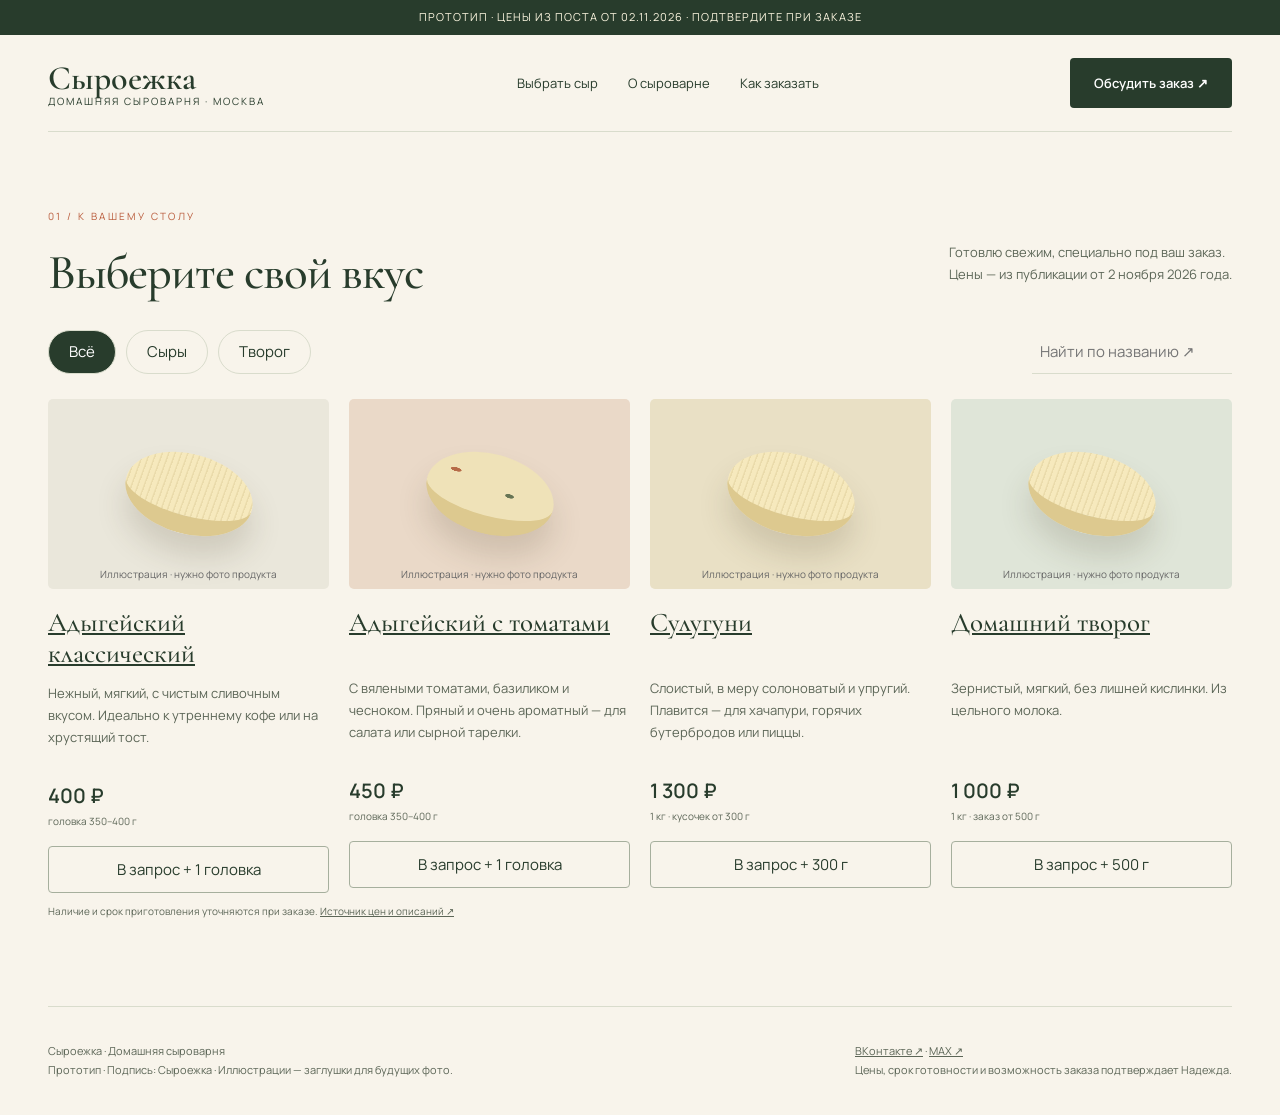
<file: syroezhka/catalog.html>
<!DOCTYPE html><html lang="ru"><head><meta charset="UTF-8"><meta name="viewport" content="width=device-width, initial-scale=1"><meta name="robots" content="noindex,nofollow"><title>Сыроежка — домашний сыр в Москве</title><meta name="description" content="Домашний сыр из цельного молока. Адыгейский, сулугуни и творог под заказ. Москва, метро Бульвар Рокоссовского."><link rel="stylesheet" href="style.css"><style>*{box-sizing:border-box}html{scroll-behavior:smooth}body{margin:0;background:var(--bg);color:var(--ink);font-family:Manrope,Arial,sans-serif;line-height:1.65}.wrap{max-width:1240px;margin:auto;padding:0 38px}@import url('https://fonts.googleapis.com/css2?family=Cormorant+Garamond:wght@400;500;600&family=Manrope:wght@400;500;600;700&display=swap');
:root{--bg:#f8f4eb;--ink:#283c2c;--muted:#727669;--accent:#b95b3b;--line:#d9dccc;--card:#fffcf6}*{box-sizing:border-box}html{scroll-behavior:smooth}body{margin:0;background:var(--bg);color:var(--ink);font:15px/1.7 Manrope,Arial,sans-serif}a{color:inherit}button,input,textarea,select{font:inherit}button,a.btn{cursor:pointer}button:focus-visible,a:focus-visible,input:focus-visible{outline:3px solid #b95b3b;outline-offset:4px}.wrap{max-width:1280px;margin:auto;padding:0 48px}.notice{text-align:center;background:#283c2c;color:#fbf5df;font-size:11px;letter-spacing:1px;padding:8px}header{display:flex;align-items:center;justify-content:space-between;padding:23px 0;border-bottom:1px solid var(--line);gap:20px}.logo{font:600 34px Cormorant Garamond,Georgia,serif;text-decoration:none}.logo span{font:10px Manrope;display:block;letter-spacing:2px;text-transform:uppercase;margin-top:-5px}nav{display:flex;gap:30px}nav a{text-decoration:none;font-size:13px}.btn,button.primary{display:inline-block;background:var(--ink);color:white;text-decoration:none;border:0;padding:14px 24px;border-radius:4px;font-weight:600;font-size:13px}.btn.light{background:transparent;border:1px solid var(--line);color:var(--ink)}h1,h2,h3{font-family:Cormorant Garamond,Georgia,serif;font-weight:500;line-height:1.05;margin:0}h1{font-size:76px;letter-spacing:-2px}h2{font-size:49px;letter-spacing:-1px}h3{font-size:29px}.eyebrow{font-size:10px;letter-spacing:2.4px;text-transform:uppercase;margin-bottom:22px;color:var(--accent)}.hero{display:grid;grid-template-columns:1.05fr 1fr;gap:58px;align-items:center;padding:58px 0 65px}.hero p{max-width:420px;color:var(--muted);margin:25px 0}.hero em{font-weight:400;color:var(--accent)}.actions{display:flex;flex-wrap:wrap;gap:12px}.scene{height:450px;position:relative;display:grid;place-items:center;background:#e7e7d5;border-radius:160px 160px 8px 8px;overflow:hidden}.scene:before{content:'';width:330px;height:330px;border:1px solid #a4b29b;border-radius:50%;position:absolute}.scene .dish{width:285px;height:215px;background:#c9b38c;border-radius:50%;transform:rotate(-15deg);box-shadow:0 25px 35px #283c2c20;display:grid;place-items:center}.cheese{display:block;width:180px;height:105px;background:repeating-linear-gradient(95deg,#f6e9bd 0 4px,#eadbab 5px 6px);border-radius:50%;border-bottom:25px solid #ddc98f;box-shadow:5px 20px 30px #4b44292b;transform:rotate(15deg)}.red .cheese{background:radial-gradient(ellipse at 20% 40%,#b66b48 0 5px,transparent 6px),radial-gradient(ellipse at 65% 60%,#667454 0 4px,transparent 5px),#efe2b8}.scene .label{position:absolute;bottom:24px;text-align:center;font-size:11px;color:#606c56;line-height:1.5}.stamp{position:absolute;top:24px;right:18px;border:1px solid #8c9c80;border-radius:50%;width:100px;height:100px;display:grid;place-items:center;text-align:center;font-size:10px;line-height:1.6;transform:rotate(15deg);background:#eff0e0}.strip{border-top:1px solid var(--line);border-bottom:1px solid var(--line);display:grid;grid-template-columns:repeat(3,1fr);padding:20px 0;gap:20px}.strip b{font-size:12px}.strip span{display:block;color:var(--muted);font-size:11px}.section{padding:76px 0}.heading{display:flex;justify-content:space-between;align-items:end;gap:25px;margin-bottom:32px}.heading p{font-size:12px;color:var(--muted);max-width:330px}.filters{display:flex;gap:10px;flex-wrap:wrap;margin-bottom:25px}.filters button{background:transparent;border:1px solid var(--line);border-radius:30px;padding:8px 20px;color:var(--ink)}.filters button[aria-pressed=true]{background:var(--ink);color:white}.filters input{margin-left:auto;background:transparent;border:0;border-bottom:1px solid var(--line);padding:8px;max-width:100%}.grid{display:grid;grid-template-columns:repeat(4,1fr);gap:20px}.photo{height:190px;background:#eae7db;display:grid;place-items:center;position:relative;overflow:hidden;border-radius:5px}.photo .cheese{width:130px;height:80px;border-bottom-width:18px}.photo small{position:absolute;bottom:6px;font-size:9px;color:#666}.photo.red{background:#ead9c8}.photo.gold{background:#e9e0c5}.photo.green{background:#dfe5d8}.card h3{font-size:27px;margin-top:18px;min-height:57px}.card p{font-size:12px;color:var(--muted);min-height:84px}.price{font-size:20px;font-weight:600}.unit{font-size:10px;color:var(--muted)}.card button{width:100%;background:transparent;border:1px solid #a6af9d;border-radius:4px;color:var(--ink);padding:10px;margin-top:16px}.card button:hover{background:var(--ink);color:#fff}.story{display:grid;grid-template-columns:1fr 1fr;gap:70px;align-items:center;background:#e9ebdf;padding:50px;border-radius:6px}.portrait{height:260px;border:1px dashed #a8b49d;display:grid;place-items:center;text-align:center;color:var(--muted);font-size:12px}.story blockquote{font:italic 30px/1.3 Cormorant Garamond;margin:25px 0}.story p{font-size:13px}.reviews{display:grid;grid-template-columns:repeat(3,1fr);gap:25px}.review{border-top:1px solid var(--line);padding-top:25px}.stars{color:#b97a39;letter-spacing:3px}.review blockquote{font:26px/1.3 Cormorant Garamond;margin:18px 0}.review small{color:var(--muted);font-size:10px}.delivery{display:grid;grid-template-columns:1fr 1fr;gap:70px}.steps{display:grid;gap:22px}.step{border-bottom:1px solid var(--line);padding-bottom:20px}.step b{font-size:14px}.step p{font-size:12px;color:var(--muted)}.order{background:var(--ink);color:#faf3df;padding:48px;border-radius:8px}.order h2{font-size:42px}.order p{font-size:12px;color:#d1d8c7}.order textarea{width:100%;min-height:150px;background:#ffffff0b;color:inherit;border:1px solid #839079;border-radius:4px;padding:15px}.order .btn{background:#f3e8c8;color:var(--ink);margin-top:15px}.order button{border:1px solid #839079;background:transparent;color:inherit;padding:12px;margin-top:15px;border-radius:4px}footer{padding:35px 0;border-top:1px solid var(--line);font-size:11px;color:var(--muted);display:flex;justify-content:space-between;gap:20px}.empty{padding:30px;border:1px dashed var(--line);grid-column:1/-1}.detail{max-width:850px;margin:60px auto}.detail .photo{height:300px}.detail h1{font-size:55px;margin:30px 0}.missing{font-size:12px;border:1px dashed #a4ad98;padding:16px;margin-top:20px}.back{font-size:12px}dialog{max-width:600px;width:calc(100% - 30px);background:var(--bg);color:var(--ink);border:1px solid var(--line);padding:30px}dialog::backdrop{background:#17271ac9}@media(max-width:900px){.wrap{padding:0 24px}nav{gap:12px}.hero{gap:24px}h1{font-size:55px}.scene{height:360px}.grid{grid-template-columns:repeat(2,1fr)}.story{gap:30px;padding:30px}}@media(max-width:600px){nav{display:none}.wrap{padding:0 20px}.logo{font-size:29px}header .btn{padding:10px 14px}.hero{grid-template-columns:1fr;padding-top:35px;gap:30px}h1{font-size:54px}.hero p{font-size:14px}.scene{height:330px}.strip{grid-template-columns:1fr;gap:12px}.section{padding:48px 0}.heading{display:block}h2{font-size:40px}.grid{gap:20px 14px}.photo{height:145px}.card h3{font-size:24px;min-height:72px}.card p{min-height:145px}.filters input{width:100%;margin:0}.story,.delivery,.reviews{grid-template-columns:1fr;gap:28px}.portrait{height:220px}.story{padding:24px}.order{padding:25px}footer{flex-direction:column}.detail h1{font-size:44px}}
@media(max-width:900px){h1{font-size:56px}.hero{gap:25px}.grid{grid-template-columns:repeat(2,1fr)}.story{gap:30px;padding:30px}.reviews{gap:16px}header nav{display:none}}@media(max-width:600px){.wrap{padding:0 20px}header{padding:18px 0}.logo{font-size:30px}header .btn{font-size:11px;padding:10px}h1{font-size:50px}h2{font-size:38px}.hero{grid-template-columns:1fr;padding:35px 0;gap:30px}.scene{height:320px}.strip{grid-template-columns:1fr;gap:14px}.section{padding:45px 0}.heading{display:block}.grid{grid-template-columns:1fr 1fr;gap:14px}.photo{height:145px}.photo .cheese{width:100px;height:65px}.card h3{font-size:23px;min-height:70px}.card p{min-height:150px}.card button{font-size:11px;padding:10px 5px}.filters input{width:100%;margin:10px 0}.story,.delivery,.reviews{grid-template-columns:1fr;gap:28px}.story{padding:22px}.portrait{height:180px}.order{padding:24px}.order h2{font-size:35px}footer{flex-direction:column}.detail h1{font-size:42px}.detail{margin:35px auto}.stamp{width:80px;height:80px;font-size:9px}}
</style><style>:root{--muted:#5c6657}.card p,.heading p,.step p,.story p,.order p,.review small{font-size:13px}.card h3{line-height:1.15}.photo small{font-size:10px}</style><style>:root{--muted:#5c6657}.card p,.heading p,.step p,.story p,.order p,.review small{font-size:13px}.card h3{line-height:1.15}.photo small{font-size:10px}</style><style>:root{--muted:#5c6657}.card p,.heading p,.step p,.story p,.order p,.review small{font-size:13px}.card h3{line-height:1.15}.photo small{font-size:10px}</style></head><body><div class="notice">ПРОТОТИП · ЦЕНЫ ИЗ&nbsp;ПОСТА ОТ&nbsp;02.11.2026 · ПОДТВЕРДИТЕ ПРИ&nbsp;ЗАКАЗЕ</div><div class="wrap"><header><a class="logo" href="index.html">Сыроежка<span>Домашняя сыроварня · Москва</span></a><nav><a href="catalog.html">Выбрать сыр</a><a href="index.html#about">О&nbsp;сыроварне</a><a href="index.html#delivery">Как&nbsp;заказать</a></nav><a class="btn" href="index.html#order">Обсудить заказ ↗</a></header><main><section class="section" id="catalog"><div class="heading"><div><div class="eyebrow">01 / К&nbsp;вашему столу</div><h2>Выберите свой вкус</h2></div><p>Готовлю свежим, специально под&nbsp;ваш&nbsp;заказ.<br>Цены&nbsp;— из&nbsp;публикации от&nbsp;2 ноября 2026 года.</p></div><div class="filters"><button data-filter="Все" aria-pressed="true">Всё</button><button data-filter="Сыры" aria-pressed="false">Сыры</button><button data-filter="Творог" aria-pressed="false">Творог</button><input id="search" type="search" aria-label="Найти по названию" placeholder="Найти по названию ↗"></div><div class="grid" id="products"></div><p class="unit">Наличие и&nbsp;срок приготовления уточняются при&nbsp;заказе. <a href="https://vk.ru/wall-242147455_10">Источник цен и&nbsp;описаний ↗</a></p></section></main><footer><div>Сыроежка · Домашняя сыроварня<br>Прототип · Подпись: Сыроежка · Иллюстрации&nbsp;— заглушки для&nbsp;будущих фото.</div><div><a href="https://vk.ru/club242147455">ВКонтакте ↗</a> · <a href="https://max.ru/join/47HnGZivB5iivGscGz2WhyN36rDw-s63Lx73Vy1HTiA">MAX ↗</a><br>Цены, срок готовности и&nbsp;возможность заказа подтверждает Надежда.</div></footer></div><script src="js/data.js"></script><script src="js/main.js"></script></body></html>
</file>
<file: oops-eco-foods/approved.css>
@import url('fonts.css');
:root{--ink:#123819;--cream:#f8f5e9;--green:#568b3f;--dark:#214b23;--pink:#f04f69;--yellow:#f2cb48;--line:#deded0}*{box-sizing:border-box}body{margin:0;background:var(--cream);color:var(--ink);font:16px/1.6 Manrope,Arial,sans-serif}::selection{background:var(--yellow);color:var(--ink)}input,textarea{caret-color:var(--dark)}a{color:inherit;text-decoration:none}button,a,input,summary{ -webkit-tap-highlight-color:transparent}button,input,select,textarea{font:inherit}button{cursor:pointer}button:focus-visible,a:focus-visible,input:focus-visible,select:focus-visible,textarea:focus-visible,summary:focus-visible{outline:3px solid #bd3655;outline-offset:4px}img{max-width:100%}figure{margin:0}.shell{max-width:1440px;margin:auto;padding-left:64px;padding-right:64px}h1,h2,h3{font-family:Manrope,Arial,sans-serif;color:var(--ink);letter-spacing:-.025em}h2{font-size:32px;line-height:1.25;font-weight:800;margin:0 0 24px}h3{font-size:19px;font-weight:800}.site-header{height:108px;display:flex;gap:30px;align-items:center;justify-content:space-between}.brand{display:flex;align-items:center;gap:18px;font-size:19px;font-weight:800;white-space:nowrap}.brand img{width:84px;height:84px;border-radius:50%}.brand small{display:block;font-size:11px;letter-spacing:.08em;font-weight:500}.site-header nav{display:flex;gap:32px;font-weight:700;font-size:15px}.site-header nav a:hover,.footer-links a:hover{color:var(--green)}.cart-link{border:0;padding:0;display:flex;align-items:center;gap:10px;font-size:15px;font-weight:600}.cart-link svg{width:26px;height:26px}.cart-link b{font-size:12px;min-width:21px;height:21px;display:grid;place-items:center;background:var(--dark);color:white;border-radius:50%;margin:0}.menu-toggle{display:none;background:none;border:0;padding:8px;color:var(--dark)}.menu-toggle svg{width:30px;height:30px}.mobile-menu[hidden]{display:none}.mobile-menu{display:flex;flex-wrap:wrap;gap:14px 25px;padding-top:15px;padding-bottom:20px}.home-search{max-width:740px;height:47px;margin:0 auto 24px;display:flex;align-items:center;gap:13px;background:#fffefd;border-radius:30px;box-shadow:0 2px 8px #23351212;padding:0 18px}.home-search svg{width:23px;height:23px;flex:none}.home-search input{border:0;background:none;min-width:0;width:100%;outline-offset:8px;color:var(--ink);font-size:16px}.home-search input::placeholder{color:#486143}.home-search button{background:none;border:0;color:var(--dark);font-size:13px;font-weight:700;padding:10px}.campaign{position:relative;height:340px;background:#183f15;border-radius:32px;overflow:hidden}.campaign-photo{position:absolute;right:0;top:0;width:63%;height:100%;object-fit:cover;object-position:center 50%}.campaign-shade{position:absolute;inset:0;background:linear-gradient(90deg,#1b4212 0%,#244d17 32%,#244d17dc 42%,#244d1700 67%)}.campaign-copy{position:relative;z-index:1;padding:34px 70px;max-width:650px;color:var(--cream)}.campaign h1{font-size:60px;line-height:1.02;margin:0 0 12px;font-weight:800;color:var(--cream);letter-spacing:-.03em}.campaign p{font-size:18px;margin:0 0 22px;color:var(--cream)}.mobile-break{display:none}.btn{border:0;display:inline-flex;align-items:center;justify-content:center;gap:18px;background:var(--dark);color:var(--cream);border-radius:30px;padding:14px 26px;font-size:15px;font-weight:800;min-height:48px;transition:transform .2s,background .2s}.btn:hover{background:#37692a;transform:translateY(-1px)}.btn.coral{background:var(--pink);color:#092b10}.btn.coral:hover{background:#ff6b83}.btn.coral span{font-size:27px;line-height:1}.btn.yellow{background:var(--yellow);color:var(--ink)}.rind-wave{position:absolute;bottom:-1px;left:0;width:100%;height:25px;z-index:2}.category-choices{display:flex;align-items:start;justify-content:center;gap:68px;margin:22px auto 28px}.category-choice{display:flex;flex-direction:column;align-items:center;gap:8px}.category-choice b{font-size:16px;font-weight:800}.category-circle{position:relative;display:grid;place-items:center;width:82px;height:82px;background:#fffcf3;border-radius:50%;box-shadow:0 3px 10px #26371a12;color:var(--dark);transition:background .2s,transform .2s}.category-circle>svg{width:44px;height:44px}.category-choice:first-child .category-circle{background:var(--green);color:var(--cream)}.category-circle>img{position:absolute;bottom:8px;right:7px;transform:rotate(-20deg)}.category-choice:hover .category-circle{transform:translateY(-3px);background:#e6edda}.category-choice:first-child:hover .category-circle{background:#3e702d}.section-top{display:flex;align-items:center;justify-content:space-between;gap:25px;margin-bottom:20px}.section-top h2{margin:0}.text-link{font-size:16px;font-weight:500;text-decoration:none}.text-link span{font-size:28px;vertical-align:-2px;margin-left:10px}.text-link:hover{text-decoration:underline;text-underline-offset:5px}.products{display:grid;grid-template-columns:repeat(4,minmax(0,1fr));gap:24px}.product-card{position:relative;border-radius:18px;background:#fdfaf0;overflow:hidden;box-shadow:0 3px 8px #22331b14;min-width:0;padding-bottom:15px}.product-card>a{display:block}.product-art.photo-art{height:185px;aspect-ratio:auto;border-radius:0;background:#e9e3d0;overflow:hidden;position:relative;display:block;margin:0}.product-art.photo-art:after{display:none}.photo-art img{display:block;width:100%;height:100%;object-fit:cover;transition:transform .4s cubic-bezier(.2,.8,.2,1)}.product-card:hover .photo-art img{transform:scale(1.035)}.photo-art figcaption{position:absolute;bottom:6px;left:6px;max-width:calc(100% - 12px);background:#f8f5e9ed;border-radius:5px;padding:3px 7px;font-size:11px;color:#3a5132}.product-card h3{font-size:18px;line-height:1.3;letter-spacing:-.03em;font-weight:800;margin:12px 16px 4px}.product-card p{font-size:14px;color:#3e6033;min-height:0;margin:0 16px}.card-bottom{display:flex;align-items:center;justify-content:space-between;gap:8px;margin:10px 16px 0}.product-card .price{font-size:24px;font-weight:800;line-height:1.2;letter-spacing:-.03em}.quick-add{width:39px;height:39px;border:0;border-radius:50%;background:var(--green);color:white;font-size:29px;line-height:1;display:grid;place-items:center;flex:none}.quick-add:hover{background:var(--dark)}.card-detail{font-size:13px;text-decoration:underline}.product-badge{position:absolute;left:10px;top:10px;background:#f79cab;padding:7px 15px;border-radius:25px;font-size:12px;line-height:1.25;font-weight:800;color:#13351a;transform:rotate(-4deg)}.price-note{font-size:12px;color:#53664a;line-height:1.7;margin:16px 0 0}.gift-banner{display:flex;align-items:center;position:relative;min-height:155px;margin-top:28px;border-radius:25px;overflow:hidden;background:var(--yellow)}.gift-banner>div{display:flex;align-items:center;gap:60px;position:relative;z-index:1;padding:28px 42px;max-width:75%;flex-wrap:wrap}.gift-banner h2{font-size:36px;margin:0}.gift-banner a{font-size:20px;text-decoration:underline;text-underline-offset:6px}.gift-banner a span{font-size:30px;margin-left:15px;vertical-align:-2px}.gift-banner>img{position:absolute;right:0;top:0;width:30%;height:100%;object-fit:cover;object-position:center 48%}.seeds{display:flex;gap:8px;position:absolute;left:36%;top:35px;transform:rotate(35deg)}.seeds i{width:7px;height:13px;background:#142816;border-radius:70% 30% 60% 40%}.brand-story{display:grid;grid-template-columns:1.15fr .85fr;align-items:center;gap:95px;padding:100px 70px}.brand-story h2{font-size:36px;max-width:560px}.brand-story p{font-size:16px;line-height:1.85;max-width:520px;color:#4a6142;margin:0 0 20px}.brand-story .text-link{font-weight:700;text-decoration:underline;text-underline-offset:5px}.brand-story>img{height:360px;width:100%;object-fit:cover;object-position:center 42%;border-radius:25px}.delivery-band{background:#eaf0dc;padding:60px 0}.steps{display:grid;grid-template-columns:repeat(3,1fr);gap:55px;margin-top:35px}.steps article{border:0;padding:0}.step-n{display:grid;place-items:center;width:36px;height:36px;border-radius:50%;background:var(--green);color:var(--cream);font-size:18px;font-weight:800}.steps h3{margin:16px 0 10px}.steps p{font-size:15px;line-height:1.8;color:#4a6142}.delivery-band .price-note{padding-top:20px;border-top:1px solid #c8d2ba;margin-top:30px}.faq-section{display:grid;grid-template-columns:1fr 1.25fr;gap:80px;padding-top:75px;padding-bottom:75px}.faq-section p{color:#4a6142;line-height:1.8;font-size:15px}.faq-section .btn{margin-top:12px}details{border-bottom:1px solid #d6ddca;padding:20px 0}summary{font-size:16px;font-weight:700;cursor:pointer;list-style:none;position:relative;padding-right:25px}summary:after{content:'+';position:absolute;right:0;top:-2px;color:var(--green);font-size:24px}details[open] summary:after{content:'−'}summary::-webkit-details-marker{display:none}details p{font-size:15px;color:#4a6142}footer.shell{display:flex;justify-content:space-between;align-items:start;gap:50px;padding-top:40px;padding-bottom:45px;border-top:1px solid #dbe0d0}footer>div{display:block}footer .brand{font-size:15px;gap:12px}footer .brand img{width:56px;height:56px}footer p{font-size:12px;line-height:1.9;color:#53664a;max-width:350px;margin:18px 0 0}.footer-links{display:grid!important;grid-template-columns:1fr 1fr;gap:15px 30px;font-size:14px}.footer-phone{font-size:18px;font-weight:700}.bottom-nav{display:none}.eyebrow{display:none}.page-head{padding-top:20px;padding-bottom:5px}.page-head h1{font-size:44px;line-height:1.2;letter-spacing:-.03em;font-weight:800;margin:20px 0}.page-head p{font-size:16px;max-width:650px;color:#4a6142}.breadcrumbs{font-size:13px;color:#53664a;margin-top:20px}.tools{margin-top:28px;gap:20px}.filters{gap:8px}.filters button{font-size:14px;border:1px solid #b9c6ac;border-radius:30px;padding:10px 18px;color:var(--dark)}.filters button.active{background:var(--green);color:white}.search{font-size:15px;border:1px solid #b9c6ac;border-radius:24px;padding:12px 18px;min-width:0}.intro-note,.notice{font-size:13px;color:#53664a;line-height:1.8}.section{padding-top:55px;padding-bottom:55px}.item-layout{display:grid;grid-template-columns:1fr 1fr;gap:65px;padding-top:20px;padding-bottom:45px}.item-layout>.photo-art{height:580px;border-radius:20px}.item-layout h1{font-size:38px;line-height:1.2;font-weight:800;letter-spacing:-.025em;margin:10px 0 20px}.item-layout .description{font-size:16px;color:#4a6142}.variant-label{font-size:14px}.variant-select{font-size:16px;border-radius:10px;background:var(--cream);border-color:#b9c6ac}.item-price{font-size:30px}.item-specs{font-size:14px;line-height:1.85}.source{font-size:12px;line-height:1.8;color:#53664a}.cart-layout{gap:45px;margin-bottom:60px}.summary-box{background:#eaf0dc;border-radius:16px;padding:28px}.summary-box h2{font-size:27px}.summary-line{font-size:14px}.summary-total{font-size:22px}.summary-box p{font-size:13px}.cart-row{grid-template-columns:80px 1fr auto;gap:20px}.cart-mini{width:80px;height:100px;border-radius:10px;overflow:hidden;background:#e9e3d0}.cart-mini img{width:100%;height:100%;object-fit:cover}.cart-row h3{font-size:16px}.cart-row p{font-size:13px}.qty button{min-height:34px;min-width:28px}.remove{font-size:13px}.field{font-size:14px}.field input,.field select,.field textarea{font-size:16px;border-radius:10px}.form-check{font-size:14px}.success h1{font-size:40px;font-weight:800;letter-spacing:-.03em}.success p{font-size:16px}.success .symbol{background:#eaf0dc}.success .actions{justify-content:center}.order-text{font-size:15px;border-radius:12px;background:#fffdf7}.article{max-width:800px;margin:20px auto 70px}.article h1{font-size:42px;font-weight:800;line-height:1.2;letter-spacing:-.03em}.article p{font-size:16px}.article h2{margin-top:35px}.article blockquote{font-size:24px;font-weight:700;margin:35px 0;color:var(--dark)}.story-photo{height:380px;width:100%;object-fit:cover;object-position:center 40%;border-radius:20px;margin-top:20px}.toast{border-radius:20px;font-size:14px;box-shadow:0 5px 20px #18381922}.home-search:focus-within{outline:2px solid var(--green);outline-offset:3px}.home-search input:focus-visible{outline:0}
@media(min-width:1500px){.campaign{height:360px}.campaign-copy{padding-top:40px}}
@media(max-width:1150px){.shell{padding-left:35px;padding-right:35px}.brand span{font-size:16px}.site-header nav{gap:22px}.campaign-copy{padding-left:45px}.category-choices{gap:50px}.product-art.photo-art{height:170px}.product-card h3{font-size:16px}.gift-banner>div{gap:25px}.gift-banner h2{font-size:31px}.gift-banner a{font-size:17px}.brand-story{padding:80px 35px;gap:55px}}
@media(max-width:850px){.shell{padding-left:25px;padding-right:25px}.site-header{gap:20px}.brand span{display:none}.site-header nav{gap:18px;font-size:14px}.brand img{width:72px;height:72px}.campaign-copy{padding-left:35px}.campaign h1{font-size:54px}.campaign p{font-size:17px}.category-choices{gap:35px}.category-circle{width:74px;height:74px}.category-choice b{font-size:14px}.products{gap:18px;grid-template-columns:repeat(2,minmax(0,1fr))}.product-art.photo-art{height:220px}.product-card h3{font-size:19px}.gift-banner>div{max-width:70%;display:block;padding:25px 30px}.gift-banner h2{margin-bottom:10px}.gift-banner>img{width:35%}.seeds{display:none}.brand-story{padding:70px 0;gap:40px}.brand-story h2{font-size:30px}.brand-story>img{height:340px}.steps{gap:30px}.faq-section{gap:40px}.item-layout{gap:35px}.item-layout>.photo-art{height:480px}.item-layout h1{font-size:32px}footer.shell{flex-wrap:wrap}.section-top h2{font-size:28px}}
@media(max-width:600px){body{padding-bottom:79px}.shell{padding-left:18px;padding-right:18px}.site-header{height:104px;position:relative;justify-content:space-between;gap:15px}.brand img{width:91px;height:91px}.site-header nav{display:none}.menu-toggle{display:block}.cart-link span{display:none}.cart-link svg{width:30px;height:30px}.cart-link b{position:absolute;right:14px;top:25px;min-width:18px;height:18px;font-size:10px}.home-search{height:45px;margin-top:9px;margin-bottom:21px;padding:0 14px;gap:10px}.home-search input{font-size:15px}.home-search button{font-size:12px;padding-right:0}.campaign{height:325px;border-radius:24px;margin-left:-9px;margin-right:-9px}.campaign-photo{width:77%;object-position:center 48%}.campaign-shade{background:linear-gradient(90deg,#234b14 0%,#244d17ed 25%,#244d1780 49%,#244d1700 80%)}.campaign-copy{padding:23px 20px;max-width:90%}.campaign h1{font-size:43px;line-height:1.03;max-width:280px;letter-spacing:-.035em;margin-bottom:14px}.campaign p{font-size:15px;line-height:1.5;margin-bottom:24px;max-width:220px}.mobile-break{display:block}.btn{padding:12px 22px;font-size:14px;min-height:47px;gap:12px}.campaign .btn{padding:11px 20px;min-height:44px;font-size:15px}.rind-wave{height:22px}.category-choices{justify-content:space-between;gap:6px;margin:19px -2px 28px}.category-circle{width:57px;height:57px}.category-circle>svg{width:32px;height:32px}.category-circle>img{width:23px;height:18px;bottom:5px;right:4px}.category-choice{gap:7px;min-width:0}.category-choice b{font-size:11px;letter-spacing:-.02em}.section-top{gap:10px;align-items:center;margin-bottom:18px}.section-top h2{font-size:24px;line-height:1.25}.section-top .text-link{font-size:12px;white-space:nowrap}.text-link span{font-size:24px;margin-left:4px}.products{gap:15px}.product-card{border-radius:15px;padding-bottom:13px}.product-art.photo-art{height:150px}.product-card h3{font-size:15px;margin:10px 11px 4px;line-height:1.35}.product-card p{font-size:12px;margin:0 11px}.card-bottom{margin:9px 11px 0;gap:5px}.product-card .price{font-size:22px}.quick-add{width:34px;height:34px;font-size:26px}.product-badge{font-size:10px;padding:5px 10px;left:7px;top:7px}.photo-art figcaption{font-size:9px;padding:2px 5px;bottom:5px;left:5px}.featured-section .products .product-card:nth-child(n+3){display:none}.price-note{font-size:11px;margin-top:14px}.gift-banner{min-height:140px;margin-top:24px;border-radius:22px}.gift-banner>div{padding:20px 16px;max-width:75%}.gift-banner h2{font-size:25px;margin:0 0 12px;max-width:190px}.gift-banner a{font-size:14px}.gift-banner a span{font-size:23px;margin-left:7px}.gift-banner>img{width:43%;object-position:center}.gift-banner:before{content:'';position:absolute;inset:0;background:linear-gradient(90deg,#f2cb48 25%,#f2cb48e6 50%,#f2cb4800 70%);z-index:1}.brand-story{grid-template-columns:1fr;padding:55px 0;gap:28px}.brand-story h2{font-size:29px}.brand-story p{font-size:15px}.brand-story>img{height:330px;max-width:100%}.delivery-band{padding:45px 0}.delivery-band h2{font-size:28px}.steps{grid-template-columns:1fr;gap:22px;margin-top:27px}.steps article{display:grid;grid-template-columns:34px 1fr;gap:0 14px}.step-n{grid-row:1/3;width:32px;height:32px;font-size:16px}.steps h3{font-size:17px;margin:0 0 8px}.steps p{font-size:14px;margin:0}.faq-section{grid-template-columns:1fr;gap:25px;padding-top:50px;padding-bottom:45px}.faq-section h2{font-size:28px}.faq-section>div>p{font-size:15px}.faq-section summary{font-size:15px}details p{font-size:14px}footer.shell{padding-top:30px;padding-bottom:30px;gap:28px;flex-direction:column}footer .brand span{display:block}footer .brand img{width:55px;height:55px}footer p{font-size:12px}.footer-links{gap:12px 35px;font-size:14px}.bottom-nav{position:fixed;bottom:0;left:0;right:0;z-index:50;background:#fbf8ee;border-top:1px solid #e5e6da;display:flex;justify-content:space-around;gap:10px;align-items:center;height:73px;padding:7px 10px max(7px,env(safe-area-inset-bottom))}.bottom-nav a{display:flex;flex-direction:column;align-items:center;gap:3px;font-size:11px;font-weight:700;min-width:50px}.bottom-nav svg{width:26px;height:26px}.bottom-nav img{width:30px;height:26px}.bottom-nav a:hover{color:var(--green)}.toast{bottom:85px;max-width:calc(100% - 30px);font-size:13px;padding:12px 20px}.page-head h1{font-size:34px}.page-head p{font-size:15px}.tools{gap:15px;display:block}.filters{margin-bottom:16px;gap:7px;display:flex;flex-wrap:wrap}.filters button{font-size:12px;padding:8px 13px}.search{width:100%;font-size:14px}.section{padding-top:35px;padding-bottom:35px}.item-layout{grid-template-columns:1fr;gap:24px;padding-top:15px}.item-layout>.photo-art{height:400px}.item-layout h1{font-size:31px}.item-layout .description{font-size:15px}.item-specs{font-size:14px}.source{font-size:12px}.buy-row{gap:15px}.item-price{font-size:27px}.cart-layout{grid-template-columns:1fr;gap:30px}.cart-row{grid-template-columns:58px 1fr auto;gap:12px}.cart-mini{width:58px;height:78px}.cart-row h3{font-size:14px}.cart-row p{font-size:12px}.line-price{font-size:13px}.summary-box{position:static;padding:23px}.summary-box h2{font-size:25px}.summary-line{font-size:13px}.summary-total{font-size:21px}.form-grid{grid-template-columns:1fr}.success h1{font-size:32px}.success p{font-size:15px}.order-text{font-size:14px}.success .actions{gap:12px}.success .btn{min-width:150px}.article h1{font-size:34px}.article h2{font-size:27px}.article p{font-size:15px}.story-photo{height:340px}.article blockquote{font-size:21px}.card-detail{font-size:11px}}
@media(max-width:360px){.shell{padding-left:15px;padding-right:15px}.campaign h1{font-size:39px}.category-circle{width:51px;height:51px}.category-circle>svg{width:29px;height:29px}.category-choice b{font-size:10px}.section-top h2{font-size:21px}.product-art.photo-art{height:135px}.product-card h3{font-size:14px}.product-card .price{font-size:20px}}
nav.category-choices>a,nav.bottom-nav>a{display:flex}nav.mobile-menu>a{display:block}.category-choices{font-weight:400}.bottom-nav{font-weight:400}.site-header nav a{display:block}.site-header .menu-toggle svg{display:block}footer .brand>span{display:block}.price,.line-price,.item-price,.summary-total{font-variant-numeric:tabular-nums}
@media(min-width:601px){.site-header .brand>span{display:inline}}
@media(max-width:600px){nav.bottom-nav{display:flex}nav.category-choices{display:flex}.site-header .brand>span{display:none}}
@media(prefers-reduced-motion:reduce){html{scroll-behavior:auto}*,*:before,*:after{transition:none!important;animation:none!important}}

.flavour-cover {
  display:grid;
  grid-template-columns:minmax(0, .92fr) minmax(0, 1fr);
  align-items:center;
  gap:clamp(20px,4vw,70px);
  height:auto;
  padding:38px clamp(36px,5vw,78px) 50px;
  background:#214a30;
  isolation:isolate;
}
.flavour-cover .campaign-copy { padding:0; max-width:none }
.flavour-cover h1 { font-size:clamp(48px,5.9vw,86px); line-height:.99; margin-bottom:22px }
.flavour-cover h1 em { font-style:normal; color:#fae6a3 }
.flavour-cover p { margin-bottom:24px; max-width:30ch; text-wrap:balance }
.flavour-cover .rind-wave { pointer-events:none }
.flavour-print {
  position:relative;
  min-width:0;
  margin:0;
  padding:9px 9px 0;
  background:#fffcf2;
  border-radius:5px;
  transform:rotate(2deg);
  box-shadow:0 10px 22px #122d2566;
}
.flavour-print::before {
  content:"";
  position:absolute;
  width:74px;
  height:22px;
  top:-9px;
  left:calc(50% - 37px);
  z-index:1;
  transform:rotate(-7deg);
  background:#f4d770ed;
  clip-path:polygon(1% 0,100% 0,98% 20%,100% 40%,98% 60%,100% 85%,99% 100%,0 100%,2% 78%,0 54%,2% 32%);
}
.flavour-frame { position:relative; overflow:hidden; height:clamp(235px,20vw,320px); background:#e9d4ac }
.flavour-frame .flavour-image { position:absolute; inset:0; width:100%; height:100%; object-fit:cover; object-position:50% 47% }
.flavour-caption { display:flex; align-items:center; justify-content:space-between; gap:10px; padding:5px 3px 5px 9px; color:var(--ink) }
.flavour-link { font-size:clamp(15px,1.45vw,21px); line-height:1.2; font-weight:800; text-decoration:underline; text-underline-offset:4px; text-decoration-thickness:1px; text-decoration-color:#91a38b }
.flavour-controls { display:flex; gap:3px; flex:none }
.flavour-controls[hidden] { display:none }
.flavour-controls button { display:grid; place-items:center; width:44px; height:44px; color:var(--ink); background:transparent; border:1px solid #a4b4a1; border-radius:50%; padding:9px }
.flavour-controls button svg { width:21px; height:21px; fill:none; stroke:currentColor; stroke-width:1.7; stroke-linejoin:round; stroke-linecap:round }
.flavour-controls button:active { background:#dce7d2 }
@media(hover:hover) {
  .flavour-controls button:hover { background:#e5ecd9 }
  .flavour-link:hover { text-decoration-color:currentColor }
}
@media(min-width:851px) { .category-choices { margin-block:34px 46px } }
@media(max-width:700px) {
  .flavour-cover { grid-template-columns:1fr; gap:25px; padding:25px 24px 37px }
  .flavour-cover .campaign-copy { max-width:none }
  .flavour-cover h1 { font-size:clamp(43px,8vw,56px); margin:0 0 12px }
  .flavour-cover h1 br { display:none }
  .flavour-cover h1 em::before { content:" " }
  .flavour-cover p { max-width:none; margin:0 0 14px }
  .flavour-frame { height:clamp(135px,39vw,240px) }
  .flavour-print { padding:6px 6px 0; transform:rotate(1.6deg) }
  .flavour-caption { padding:3px 0 3px 7px }
  .flavour-caption button { width:44px; height:44px }
  .flavour-print::before { width:56px; height:16px; top:-6px; left:calc(50% - 28px) }
}

@media (min-width:601px) and (max-width:850px) {
  .site-header .brand > span { display:none }
  .site-header nav a { white-space:nowrap }
}

/* Cropped watermelon flesh and three pips from the approved cover sketches. */
body[data-page="home"] {
  background-image: url("data:image/svg+xml,%3Csvg xmlns='http://www.w3.org/2000/svg' viewBox='0 0 160 98'%3E%3Cpath d='M0 0H160V98C145 70 130 57 100 50C62 42 36 36 0 0Z' fill='%23f04f69' fill-opacity='.23'/%3E%3Cg fill='%23183c1b' fill-opacity='.43'%3E%3Cellipse cx='85' cy='17' rx='3.2' ry='6.3' transform='rotate(52 85 17)'/%3E%3Cellipse cx='119' cy='19' rx='3' ry='6.2' transform='rotate(31 119 19)'/%3E%3Cellipse cx='144' cy='35' rx='3.1' ry='6.4' transform='rotate(10 144 35)'/%3E%3C/g%3E%3C/svg%3E");
  background-position: right top;
  background-repeat: no-repeat;
  background-size: clamp(92px, 11vw, 168px) auto;
}
@media (max-width:850px) {
  body[data-page="home"] { background-size:78px auto }
}
@media (max-width:600px) {
  body[data-page="home"] { background-size:82px auto; background-position:right -3px top -6px }
}

/* The two crops use the product composition from the approved sketches. */
.campaign { height:auto; min-height:235px; aspect-ratio:auto; background:#29450b }
.campaign-photo { width:63%; object-fit:cover; object-position:center; mask-image:linear-gradient(to right,transparent 0%,rgb(0 0 0 / 7%) 6%,rgb(0 0 0 / 30%) 13%,rgb(0 0 0 / 68%) 22%,rgb(0 0 0 / 94%) 30%,#000 36%); }
.campaign-copy { padding:clamp(20px,2vw,38px) 5.4% 60px; max-width:44% }
.campaign h1 { font-size:clamp(38px,4.25vw,68px); margin:0 0 9px }
.campaign p { font-size:clamp(15px,1.45vw,20px); margin-bottom:12px }
@media(min-width:601px) and (max-width:850px) { .campaign {min-height:222px} .campaign-copy {max-width:48%} }
@media(max-width:600px) {
  .campaign { aspect-ratio:auto; min-height:186px; border-radius:20px }
  .campaign-photo {width:60%;object-position:55% 50%}
  .campaign-copy {padding:16px 4% 42px;max-width:50%}
  .campaign h1 {font-size:clamp(25px,6.9vw,39px); margin-bottom:6px}
  .campaign p {font-size:clamp(12px,3.2vw,16px);line-height:1.24;margin-bottom:10px}
  .campaign .btn {font-size:clamp(12px,3vw,15px);padding:6px 12px;gap:5px;min-height:36px}
  .campaign .btn span {font-size:19px}
  .rind-wave {height:14px}
}


.campaign {
  display:flex;
  align-items:center;
  min-height:max(340px,calc(100svh - 179px));
}
.campaign-photo {
  width:86%;
  object-position:60% center;
  mask-image:linear-gradient(to right,transparent 0%,transparent max(24%,210px),rgb(0 0 0 / 14%) max(29%,234px),rgb(0 0 0 / 64%) max(36%,268px),#000 max(46%,310px));
}
.campaign-copy { padding-block:40px 60px }
@media(max-width:600px) {
  .campaign {align-items:flex-start; min-height:max(330px,calc(100svh - 179px))}
  .campaign-photo {
    top:auto; bottom:0; width:100%; height:76%; object-position:center;
    mask-image:linear-gradient(to bottom,transparent,#0006 14%,#000 34%);
  }
  .campaign-copy {max-width:100%;padding:22px 6% 36px}
  .campaign h1 {font-size:clamp(32px,9vw,46px)}
}
/* A packing slip on a green parcel, with a fruit sticker on the fold. */
#delivery {
  background:var(--cream);
  color:var(--ink);
  padding-inline:max(var(--delivery-gutter),calc((100% - 1312px)/2));
  --delivery-gutter:64px;
  padding-block:clamp(44px,5vw,80px);
}
#delivery .shell {
  background:var(--yellow);
  border-radius:25px;
  padding:clamp(24px,3.5vw,52px);
  display:grid;
  grid-template-columns:minmax(0,.83fr) minmax(0,1.17fr);
  grid-template-areas:"title slip" "terms slip";
  gap:18px clamp(30px,6vw,100px);
  align-items:start;
}
#delivery h2 {
  grid-area:title;
  align-self:end;
  margin:0;
  max-width:10em;
  color:inherit;
  font-size:clamp(34px,4.5vw,68px);
  line-height:1.03;
  letter-spacing:-.045em;
  text-wrap:balance;
}
#delivery h2::before {
  content:"";
  display:block;
  width:90px;
  height:62px;
  margin-bottom:16px;
  background:url("assets/watermelon.svg") center / contain no-repeat;
  transform:rotate(-14deg);
}
#delivery .price-note {
  grid-area:terms;
  border:0;
  padding:0;
  margin:0;
  max-width:38ch;
  font-size:14px;
  line-height:1.6;
  color:#31442d;
}
#delivery .steps {
  grid-area:slip;
  position:relative;
  display:block;
  margin:0 0 8px;
  padding:16px clamp(20px,3vw,48px) 21px;
  background:#fff8e8;
  border:1px solid #86a765;
  border-radius:24px;
  overflow:hidden;
  color:#183d27;
}
#delivery .steps::after {
  content:"";
  position:absolute;
  inset:auto 0 0;
  height:17px;
  background:url("data:image/svg+xml,%3Csvg xmlns='http://www.w3.org/2000/svg' viewBox='0 0 1400 40' preserveAspectRatio='none'%3E%3Cpath d='M0 18C280-23 370 55 700 20S1150-8 1400 18V40H0Z' fill='%23568b3f'/%3E%3C/svg%3E") center / 100% 100%;
}
@media(max-width:1150px) { #delivery { --delivery-gutter:35px } }
@media(max-width:850px) { #delivery { --delivery-gutter:25px } }
@media(max-width:600px) { #delivery { --delivery-gutter:18px } }
#delivery .steps article {
  display:grid;
  grid-template-columns:40px minmax(0,1fr);
  gap:4px 17px;
  padding:20px 0;
}
#delivery .steps article + article { border-top:1px dashed #b8bda6 }
#delivery .step-n {
  grid-row:1 / 3;
  width:40px;
  height:40px;
  color:#27412a;
  background:#f1c660;
  border-radius:45% 53% 46% 51%;
}
#delivery article:nth-child(2) .step-n { background:#f6a9ac }
#delivery article:nth-child(3) .step-n { background:#c4dba0 }
#delivery .steps h3 { margin:0; font-size:clamp(18px,1.6vw,24px); line-height:1.25; color:inherit }
#delivery .steps p { margin:0; font-size:15px; line-height:1.55; color:#455641 }
@media(max-width:700px) {
  #delivery .shell { padding:26px 15px; grid-template-columns:1fr; grid-template-areas:"title" "slip" "terms"; gap:23px }
  #delivery h2 { max-width:none; padding-right:60px; position:relative; font-size:clamp(31px,7vw,42px); text-wrap:initial }
  #delivery h2::before { position:absolute; right:0; top:3px; width:54px; height:40px; margin:0 }
  #delivery .steps { padding:8px 15px 22px }
  #delivery .steps article { grid-template-columns:32px minmax(0,1fr); gap:5px 13px; padding:16px 0 }
  #delivery .step-n { width:32px; height:32px }
  #delivery .price-note { max-width:54ch }
}

footer.shell {
  background:#193a27;
  color:#fff8e8;
  border-top-color:#193a27;
  box-shadow:0 0 0 100vmax #193a27;
  clip-path:inset(0 -100vmax);
}
footer.shell a, footer.shell .brand span { color:inherit }
footer.shell p, footer.shell .brand small { color:#d5e1d1 }
footer.shell a:is(:hover,:focus-visible) { color:#f5ce70 }
footer.shell a:focus-visible { outline:2px solid currentColor; outline-offset:4px }
</file>
<file: syroezhka/style.css>
@import url('https://fonts.googleapis.com/css2?family=Cormorant+Garamond:wght@400;500;600&family=Manrope:wght@400;500;600;700&display=swap');
:root{--bg:#f8f4eb;--ink:#283c2c;--muted:#727669;--accent:#b95b3b;--line:#d9dccc;--card:#fffcf6}*{box-sizing:border-box}html{scroll-behavior:smooth}body{margin:0;background:var(--bg);color:var(--ink);font:15px/1.7 Manrope,Arial,sans-serif}a{color:inherit}button,input,textarea,select{font:inherit}button,a.btn{cursor:pointer}button:focus-visible,a:focus-visible,input:focus-visible{outline:3px solid #b95b3b;outline-offset:4px}.wrap{max-width:1280px;margin:auto;padding:0 48px}.notice{text-align:center;background:#283c2c;color:#fbf5df;font-size:11px;letter-spacing:1px;padding:8px}header{display:flex;align-items:center;justify-content:space-between;padding:23px 0;border-bottom:1px solid var(--line);gap:20px}.logo{font:600 34px Cormorant Garamond,Georgia,serif;text-decoration:none}.logo span{font:10px Manrope;display:block;letter-spacing:2px;text-transform:uppercase;margin-top:-5px}nav{display:flex;gap:30px}nav a{text-decoration:none;font-size:13px}.btn,button.primary{display:inline-block;background:var(--ink);color:white;text-decoration:none;border:0;padding:14px 24px;border-radius:4px;font-weight:600;font-size:13px}.btn.light{background:transparent;border:1px solid var(--line);color:var(--ink)}h1,h2,h3{font-family:Cormorant Garamond,Georgia,serif;font-weight:500;line-height:1.05;margin:0}h1{font-size:76px;letter-spacing:-2px}h2{font-size:49px;letter-spacing:-1px}h3{font-size:29px}.eyebrow{font-size:10px;letter-spacing:2.4px;text-transform:uppercase;margin-bottom:22px;color:var(--accent)}.hero{display:grid;grid-template-columns:1.05fr 1fr;gap:58px;align-items:center;padding:58px 0 65px}.hero p{max-width:420px;color:var(--muted);margin:25px 0}.hero em{font-weight:400;color:var(--accent)}.actions{display:flex;flex-wrap:wrap;gap:12px}.scene{height:450px;position:relative;display:grid;place-items:center;background:#e7e7d5;border-radius:160px 160px 8px 8px;overflow:hidden}.scene:before{content:'';width:330px;height:330px;border:1px solid #a4b29b;border-radius:50%;position:absolute}.scene .dish{width:285px;height:215px;background:#c9b38c;border-radius:50%;transform:rotate(-15deg);box-shadow:0 25px 35px #283c2c20;display:grid;place-items:center}.cheese{display:block;width:180px;height:105px;background:repeating-linear-gradient(95deg,#f6e9bd 0 4px,#eadbab 5px 6px);border-radius:50%;border-bottom:25px solid #ddc98f;box-shadow:5px 20px 30px #4b44292b;transform:rotate(15deg)}.red .cheese{background:radial-gradient(ellipse at 20% 40%,#b66b48 0 5px,transparent 6px),radial-gradient(ellipse at 65% 60%,#667454 0 4px,transparent 5px),#efe2b8}.scene .label{position:absolute;bottom:24px;text-align:center;font-size:11px;color:#606c56;line-height:1.5}.stamp{position:absolute;top:24px;right:18px;border:1px solid #8c9c80;border-radius:50%;width:100px;height:100px;display:grid;place-items:center;text-align:center;font-size:10px;line-height:1.6;transform:rotate(15deg);background:#eff0e0}.strip{border-top:1px solid var(--line);border-bottom:1px solid var(--line);display:grid;grid-template-columns:repeat(3,1fr);padding:20px 0;gap:20px}.strip b{font-size:12px}.strip span{display:block;color:var(--muted);font-size:11px}.section{padding:76px 0}.heading{display:flex;justify-content:space-between;align-items:end;gap:25px;margin-bottom:32px}.heading p{font-size:12px;color:var(--muted);max-width:330px}.filters{display:flex;gap:10px;flex-wrap:wrap;margin-bottom:25px}.filters button{background:transparent;border:1px solid var(--line);border-radius:30px;padding:8px 20px;color:var(--ink)}.filters button[aria-pressed=true]{background:var(--ink);color:white}.filters input{margin-left:auto;background:transparent;border:0;border-bottom:1px solid var(--line);padding:8px;max-width:100%}.grid{display:grid;grid-template-columns:repeat(4,1fr);gap:20px}.photo{height:190px;background:#eae7db;display:grid;place-items:center;position:relative;overflow:hidden;border-radius:5px}.photo .cheese{width:130px;height:80px;border-bottom-width:18px}.photo small{position:absolute;bottom:6px;font-size:9px;color:#666}.photo.red{background:#ead9c8}.photo.gold{background:#e9e0c5}.photo.green{background:#dfe5d8}.card h3{font-size:27px;margin-top:18px;min-height:57px}.card p{font-size:12px;color:var(--muted);min-height:84px}.price{font-size:20px;font-weight:600}.unit{font-size:10px;color:var(--muted)}.card button{width:100%;background:transparent;border:1px solid #a6af9d;border-radius:4px;color:var(--ink);padding:10px;margin-top:16px}.card button:hover{background:var(--ink);color:#fff}.story{display:grid;grid-template-columns:1fr 1fr;gap:70px;align-items:center;background:#e9ebdf;padding:50px;border-radius:6px}.portrait{height:260px;border:1px dashed #a8b49d;display:grid;place-items:center;text-align:center;color:var(--muted);font-size:12px}.story blockquote{font:italic 30px/1.3 Cormorant Garamond;margin:25px 0}.story p{font-size:13px}.reviews{display:grid;grid-template-columns:repeat(3,1fr);gap:25px}.review{border-top:1px solid var(--line);padding-top:25px}.stars{color:#b97a39;letter-spacing:3px}.review blockquote{font:26px/1.3 Cormorant Garamond;margin:18px 0}.review small{color:var(--muted);font-size:10px}.delivery{display:grid;grid-template-columns:1fr 1fr;gap:70px}.steps{display:grid;gap:22px}.step{border-bottom:1px solid var(--line);padding-bottom:20px}.step b{font-size:14px}.step p{font-size:12px;color:var(--muted)}.order{background:var(--ink);color:#faf3df;padding:48px;border-radius:8px}.order h2{font-size:42px}.order p{font-size:12px;color:#d1d8c7}.order textarea{width:100%;min-height:150px;background:#ffffff0b;color:inherit;border:1px solid #839079;border-radius:4px;padding:15px}.order .btn{background:#f3e8c8;color:var(--ink);margin-top:15px}.order button{border:1px solid #839079;background:transparent;color:inherit;padding:12px;margin-top:15px;border-radius:4px}footer{padding:35px 0;border-top:1px solid var(--line);font-size:11px;color:var(--muted);display:flex;justify-content:space-between;gap:20px}.empty{padding:30px;border:1px dashed var(--line);grid-column:1/-1}.detail{max-width:850px;margin:60px auto}.detail .photo{height:300px}.detail h1{font-size:55px;margin:30px 0}.missing{font-size:12px;border:1px dashed #a4ad98;padding:16px;margin-top:20px}.back{font-size:12px}dialog{max-width:600px;width:calc(100% - 30px);background:var(--bg);color:var(--ink);border:1px solid var(--line);padding:30px}dialog::backdrop{background:#17271ac9}@media(max-width:900px){.wrap{padding:0 24px}nav{gap:12px}.hero{gap:24px}h1{font-size:55px}.scene{height:360px}.grid{grid-template-columns:repeat(2,1fr)}.story{gap:30px;padding:30px}}@media(max-width:600px){nav{display:none}.wrap{padding:0 20px}.logo{font-size:29px}header .btn{padding:10px 14px}.hero{grid-template-columns:1fr;padding-top:35px;gap:30px}h1{font-size:54px}.hero p{font-size:14px}.scene{height:330px}.strip{grid-template-columns:1fr;gap:12px}.section{padding:48px 0}.heading{display:block}h2{font-size:40px}.grid{gap:20px 14px}.photo{height:145px}.card h3{font-size:24px;min-height:72px}.card p{min-height:145px}.filters input{width:100%;margin:0}.story,.delivery,.reviews{grid-template-columns:1fr;gap:28px}.portrait{height:220px}.story{padding:24px}.order{padding:25px}footer{flex-direction:column}.detail h1{font-size:44px}}
</file>
